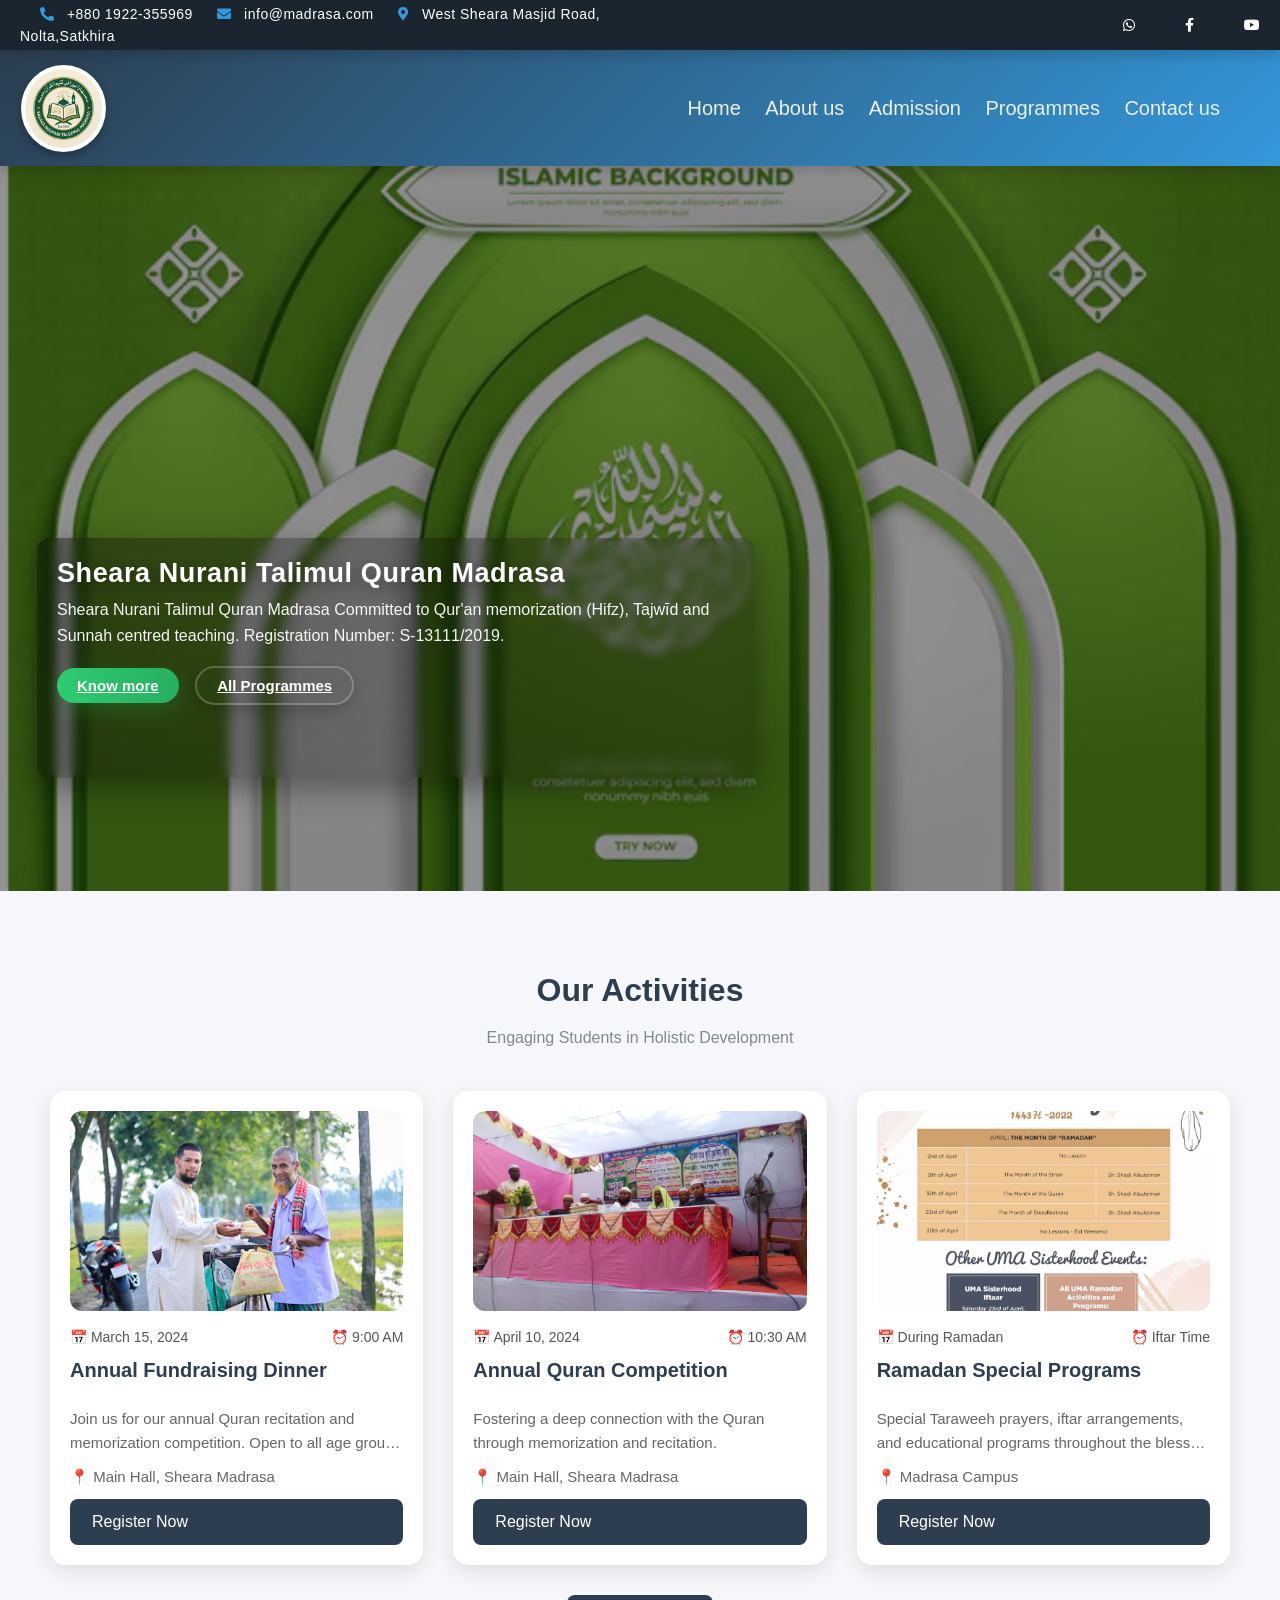
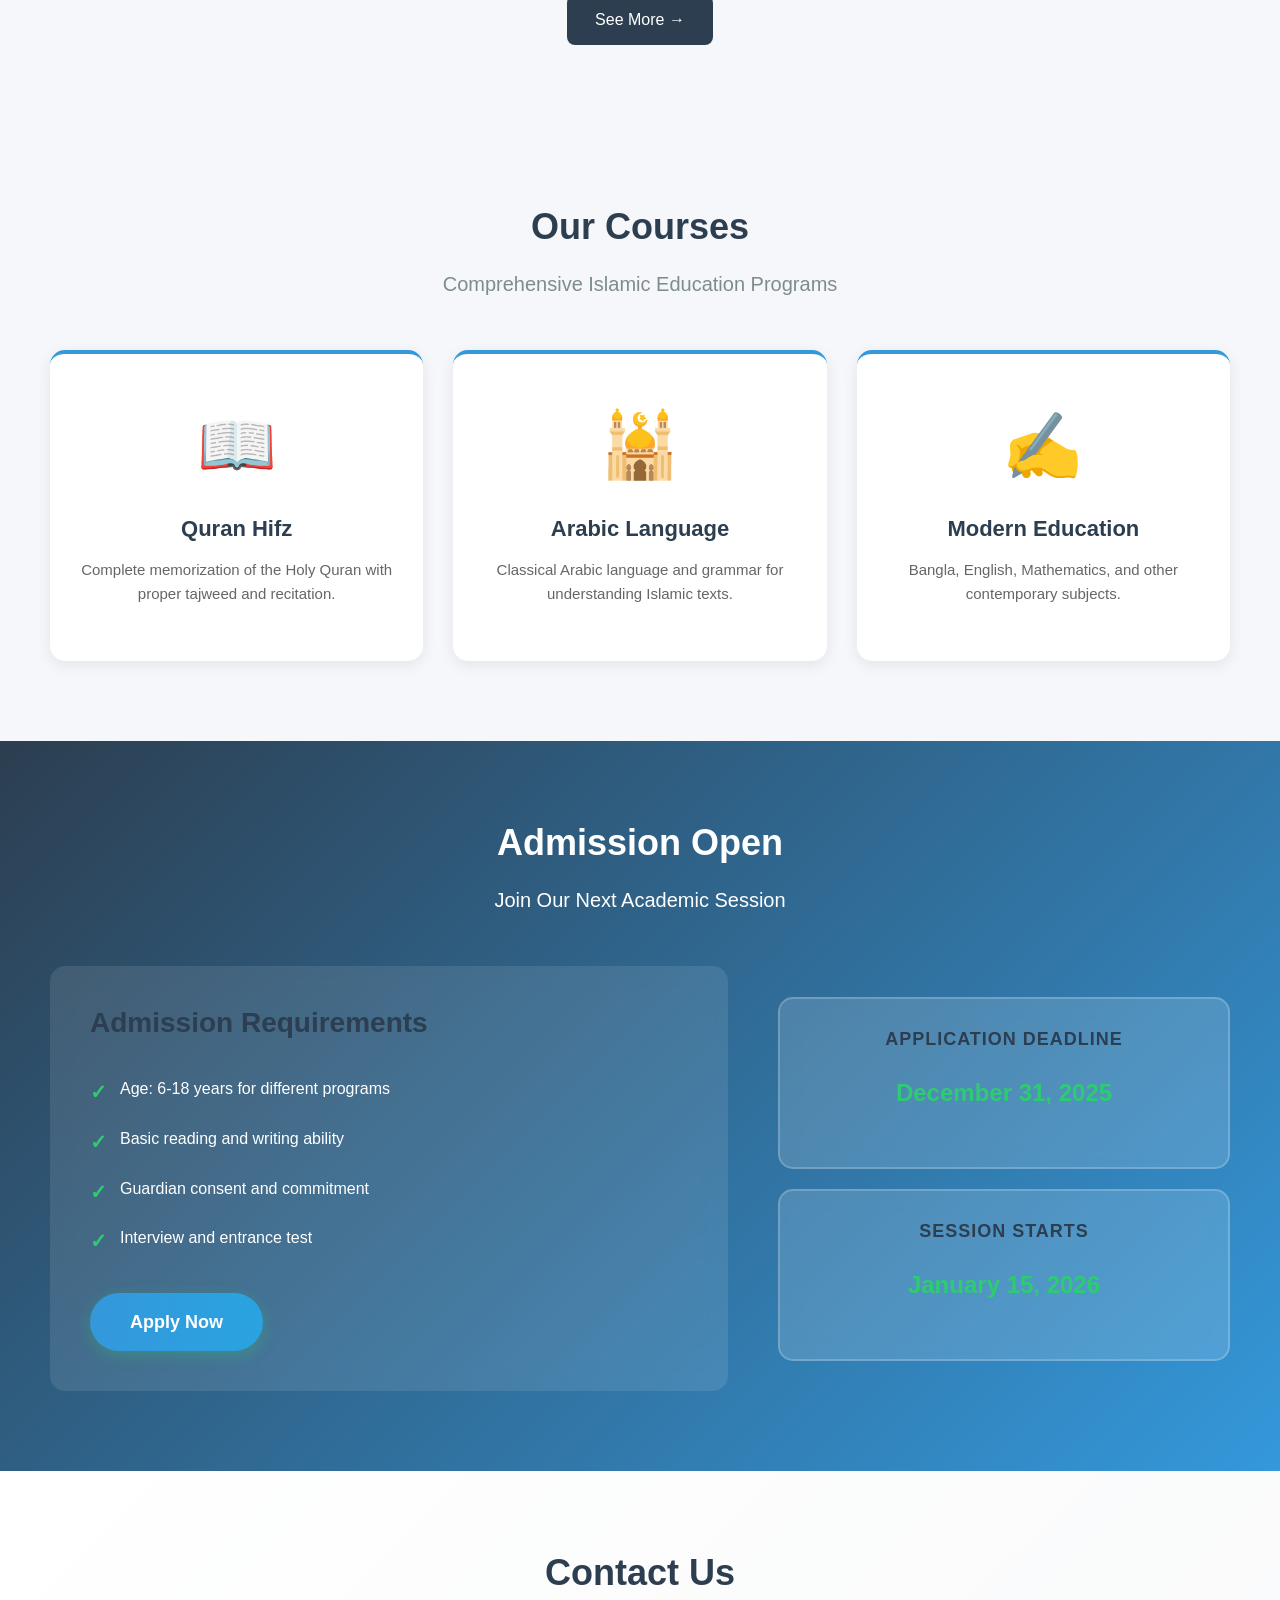
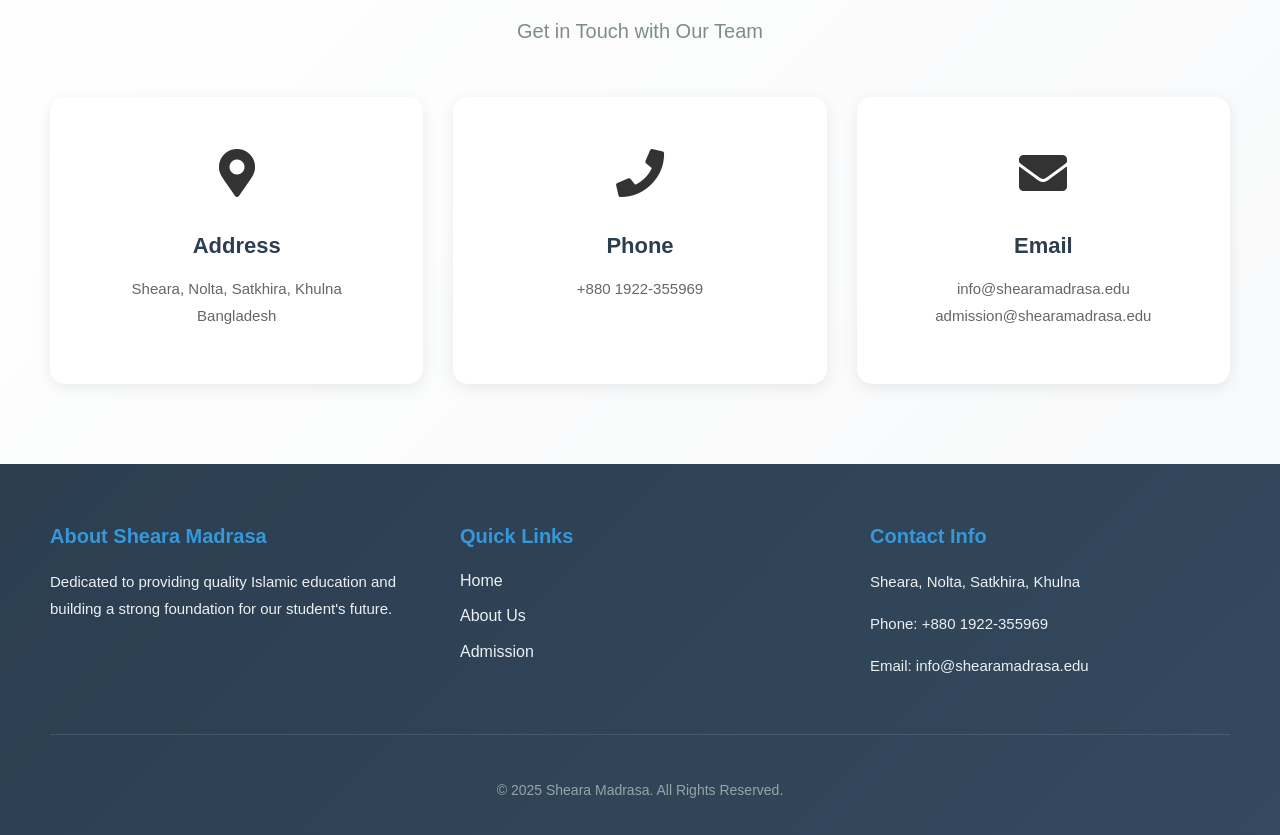
<file: index.html>
<!DOCTYPE html>
<html lang="en">
<head>
    <meta charset="UTF-8">
    <meta name="viewport" content="width=device-width, initial-scale=1.0">
    <title>sheara_madrasa_website</title>
    <meta name="viewport" content="width=device-width, initial-scale=1.0">
    <link rel="stylesheet" href="style.css">
    <!-- Font Awesome -->
    <link rel="stylesheet" href="https://cdnjs.cloudflare.com/ajax/libs/font-awesome/5.15.4/css/all.min.css">

</head>
<body>
    <!-- top header start -->
    <div class="top-header">
            <div class="top-header-left">
            <span><i class="fas fa-phone-alt"></i> +880 1922-355969</span>
            <span><i class="fas fa-envelope"></i> info@madrasa.com</span>
            <span><i class="fas fa-map-marker-alt"></i> West Sheara Masjid Road, Nolta,Satkhira</span>
        </div>
        <div class="top-header-right">
            <a href="#" class="whatsapp"><i class="fab fa-whatsapp"></i></a>
            <a href="#" class="facebook"><i class="fab fa-facebook-f"></i></a>
            <a href="#" class="youtube"><i class="fab fa-youtube"></i></a>
        </div>
    </div>
    
    <!-- header start -->
    <div class="header">
        <div class="left_part">
            <img src="images/sheara_madrasa_logo.jpg" alt="sheara_madrasa_logo">
        </div>
        <div class="right_part">
            <div class="details">
                <a href="index.html"> Home</a>
                <a href="about_us.html"> About us</a>
                <a href="admission.html"> Admission</a>
                <a href="programmes.html"> Programmes</a>
                <a href="contact_us.html"> Contact us</a>
            </div>
        </div>
    </div>
    <!-- header end -->
    <!-- banner start -->

    <div class="banner">
        <img src="images/banner.jpg" alt="banner">
        <div class="banner-text" role="region" aria-label="Affiliated organization">
            <div class="container">
                <h3 class="banner-title"> Sheara Nurani Talimul Quran Madrasa</h3>
                <p class="banner-description">Sheara Nurani Talimul Quran Madrasa Committed to Qur'an memorization (Hifz), Tajwīd and Sunnah centred teaching. Registration Number: S-13111/2019.</p>
                    
                <a href="about_us.html" class="button1" aria-label="Know more about Sheara Madrasa">Know more</a>
                
                <a href="programmes.html" class="button2" aria-label="See all Programmes">All Programmes</a>
            
            </div>
        </div>
    </div>
    <!-- banner end -->

<!--
    <div class="content">
        <section class="about-section">
                <h2 class="section-title">Welcome to Sheara Madrasa</h2>
                <p class="section-subtitle">Providing Quality Islamic Education Since 1990</p>
               
                <div class="about-content">
                    <div class="about-text">
                        <p>Sheara Madrasa is a renowned Islamic educational institution dedicated to nurturing young minds with authentic Islamic knowledge and modern education. Our mission is to create well-rounded individuals who excel in both religious and worldly affairs.</p>
                        <p>We offer comprehensive programs combining traditional Islamic studies with contemporary subjects, ensuring our students are prepared for success in this life and the hereafter.</p>
                    </div>
                    <div class="about-stats">
                        <div class="stat-card">
                            <div class="stat-number">500+</div>
                            <div class="stat-label">Students</div>
                        </div>
                        <div class="stat-card">
                            <div class="stat-number">10+</div>
                            <div class="stat-label">Teachers</div>
                        </div>
                        <div class="stat-card">
                            <div class="stat-number">5+</div>
                            <div class="stat-label">Courses</div>
                        </div>
                    </div>
                </div>
            </div>
        </section>
-->

<!--activities-section-->

<section class="activities-section">
    <div class="container">
        <h2 class="section-title">Our Activities</h2>
        <p class="section-subtitle">Engaging Students in Holistic Development</p>

        <div class="activities-grid">

            <!-- Activity 1 -->
            <div class="activity-card">
                <div class="activity-icon">
                    <img src="images/fundraiser.jpg" alt="Fundraiser Event">
                </div>

                <div class="event-info">
                    <div class="date">📅 March 15, 2024</div>
                    <div class="time">⏰ 9:00 AM</div>
                    
                </div>

                <h3>Annual Fundraising Dinner</h3>
                <p>Join us for our annual Quran recitation and memorization competition. Open to all age groups with attractive prizes.</p>
                <div class="location">📍 Main Hall, Sheara Madrasa</div>
                <a href="#" class="register-btn">Register Now</a>
            </div>

            <!-- Activity 2 -->
            <div class="activity-card">
                <div class="activity-icon">
                    <img src="images/quran-competition.jpg" alt="Quran Recitation">
                </div>

                <div class="event-info">
                    <div class="date">📅 April 10, 2024</div>
                    <div class="time">⏰ 10:30 AM</div>
                    
                </div>

                <h3>Annual Quran Competition</h3>
                <p>Fostering a deep connection with the Quran through memorization and recitation.</p>
                <div class="location">📍 Main Hall, Sheara Madrasa</div>
                <a href="#" class="register-btn">Register Now</a>
            </div>

            <!-- Activity 3 -->
            <div class="activity-card">
                <div class="activity-icon">
                    <img src="images/ramadan.jpg" alt="Ramadan Special Programs">
                </div> 

                <div class="event-info">
                    <div class="date">📅 During Ramadan</div>
                    <div class="time">⏰ Iftar Time</div>
                    
                </div>

                <h3>Ramadan Special Programs</h3>
                <p>Special Taraweeh prayers, iftar arrangements, and educational programs throughout the blessed month</p>
                <div class="location">📍 Madrasa Campus</div>
                <a href="#" class="register-btn">Register Now</a>
            </div>

        </div>

        <!-- See more button -->
        <div class="see-more">
            <a href="programmes.html" class="see-more-btn">See More →</a>
        </div>

    </div>
</section>


<!--activities-section-->

        <!-- Courses Section -->
        <section class="courses-section">
            <div class="container">
                <h2 class="section-title">Our Courses</h2>
                <p class="section-subtitle">Comprehensive Islamic Education Programs</p>
                <div class="courses-grid">
                    <div class="course-card">
                        <div class="course-icon">📖</div>
                        <h3>Quran Hifz</h3>
                        <p>Complete memorization of the Holy Quran with proper tajweed and recitation.</p>
                    </div>
                   
                    <div class="course-card">
                        <div class="course-icon">🕌</div>
                        <h3>Arabic Language</h3>
                        <p>Classical Arabic language and grammar for understanding Islamic texts.</p>
                    </div>
                    <div class="course-card">
                        <div class="course-icon">✍️</div>
                        <h3>Modern Education</h3>
                        <p>Bangla, English, Mathematics, and other contemporary subjects.</p>
                    </div>
                </div>
            </div>
        </section>

        <!-- Admission Section -->
        <section class="admission-section">
            <div class="container">
                <h2 class="section-title">Admission Open</h2>
                <p class="section-subtitle">Join Our Next Academic Session</p>
                <div class="admission-content">
                    <div class="admission-info">
                        <h3>Admission Requirements</h3>
                        <ul>
                            <li>Age: 6-18 years for different programs</li>
                            <li>Basic reading and writing ability</li>
                            <li>Guardian consent and commitment</li>
                            <li>Interview and entrance test</li>
                        </ul>
                        <a href="#" class="btn-primary">Apply Now</a>
                    </div>
                    <div class="admission-dates">
                        <div class="date-card">
                            <h4>Application Deadline</h4>
                            <p class="date">December 31, 2025</p>
                        </div>
                        <div class="date-card">
                            <h4>Session Starts</h4>
                            <p class="date">January 15, 2026</p>
                        </div>
                    </div>
                </div>
            </div>
        </section>

        <!-- Contact Section -->
        <section class="contact-section">
            <div class="container">
                <h2 class="section-title">Contact Us</h2>
                <p class="section-subtitle">Get in Touch with Our Team</p>
                <div class="contact-grid">
                    <div class="contact-card">
                        <div class="contact-icon"><i class="fas fa-map-marker-alt" aria-hidden="true"></i></div>
                        <h3>Address</h3>
                        <p>Sheara, Nolta, Satkhira, Khulna<br>Bangladesh</p>
                    </div>
                    <div class="contact-card">
                        <div class="contact-icon"><i class="fas fa-phone" aria-hidden="true"></i></div>
                        <h3>Phone</h3> 
                        <p>+880 1922-355969</p>
                    </div>
                    <div class="contact-card">
                        <div class="contact-icon"><i class="fas fa-envelope" aria-hidden="true"></i></div>
                        <h3>Email</h3>
                        <p>info@shearamadrasa.edu<br>admission@shearamadrasa.edu</p>
                    </div>
                </div>
            </div>
        </section>
    </div>
    <!-- content end -->

    <!-- footer start -->
    <footer class="footer">
        <div class="container">
            <div class="footer-content">
                <div class="footer-col">
                    <h4>About Sheara Madrasa</h4>
                    <p>Dedicated to providing quality Islamic education and building a strong foundation for our student's future.</p>
                </div>
                <div class="footer-col">
                    <h4>Quick Links</h4>
                    <ul>
                        <li><a href="index.html">Home</a></li>
                        <li><a href="about_us.html">About Us</a></li>
                        <!-- All Department link removed per request -->
                        <li><a href="admission.html">Admission</a></li>
                    </ul>
                </div>
                <div class="footer-col">
                    <h4>Contact Info</h4>
                    <p>Sheara, Nolta, Satkhira, Khulna</p>
                    <p>Phone: +880 1922-355969</p>
                    <p>Email: info@shearamadrasa.edu</p>
                </div>
            </div>
            <div class="footer-bottom">
                <p>&copy; 2025 Sheara Madrasa. All Rights Reserved.</p>
            </div>
        </div>
    </footer>
    <!-- footer end --> 
    
</body>
</html>
</file>
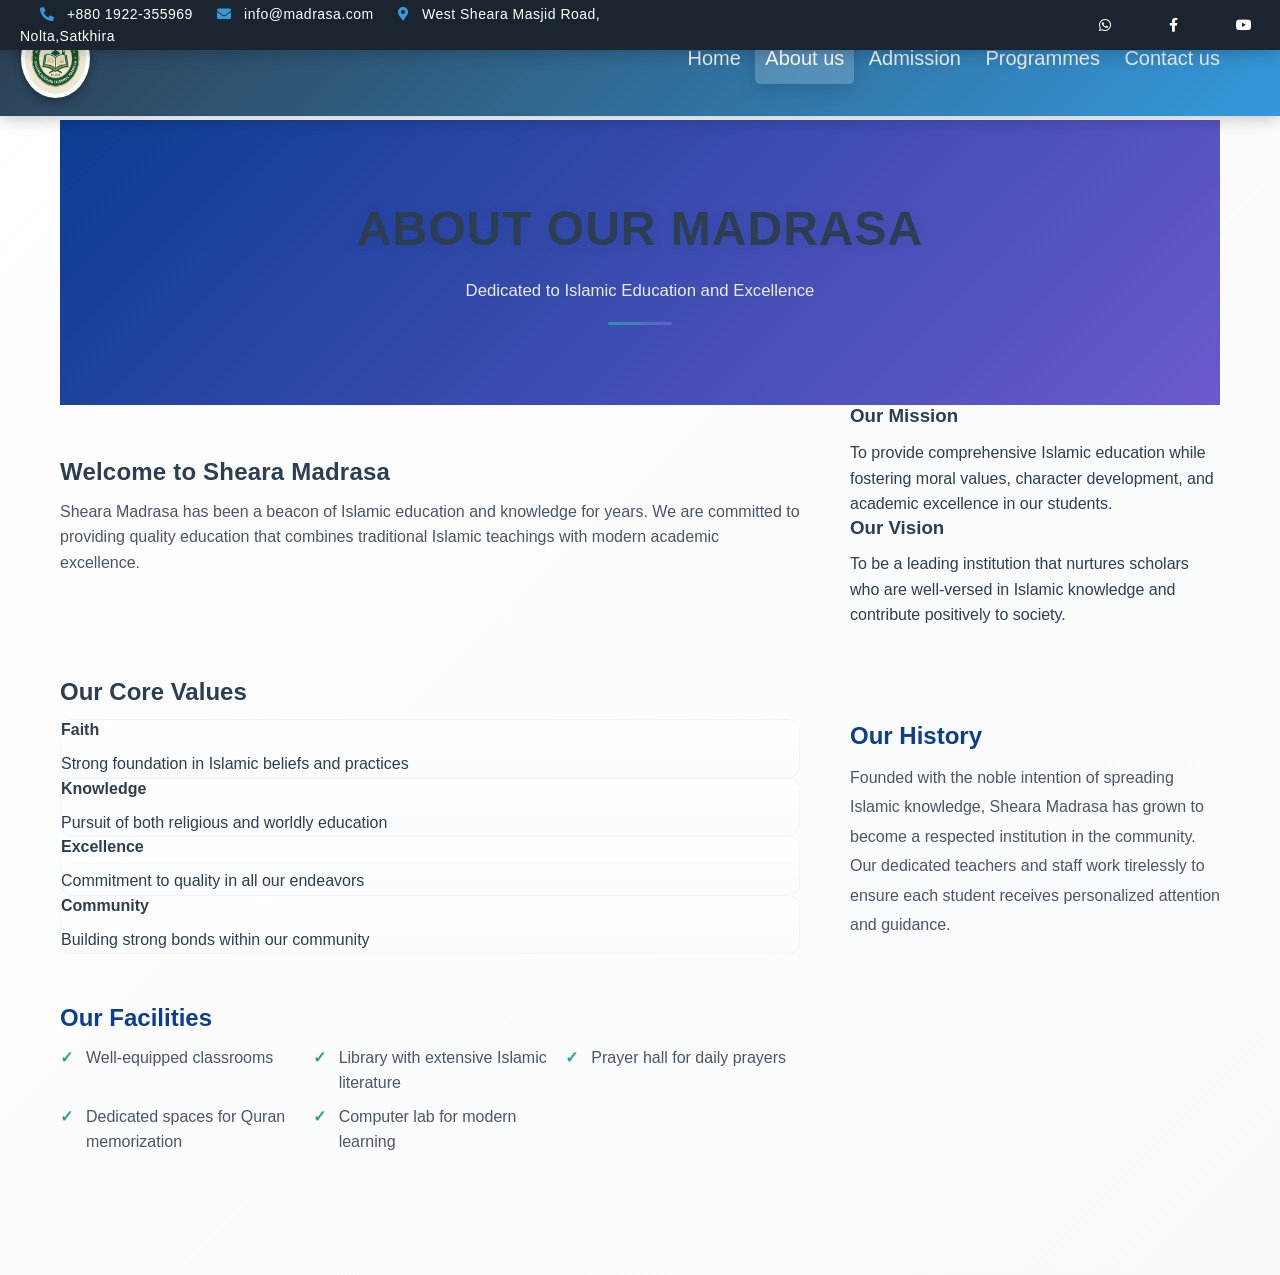
<file: about_us.html>
<!DOCTYPE html>
<html lang="en">
<head>
    <meta charset="UTF-8">
    <meta name="viewport" content="width=device-width, initial-scale=1.0">
    <title>sheara_madrasa_website</title>
    <link rel="stylesheet" href="style.css">
    <link rel="stylesheet" href="about_us.css">
    <link rel="stylesheet" href="https://cdnjs.cloudflare.com/ajax/libs/font-awesome/5.15.4/css/all.min.css">
</head>
<body>

     <!-- top header start -->
    <div class="top-header">
        <div class="top-header-left">
            <span><i class="fas fa-phone-alt"></i> +880 1922-355969</span>
            <span><i class="fas fa-envelope"></i> info@madrasa.com</span>
            <span><i class="fas fa-map-marker-alt"></i> West Sheara Masjid Road, Nolta,Satkhira</span>
        </div>

        <div class="top-header-right">
            <a href="#" class="whatsapp"><i class="fab fa-whatsapp"></i></a>
            <a href="#" class="facebook"><i class="fab fa-facebook-f"></i></a>
            <a href="#" class="youtube"><i class="fab fa-youtube"></i></a>
        </div>
    </div>
    <!-- top header end -->

    <!-- header start -->
    <div class="header">
        <div class="left_part">
            <img src="images/sheara_madrasa_logo.jpg" alt="sheara_madrasa_logo">
        </div>
        <div class="right_part">
            <div class="details">
                <a href="index.html"> Home</a>
                <a href="about_us.html" class="active"> About us</a>
                <a href="admission.html"> Admission</a>
                <!-- All Courses link removed per request -->
                    <a href="programmes.html"> Programmes</a>
                <a href="contact_us.html"> Contact us</a>
            </div>
        </div>
    </div>
    <!-- header end -->

    <!-- About Us Section -->
    <section class="about-section">
        <div class="container">
            <div class="about-header">
                <h1>About Our Madrasa</h1>
                <p class="subtitle">Dedicated to Islamic Education and Excellence</p>
            </div>

            <div class="about-content">
                <div class="about-intro">
                    <h2>Welcome to Sheara Madrasa</h2>
                    <p>Sheara Madrasa has been a beacon of Islamic education and knowledge for years. We are committed to providing quality education that combines traditional Islamic teachings with modern academic excellence.</p>
                </div>

                <div class="mission-vision">
                    <div class="mission-box">
                        <h3>Our Mission</h3>
                        <p>To provide comprehensive Islamic education while fostering moral values, character development, and academic excellence in our students.</p>
                    </div>
                    <div class="vision-box">
                        <h3>Our Vision</h3>
                        <p>To be a leading institution that nurtures scholars who are well-versed in Islamic knowledge and contribute positively to society.</p>
                    </div>
                </div>

                <div class="values-section">
                    <h2>Our Core Values</h2>
                    <div class="values-grid">
                        <div class="value-item">
                            <h4>Faith</h4>
                            <p>Strong foundation in Islamic beliefs and practices</p>
                        </div>
                        <div class="value-item">
                            <h4>Knowledge</h4>
                            <p>Pursuit of both religious and worldly education</p>
                        </div>
                        <div class="value-item">
                            <h4>Excellence</h4>
                            <p>Commitment to quality in all our endeavors</p>
                        </div>
                        <div class="value-item">
                            <h4>Community</h4>
                            <p>Building strong bonds within our community</p>
                        </div>
                    </div>
                </div>

                <div class="history-section">
                    <h2>Our History</h2>
                    <p>Founded with the noble intention of spreading Islamic knowledge, Sheara Madrasa has grown to become a respected institution in the community. Our dedicated teachers and staff work tirelessly to ensure each student receives personalized attention and guidance.</p>
                </div>

                <div class="facilities-section">
                    <h2>Our Facilities</h2>
                    <ul>
                        <li>Well-equipped classrooms</li>
                        <li>Library with extensive Islamic literature</li>
                        <li>Prayer hall for daily prayers</li>
                        <li>Dedicated spaces for Quran memorization</li>
                        <li>Computer lab for modern learning</li>
                    </ul>
                </div>
            </div>
        </div>
    </section>



</body>
</html>
</file>
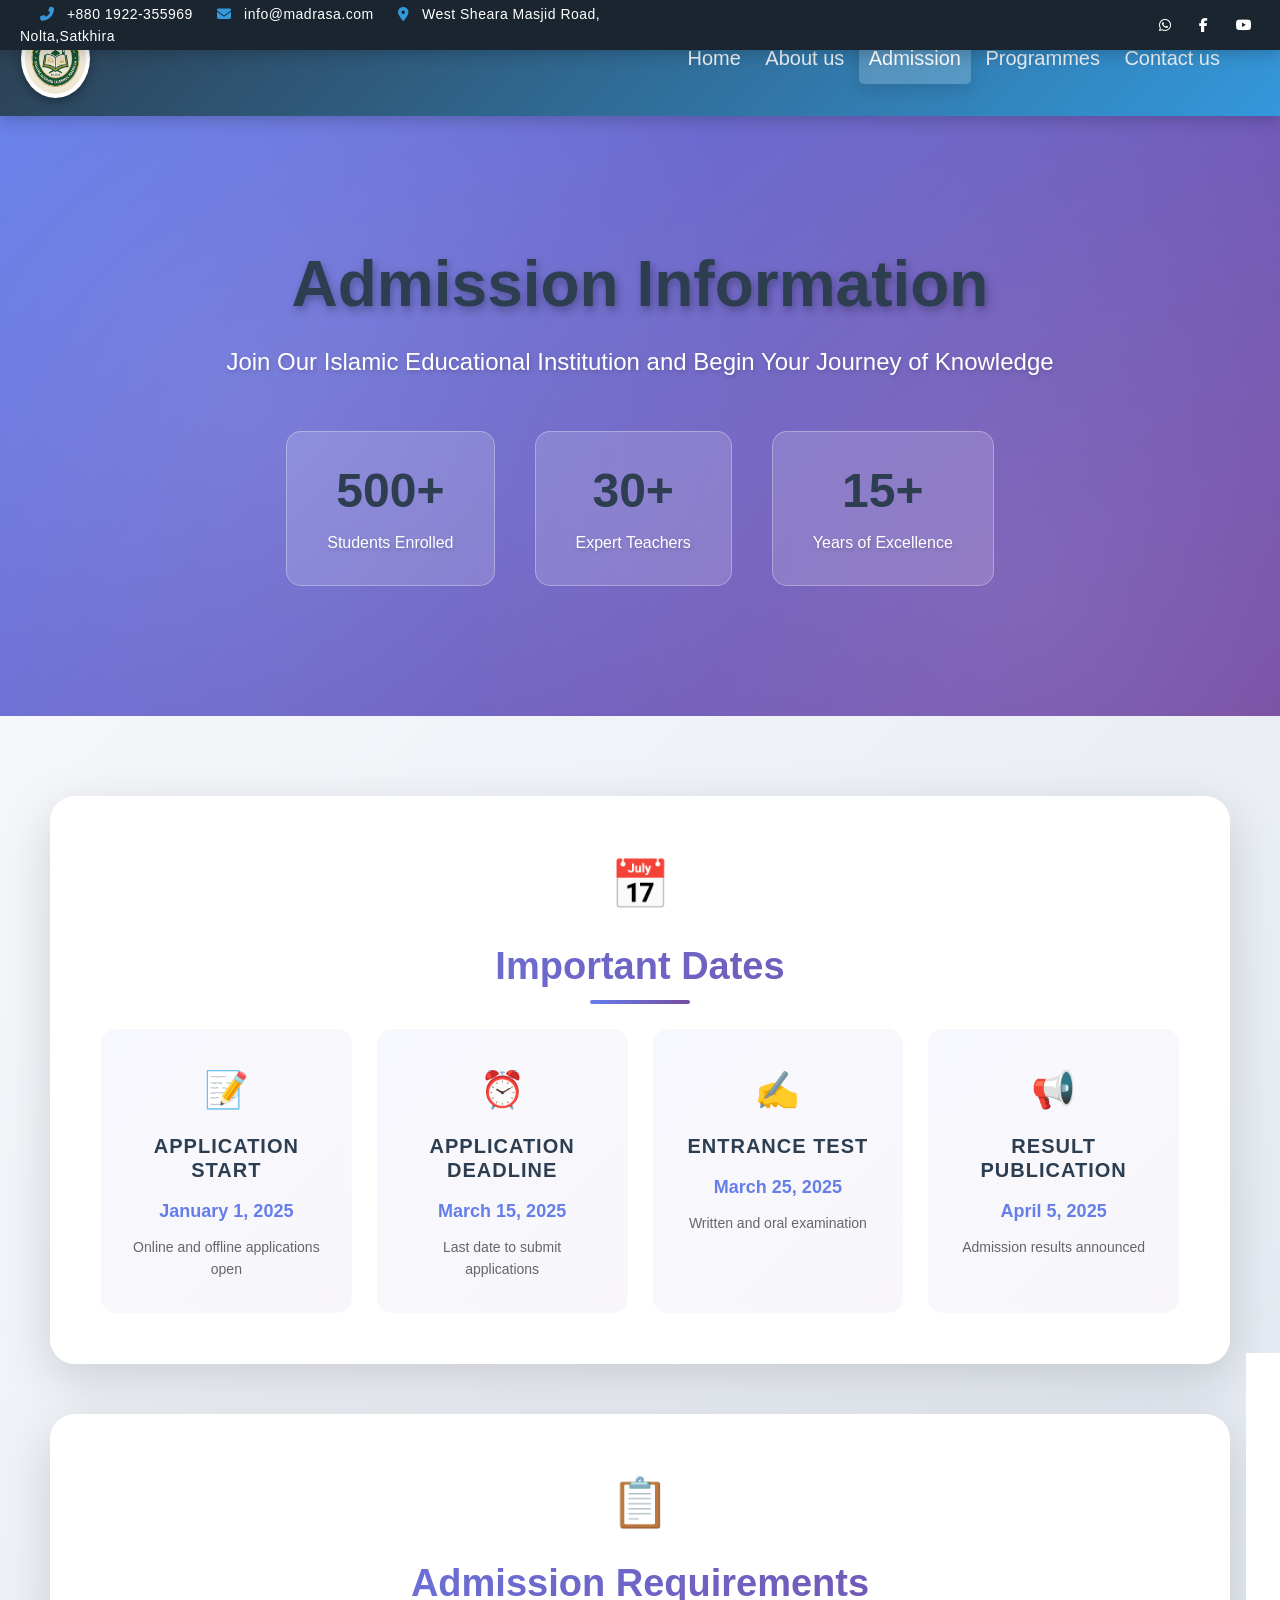
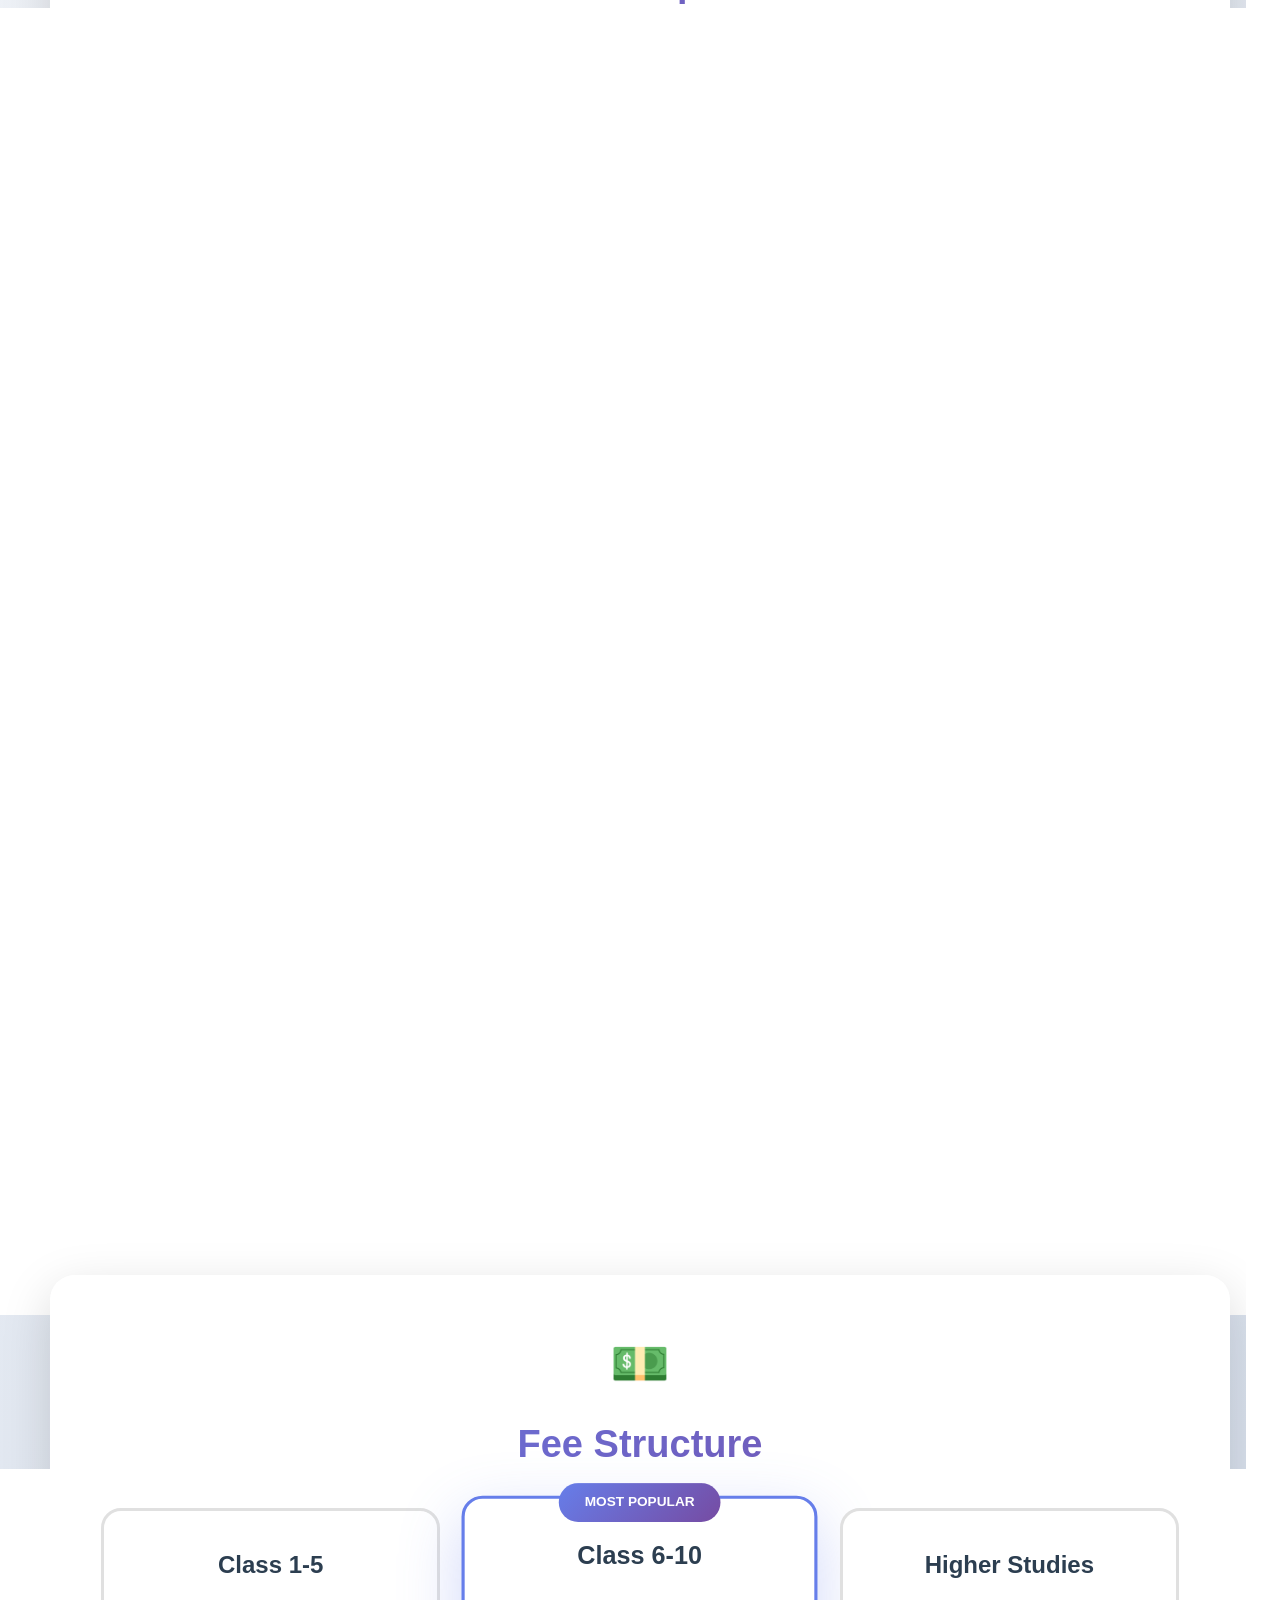
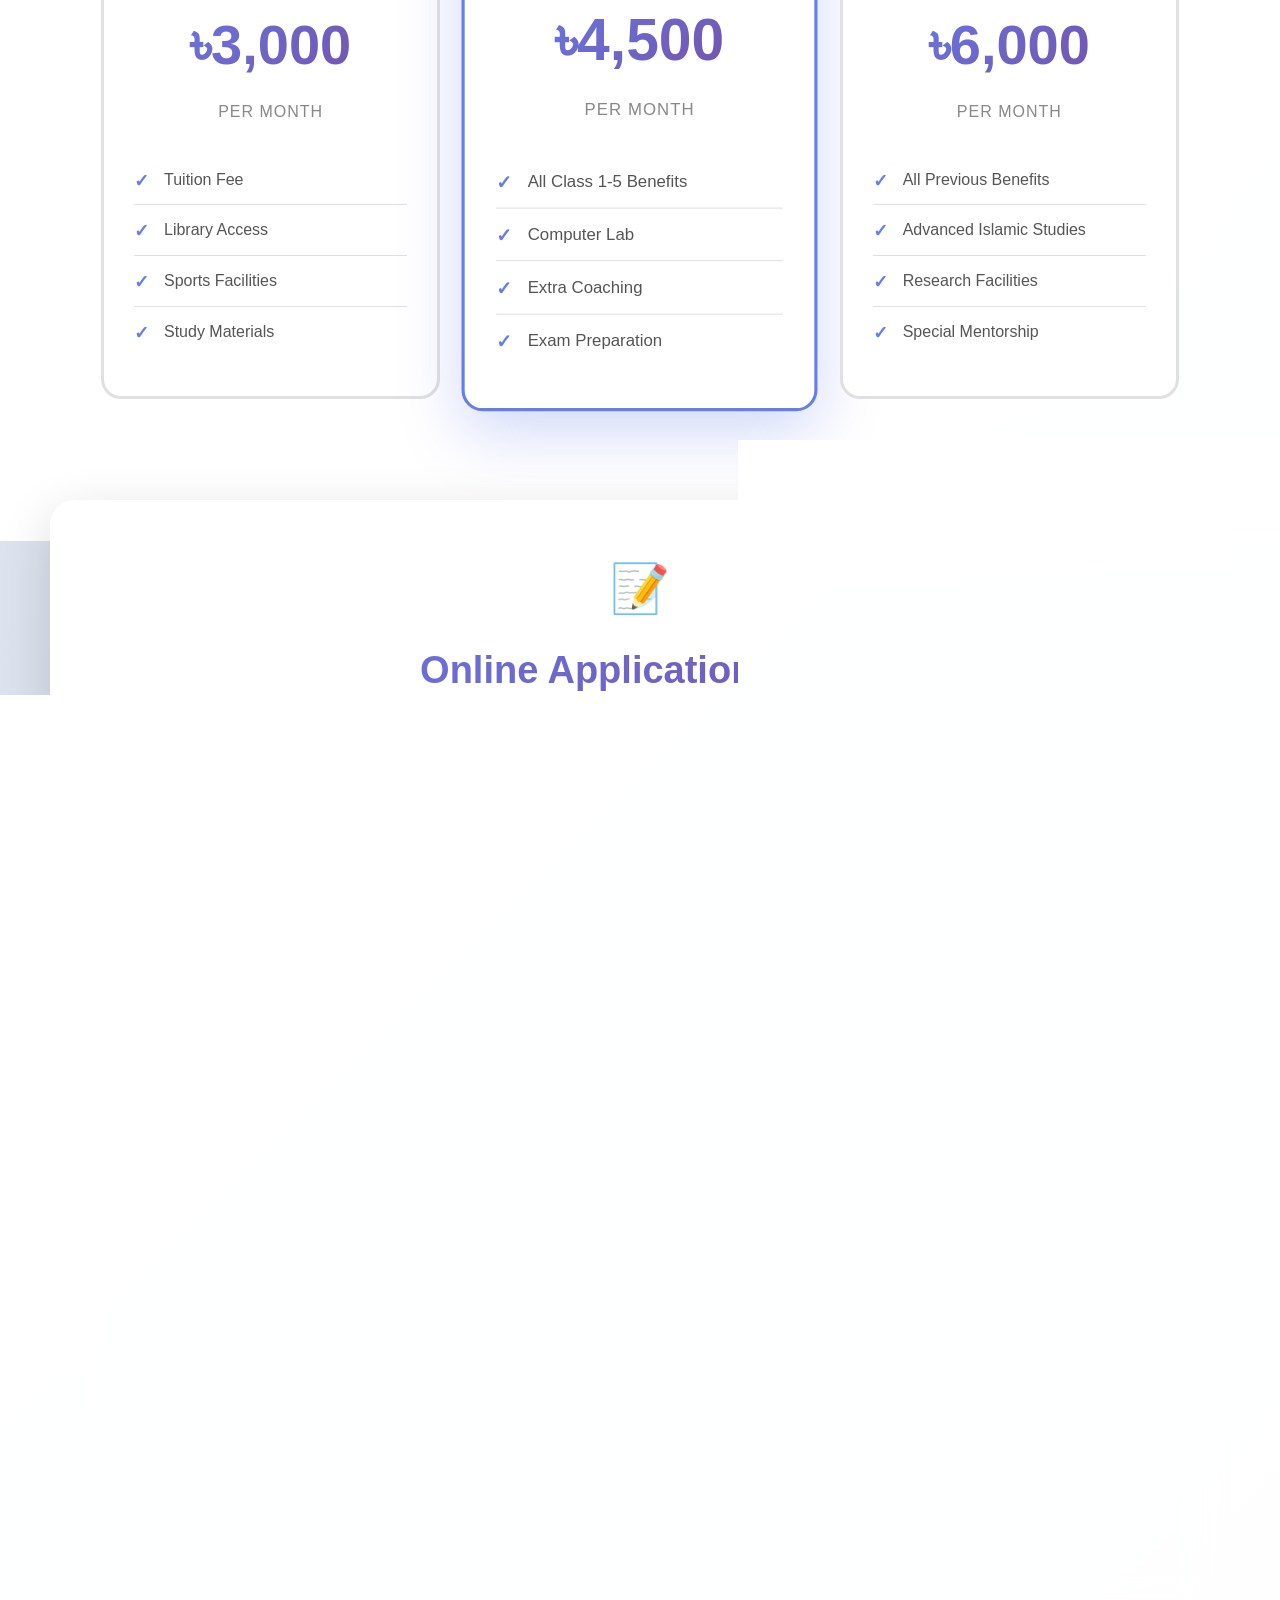
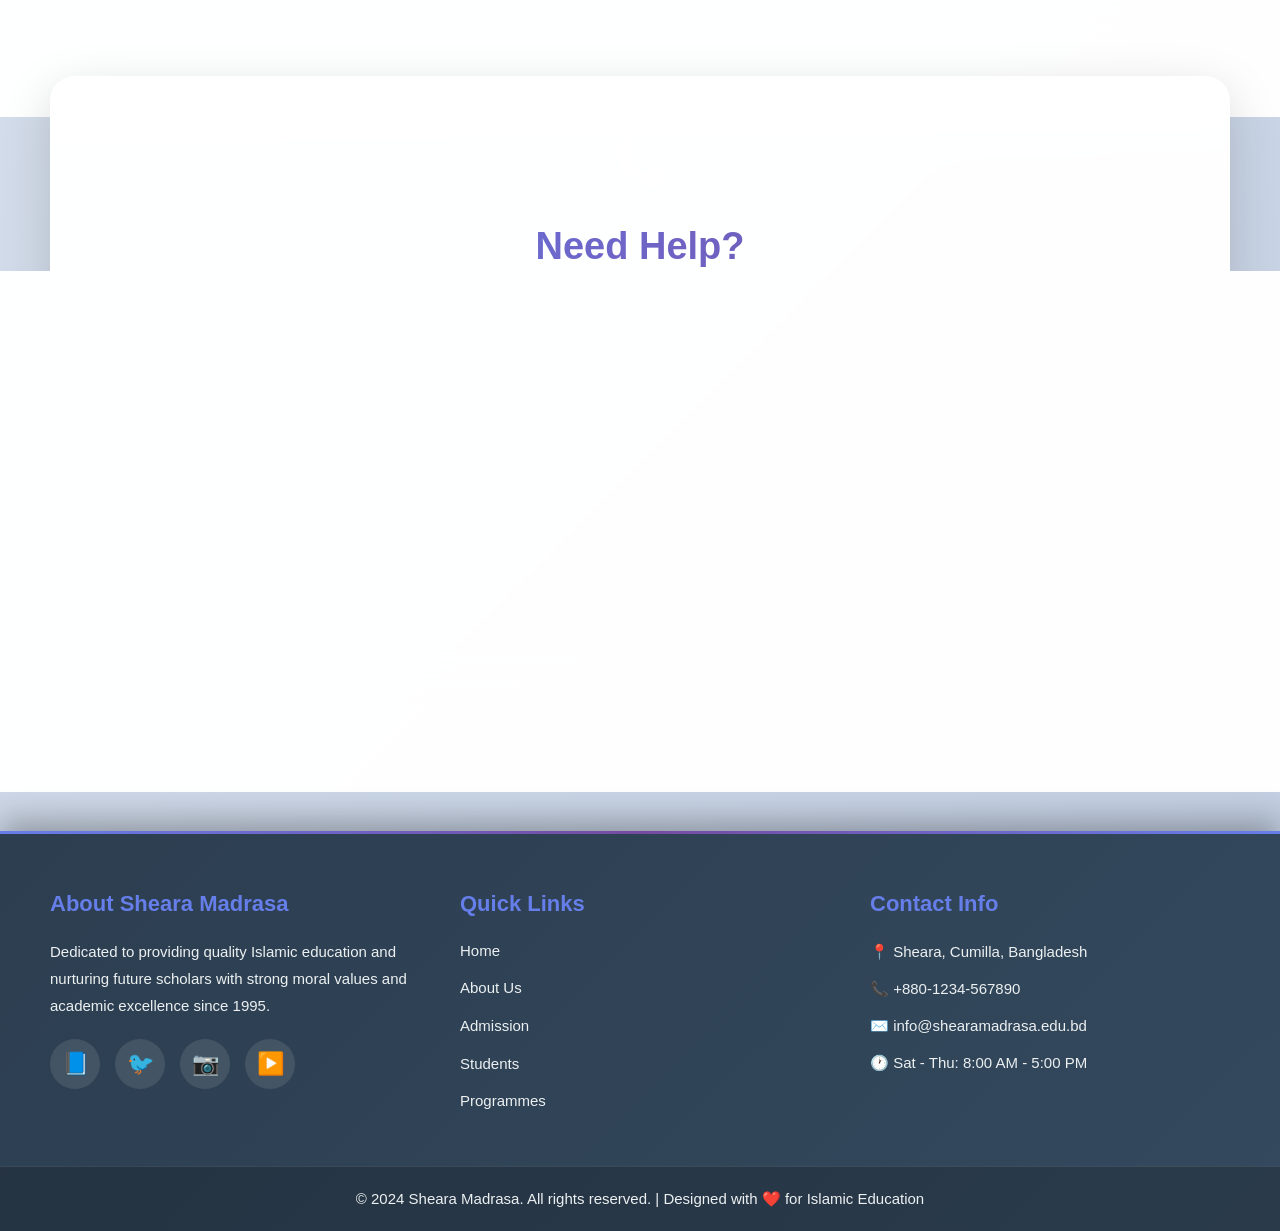
<file: admission.html>
<!DOCTYPE html>
<html lang="en">
<head>
    <meta charset="UTF-8">
    <meta name="viewport" content="width=device-width, initial-scale=1.0">
    <title>Admission - Sheara Madrasa</title>
    <link rel="stylesheet" href="style.css">
    <!-- Font Awesome -->
    <link rel="stylesheet" href="https://cdnjs.cloudflare.com/ajax/libs/font-awesome/6.4.0/css/all.min.css">
    <link rel="stylesheet" href="about_us.css">
    <link rel="stylesheet" href="admission.css">
</head>
<body>
     <!-- top header start -->
    <div class="top-header">
            <div class="top-header-left">
            <span><i class="fas fa-phone-alt"></i> +880 1922-355969</span>
            <span><i class="fas fa-envelope"></i> info@madrasa.com</span>
            <span><i class="fas fa-map-marker-alt"></i> West Sheara Masjid Road, Nolta,Satkhira</span>
        </div>
        <div class="top-header-right">
            <a href="#" class="whatsapp"><i class="fab fa-whatsapp"></i></a>
            <a href="#" class="facebook"><i class="fab fa-facebook-f"></i></a>
            <a href="#" class="youtube"><i class="fab fa-youtube"></i></a>
        </div>
    </div>
    <!-- header start -->
    <div class="header">
        <div class="left_part">
            <img src="images/sheara_madrasa_logo.jpg" alt="sheara_madrasa_logo">
        </div>
        <div class="right_part">
            <div class="details">
                <a href="index.html"> Home</a>
                <a href="about_us.html"> About us</a>
                <a href="admission.html" class="active"> Admission</a>
                <!-- All Department link removed per request -->
                <a href="programmes.html"> Programmes</a>
                <a href="contact_us.html"> Contact us</a>
            </div>
        </div>
    </div>
    <!-- header end -->

    <!-- Main Content -->
    <main>
        <!-- admission banner -->
        <div class="admission-banner">
            <div class="banner-overlay"></div>
            <div class="banner-content">
                <h1>Admission Information</h1>
                <p>Join Our Islamic Educational Institution and Begin Your Journey of Knowledge</p>
                <div class="banner-stats">
                    <div class="stat-box">
                        <h3>500+</h3>
                        <p>Students Enrolled</p>
                    </div>
                    <div class="stat-box">
                        <h3>30+</h3>
                        <p>Expert Teachers</p>
                    </div>
                    <div class="stat-box">
                        <h3>15+</h3>
                        <p>Years of Excellence</p>
                    </div>
                </div>
            </div>
        </div>

        <!-- admission content -->
        <div class="admission-container">
            <!-- Important Dates -->
            <section class="admission-section important-dates">
                <div class="section-icon">📅</div>
                <h2>Important Dates</h2>
                <div class="dates-grid">
                    <div class="date-card">
                        <div class="date-icon">📝</div>
                        <h4>Application Start</h4>
                        <p class="date">January 1, 2025</p>
                        <p class="description">Online and offline applications open</p>
                    </div>
                    <div class="date-card">
                        <div class="date-icon">⏰</div>
                        <h4>Application Deadline</h4>
                        <p class="date">March 15, 2025</p>
                        <p class="description">Last date to submit applications</p>
                    </div>
                    <div class="date-card">
                        <div class="date-icon">✍️</div>
                        <h4>Entrance Test</h4>
                        <p class="date">March 25, 2025</p>
                        <p class="description">Written and oral examination</p>
                    </div>
                    <div class="date-card">
                        <div class="date-icon">📢</div>
                        <h4>Result Publication</h4>
                        <p class="date">April 5, 2025</p>
                        <p class="description">Admission results announced</p>
                    </div>
                </div>
            </section>

            <!-- admission requirements -->
            <section class="admission-section requirements-section">
                <div class="section-icon">📋</div>
                <h2>Admission Requirements</h2>
                <div class="requirements-grid">
                    <div class="requirement-card">
                        <div class="req-icon">📄</div>
                        <h4>Birth Certificate</h4>
                        <p>Original and 2 photocopies</p>
                    </div>
                    <div class="requirement-card">
                        <div class="req-icon">📚</div>
                        <h4>Academic Records</h4>
                        <p>Previous year marksheets</p>
                    </div>
                    <div class="requirement-card">
                        <div class="req-icon">📸</div>
                        <h4>Photographs</h4>
                        <p>4 passport size photos</p>
                    </div>
                    <div class="requirement-card">
                        <div class="req-icon">🆔</div>
                        <h4>Guardian's NID</h4>
                        <p>Photocopy of National ID</p>
                    </div>
                    <div class="requirement-card">
                        <div class="req-icon">🏥</div>
                        <h4>Medical Certificate</h4>
                        <p>Health fitness certificate</p>
                    </div>
                    <div class="requirement-card">
                        <div class="req-icon">💰</div>
                        <h4>Application Fee</h4>
                        <p>500 BDT (Non-refundable)</p>
                    </div>
                </div>
            </section>

            <!-- admission process -->
            <section class="admission-section process-section">
                <div class="section-icon">🔄</div>
                <h2>Admission Process</h2>
                <p class="section-subtitle">Follow these simple steps to complete your admission</p>
                <div class="process-steps">
                    <div class="step">
                        <div class="step-number">1</div>
                        <div class="step-content">
                            <h3>Fill Application Form</h3>
                            <p>Complete the online or offline application form with accurate information</p>
                        </div>
                        <div class="step-arrow">→</div>
                    </div>
                    <div class="step">
                        <div class="step-number">2</div>
                        <div class="step-content">
                            <h3>Submit Documents</h3>
                            <p>Provide all required documents and pay the application fee</p>
                        </div>
                        <div class="step-arrow">→</div>
                    </div>
                    <div class="step">
                        <div class="step-number">3</div>
                        <div class="step-content">
                            <h3>Entrance Test</h3>
                            <p>Attend the written and oral admission test on the scheduled date</p>
                        </div>
                        <div class="step-arrow">→</div>
                    </div>
                    <div class="step">
                        <div class="step-number">4</div>
                        <div class="step-content">
                            <h3>Interview & Enrollment</h3>
                            <p>Personal interview with guardians followed by final enrollment</p>
                        </div>
                    </div>
                </div>
            </section>

            <!-- Fee Structure -->
            <section class="admission-section fee-section">
                <div class="section-icon">💵</div>
                <h2>Fee Structure</h2>
                <div class="fee-grid">
                    <div class="fee-card">
                        <h4>Class 1-5</h4>
                        <div class="fee-amount">৳3,000</div>
                        <p class="fee-period">Per Month</p>
                        <ul class="fee-details">
                            <li>Tuition Fee</li>
                            <li>Library Access</li>
                            <li>Sports Facilities</li>
                            <li>Study Materials</li>
                        </ul>
                    </div>
                    <div class="fee-card featured">
                        <div class="popular-badge">Most Popular</div>
                        <h4>Class 6-10</h4>
                        <div class="fee-amount">৳4,500</div>
                        <p class="fee-period">Per Month</p>
                        <ul class="fee-details">
                            <li>All Class 1-5 Benefits</li>
                            <li>Computer Lab</li>
                            <li>Extra Coaching</li>
                            <li>Exam Preparation</li>
                        </ul>
                    </div>
                    <div class="fee-card">
                        <h4>Higher Studies</h4>
                        <div class="fee-amount">৳6,000</div>
                        <p class="fee-period">Per Month</p>
                        <ul class="fee-details">
                            <li>All Previous Benefits</li>
                            <li>Advanced Islamic Studies</li>
                            <li>Research Facilities</li>
                            <li>Special Mentorship</li>
                        </ul>
                    </div>
                </div>
            </section>

            <!-- application form -->
            <section class="admission-section form-section">
                <div class="section-icon">📝</div>
                <h2>Online Application Form</h2>
                <p class="section-subtitle">Fill out the form below to start your admission process</p>
                <form class="admission-form">
                <div class="form-row">
                    <div class="form-group">
                        <label>Student Name (English)*</label>
                        <input type="text" required>
                    </div>
                    <div class="form-group">
                        <label>Student Name (Bangla)*</label>
                        <input type="text" required>
                    </div>
                </div>
                
                <div class="form-row">
                    <div class="form-group">
                        <label>Date of Birth*</label>
                        <input type="date" required>
                    </div>
                    <div class="form-group">
                        <label>Gender*</label>
                        <select required>
                            <option value="">Select</option>
                            <option value="male">Male</option>
                            <option value="female">Female</option>
                        </select>
                    </div>
                </div>

                <div class="form-row">
                    <div class="form-group">
                        <label>Father's Name*</label>
                        <input type="text" required>
                    </div>
                    <div class="form-group">
                        <label>Mother's Name*</label>
                        <input type="text" required>
                    </div>
                </div>

                <div class="form-row">
                    <div class="form-group">
                        <label>Contact Number*</label>
                        <input type="tel" required>
                    </div>
                    <div class="form-group">
                        <label>Email</label>
                        <input type="email">
                    </div>
                </div>

                <div class="form-group">
                    <label>Present Address*</label>
                    <textarea rows="3" required></textarea>
                </div>

                <div class="form-group">
                    <label>Class/Department*</label>
                    <select required>
                        <option value="">Select Class</option>
                        <option value="class1">Class 1</option>
                        <option value="class2">Class 2</option>
                        <option value="class3">Class 3</option>
                        <option value="class4">Class 4</option>
                        <option value="class5">Class 5</option>
                    </select>
                </div>

                    <button type="submit" class="submit-btn">
                        <span>Submit Application</span>
                        <svg width="20" height="20" viewBox="0 0 24 24" fill="none" stroke="currentColor" stroke-width="2">
                            <path d="M5 12h14M12 5l7 7-7 7"/>
                        </svg>
                    </button>
                </form>
            </section>

            <!-- Contact Info -->
            <section class="admission-section contact-info-section">
                <div class="section-icon"><i class="fas fa-phone" aria-hidden="true"></i></div>
                <h2>Need Help?</h2>
                <p class="section-subtitle">Contact our admission office for any queries</p>
                <div class="contact-cards">
                    <div class="contact-card">
                        <div class="contact-icon"><i class="fas fa-phone" aria-hidden="true"></i></div>
                        <h4>Phone</h4>
                        <p>+880-1234-567891</p>
                        <p>Sat - Thu: 9 AM - 5 PM</p>
                    </div>
                    <div class="contact-card">
                        <div class="contact-icon"><i class="fas fa-envelope" aria-hidden="true"></i></div>
                        <h4>Email</h4>
                        <p>admission@shearamadrasa.edu.bd</p>
                        <p>Response within 24 hours</p>
                    </div>
                    <div class="contact-card">
                        <div class="contact-icon"><i class="fas fa-map-marker-alt" aria-hidden="true"></i></div>
                        <h4>Visit Us</h4>
                        <p>Sheara Madrasa Complex</p>
                        <p>Sheara, Cumilla, Bangladesh</p>
                    </div>
                </div>
            </section>
        </div>
    </main>

    <!-- footer -->
    <footer>
        <div class="footer-content">
            <div class="footer-section">
                <h3>About Sheara Madrasa</h3>
                <p>Dedicated to providing quality Islamic education and nurturing future scholars with strong moral values and academic excellence since 1995.</p>
                <div class="social-links">
                    <a href="#" class="social-icon">📘</a>
                    <a href="#" class="social-icon">🐦</a>
                    <a href="#" class="social-icon">📷</a>
                    <a href="#" class="social-icon">▶️</a>
                </div>
            </div>
            <div class="footer-section">
                <h3>Quick Links</h3>
                <ul>
                    <li><a href="index.html">Home</a></li>
                    <li><a href="about_us.html">About Us</a></li>
                    <li><a href="admission.html">Admission</a></li>
                    <!-- Departments link removed per request -->
                    <li><a href="students_profile.html">Students</a></li>
                    <li><a href="programmes.html">Programmes</a></li>
                </ul>
            </div>
            <div class="footer-section">
                <h3>Contact Info</h3>
                <p>📍 Sheara, Cumilla, Bangladesh</p>
                <p>📞 +880-1234-567890</p>
                <p>✉️ info@shearamadrasa.edu.bd</p>
                <p>🕐 Sat - Thu: 8:00 AM - 5:00 PM</p>
            </div>
        </div>
        <div class="footer-bottom">
            <p>© 2024 Sheara Madrasa. All rights reserved. | Designed with ❤️ for Islamic Education</p>
        </div>
    </footer>

</body>
</html>
</file>
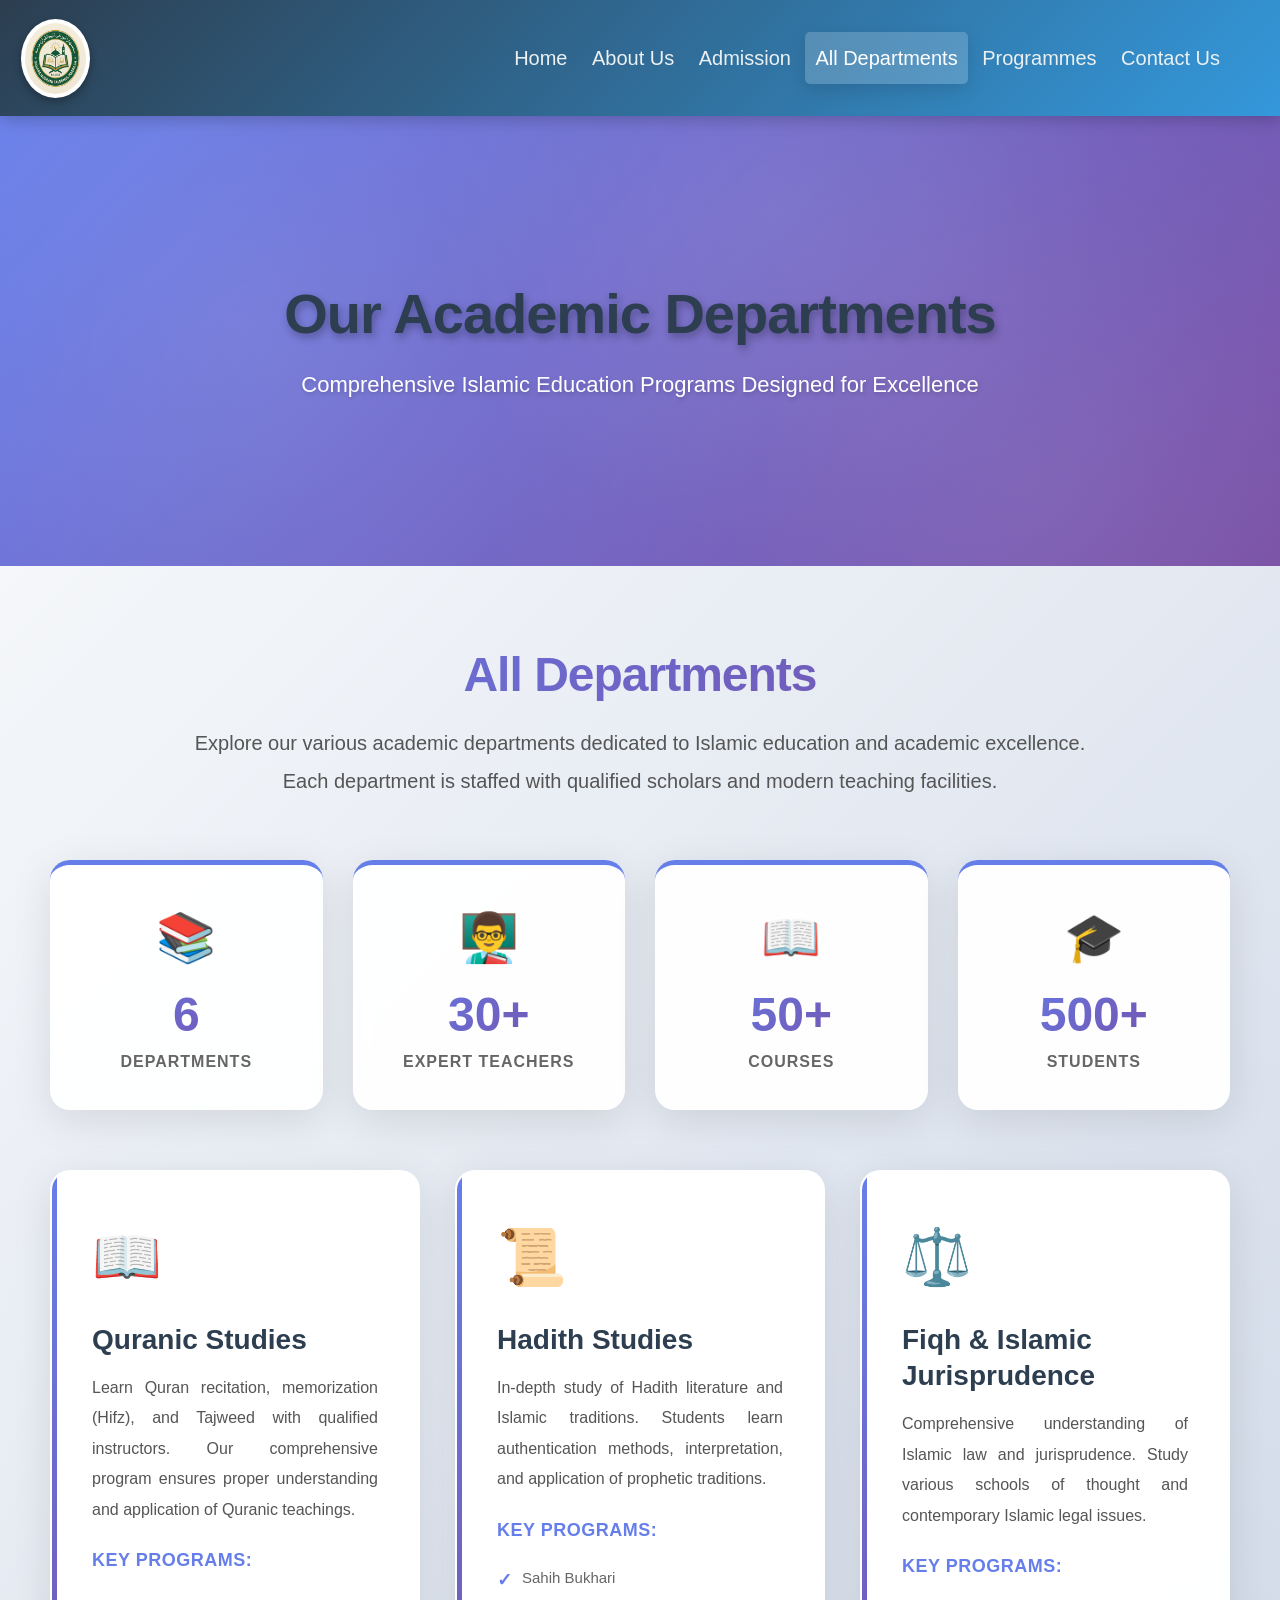
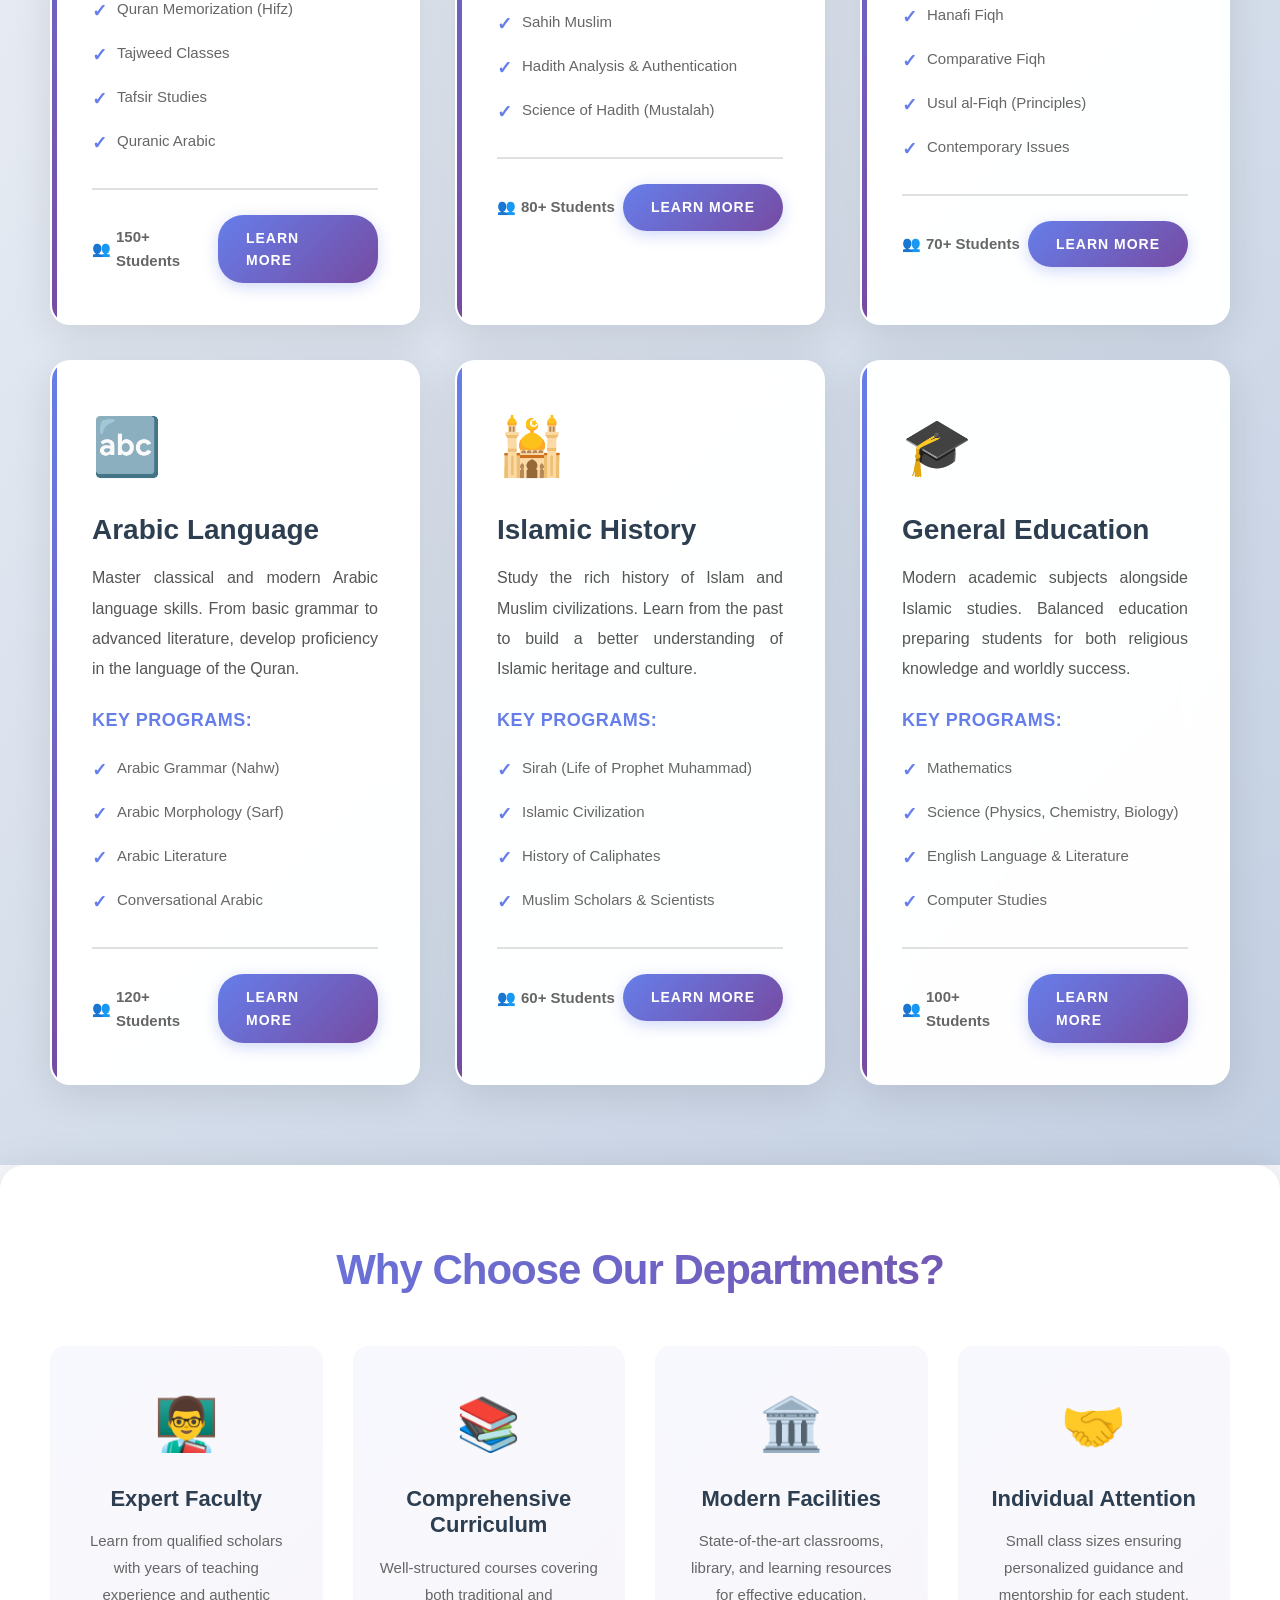
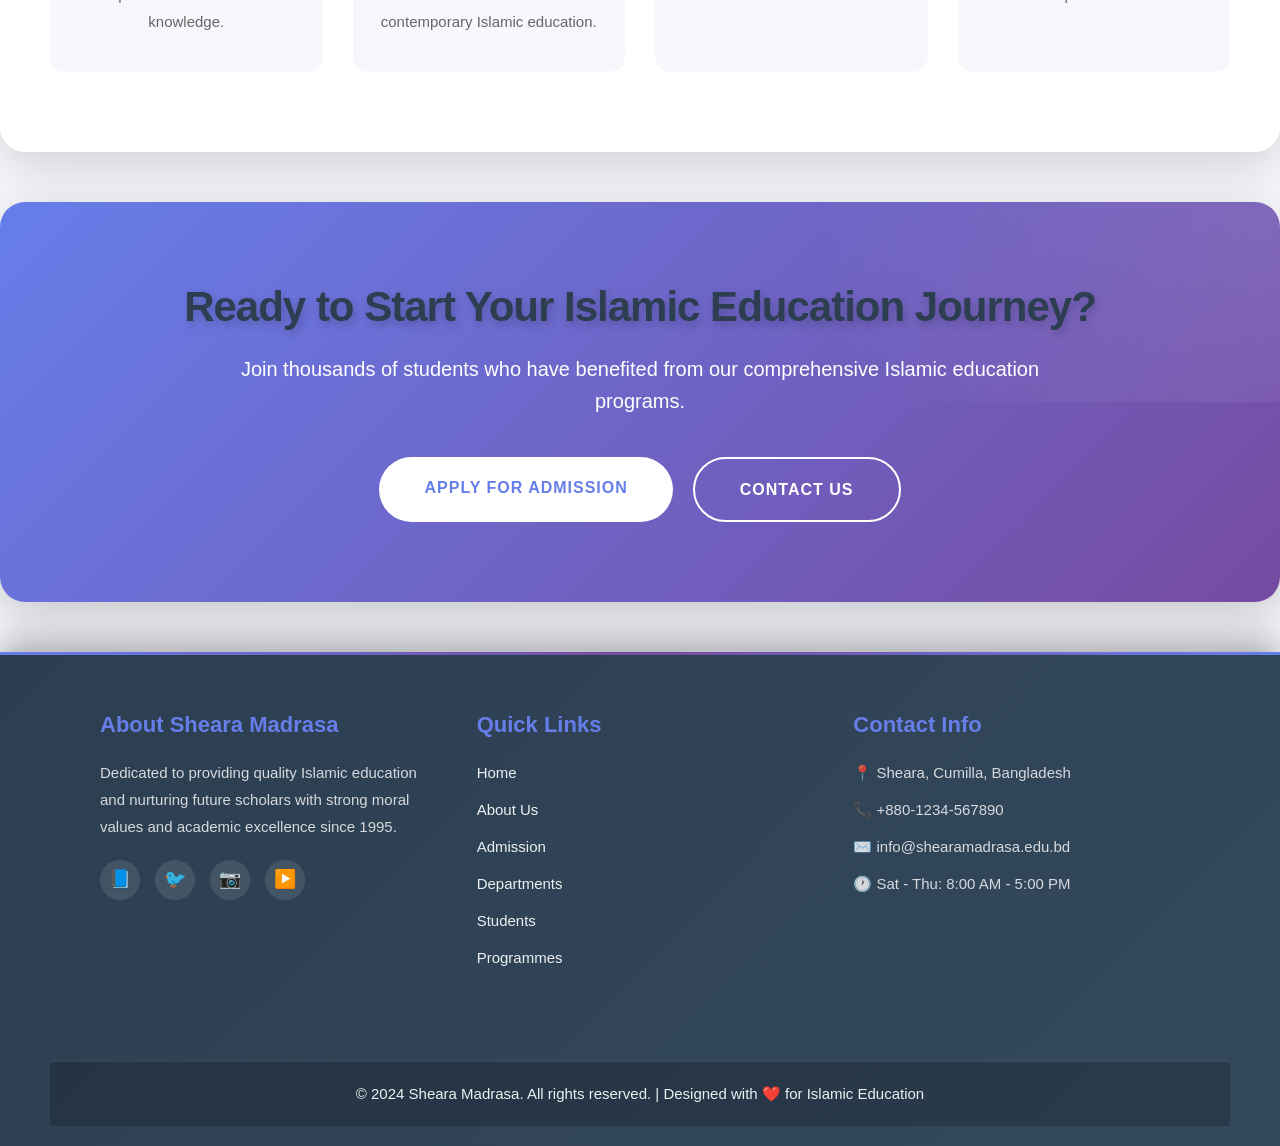
<file: all_department.html>
<!DOCTYPE html>
<html lang="en">
<head>
    <meta charset="UTF-8">
    <meta name="viewport" content="width=device-width, initial-scale=1.0">
    <meta http-equiv="X-UA-Compatible" content="IE=edge">
    
    <!-- Primary Meta Tags -->
    <title>All Departments - Sheara Madrasa | Islamic Education Excellence</title>
    <meta name="title" content="All Departments - Sheara Madrasa | Islamic Education Excellence">
    <meta name="description" content="Explore the academic departments at Sheara Madrasa - Quranic Studies, Hadith, Fiqh, Arabic Language, Islamic History and General Education. Expert faculty, comprehensive curriculum, and modern facilities.">
    <meta name="keywords" content="Islamic education, Madrasa departments, Quran studies, Hadith, Fiqh, Arabic language, Islamic jurisprudence, Quranic memorization, Hifz, Tajweed, Islamic history">
    <meta name="author" content="Sheara Madrasa">
    <meta name="robots" content="index, follow">
    
    <!-- Open Graph / Facebook -->
    <meta property="og:type" content="website">
    <meta property="og:url" content="https://www.shearamadrasa.edu.bd/all_department.html">
    <meta property="og:title" content="All Departments - Sheara Madrasa">
    <meta property="og:description" content="Discover our 6 comprehensive Islamic education departments with 30+ expert teachers and 50+ courses.">
    <meta property="og:image" content="images/sheara_madrasa_logo.jpg">
    
    <!-- Twitter -->
    <meta property="twitter:card" content="summary_large_image">
    <meta property="twitter:url" content="https://www.shearamadrasa.edu.bd/all_department.html">
    <meta property="twitter:title" content="All Departments - Sheara Madrasa">
    <meta property="twitter:description" content="Discover our 6 comprehensive Islamic education departments with 30+ expert teachers and 50+ courses.">
    <meta property="twitter:image" content="images/sheara_madrasa_logo.jpg">
    
    <!-- Stylesheets -->
    <link rel="stylesheet" href="style.css">
    <link rel="stylesheet" href="about_us.css">
    <link rel="stylesheet" href="admission.css">
    <link rel="stylesheet" href="all_department.css">
    
    <!-- Favicon -->
    <link rel="icon" type="image/x-icon" href="images/favicon.ico">
    <link rel="apple-touch-icon" href="images/apple-touch-icon.png">
    
    <!-- Preload Critical Resources -->
    <link rel="preload" href="style.css" as="style">
    <link rel="preload" href="images/sheara_madrasa_logo.jpg" as="image">
</head>
<body>
    <!-- Skip to main content for accessibility -->
    <a href="#main-content" class="skip-to-content" aria-label="Skip to main content">Skip to main content</a>
    
    <!-- Header Start -->
    <header class="header" role="banner">
        <div class="left_part">
            <a href="index.html" aria-label="Sheara Madrasa Home">
                <img src="images/sheara_madrasa_logo.jpg" alt="Sheara Madrasa Logo" width="120" height="80" loading="eager">
            </a>
        </div>
        <nav class="right_part" role="navigation" aria-label="Main Navigation">
            <div class="details">
                <a href="index.html">Home</a>
                <a href="about_us.html">About Us</a>
                <a href="admission.html">Admission</a>
                <a href="all_department.html" class="active" aria-current="page">All Departments</a>
                <a href="programmes.html">Programmes</a>
                <a href="contact_us.html">Contact Us</a>
            </div>
        </nav>
    </header>
    <!-- Header End -->

    <!-- Main Content Start -->
    <main id="main-content" role="main">
        <!-- Hero Section -->
        <section class="departments-hero" aria-labelledby="hero-title">
            <div class="hero-overlay" aria-hidden="true"></div>
            <div class="hero-content">
                <h1 id="hero-title">Our Academic Departments</h1>
                <p>Comprehensive Islamic Education Programs Designed for Excellence</p>
            </div>
        </section>

        <!-- Departments Section -->
        <section class="departments" aria-labelledby="departments-heading">
            <div class="section-header">
                <h2 id="departments-heading">All Departments</h2>
                <p class="intro">Explore our various academic departments dedicated to Islamic education and academic excellence. Each department is staffed with qualified scholars and modern teaching facilities.</p>
            </div>
            
            <!-- Department Statistics -->
            <div class="dept-stats" role="region" aria-label="Department Statistics">
                <div class="stat-item">
                    <div class="stat-icon" aria-hidden="true">📚</div>
                    <h3><span class="stat-number" data-count="6">6</span></h3>
                    <p>Departments</p>
                </div>
                <div class="stat-item">
                    <div class="stat-icon" aria-hidden="true">👨‍🏫</div>
                    <h3><span class="stat-number" data-count="30">30+</span></h3>
                    <p>Expert Teachers</p>
                </div>
                <div class="stat-item">
                    <div class="stat-icon" aria-hidden="true">📖</div>
                    <h3><span class="stat-number" data-count="50">50+</span></h3>
                    <p>Courses</p>
                </div>
                <div class="stat-item">
                    <div class="stat-icon" aria-hidden="true">🎓</div>
                    <h3><span class="stat-number" data-count="500">500+</span></h3>
                    <p>Students</p>
                </div>
            </div>

            <div class="department-grid" role="list">
                <!-- Department 1: Quranic Studies -->
                <article class="department-card" role="listitem" itemscope itemtype="https://schema.org/EducationalOrganization">
                    <div class="dept-icon" aria-hidden="true">📖</div>
                    <h3 itemprop="name">Quranic Studies</h3>
                    <p class="dept-description" itemprop="description">Learn Quran recitation, memorization (Hifz), and Tajweed with qualified instructors. Our comprehensive program ensures proper understanding and application of Quranic teachings.</p>
                    <h4>Key Programs:</h4>
                    <ul role="list" aria-label="Quranic Studies Programs">
                        <li role="listitem">Quran Memorization (Hifz)</li>
                        <li role="listitem">Tajweed Classes</li>
                        <li role="listitem">Tafsir Studies</li>
                        <li role="listitem">Quranic Arabic</li>
                    </ul>
                    <div class="dept-footer">
                        <span class="dept-students" aria-label="150 plus students enrolled"><span aria-hidden="true">👥</span> 150+ Students</span>
                        <a href="quranic-studies.html" class="dept-btn" aria-label="Learn more about Quranic Studies department">Learn More</a>
                    </div>
                </article>

                <!-- Department 2: Hadith Studies -->
                <article class="department-card" role="listitem" itemscope itemtype="https://schema.org/EducationalOrganization">
                    <div class="dept-icon" aria-hidden="true">📜</div>
                    <h3 itemprop="name">Hadith Studies</h3>
                    <p class="dept-description" itemprop="description">In-depth study of Hadith literature and Islamic traditions. Students learn authentication methods, interpretation, and application of prophetic traditions.</p>
                    <h4>Key Programs:</h4>
                    <ul role="list" aria-label="Hadith Studies Programs">
                        <li role="listitem">Sahih Bukhari</li>
                        <li role="listitem">Sahih Muslim</li>
                        <li role="listitem">Hadith Analysis & Authentication</li>
                        <li role="listitem">Science of Hadith (Mustalah)</li>
                    </ul>
                    <div class="dept-footer">
                        <span class="dept-students" aria-label="80 plus students enrolled"><span aria-hidden="true">👥</span> 80+ Students</span>
                        <a href="hadith-studies.html" class="dept-btn" aria-label="Learn more about Hadith Studies department">Learn More</a>
                    </div>
                </article>

                <!-- Department 3: Fiqh & Islamic Jurisprudence -->
                <article class="department-card" role="listitem" itemscope itemtype="https://schema.org/EducationalOrganization">
                    <div class="dept-icon" aria-hidden="true">⚖️</div>
                    <h3 itemprop="name">Fiqh & Islamic Jurisprudence</h3>
                    <p class="dept-description" itemprop="description">Comprehensive understanding of Islamic law and jurisprudence. Study various schools of thought and contemporary Islamic legal issues.</p>
                    <h4>Key Programs:</h4>
                    <ul role="list" aria-label="Fiqh Programs">
                        <li role="listitem">Hanafi Fiqh</li>
                        <li role="listitem">Comparative Fiqh</li>
                        <li role="listitem">Usul al-Fiqh (Principles)</li>
                        <li role="listitem">Contemporary Issues</li>
                    </ul>
                    <div class="dept-footer">
                        <span class="dept-students" aria-label="70 plus students enrolled"><span aria-hidden="true">👥</span> 70+ Students</span>
                        <a href="fiqh-jurisprudence.html" class="dept-btn" aria-label="Learn more about Fiqh and Islamic Jurisprudence department">Learn More</a>
                    </div>
                </article>

                <!-- Department 4: Arabic Language -->
                <article class="department-card" role="listitem" itemscope itemtype="https://schema.org/EducationalOrganization">
                    <div class="dept-icon" aria-hidden="true">🔤</div>
                    <h3 itemprop="name">Arabic Language</h3>
                    <p class="dept-description" itemprop="description">Master classical and modern Arabic language skills. From basic grammar to advanced literature, develop proficiency in the language of the Quran.</p>
                    <h4>Key Programs:</h4>
                    <ul role="list" aria-label="Arabic Language Programs">
                        <li role="listitem">Arabic Grammar (Nahw)</li>
                        <li role="listitem">Arabic Morphology (Sarf)</li>
                        <li role="listitem">Arabic Literature</li>
                        <li role="listitem">Conversational Arabic</li>
                    </ul>
                    <div class="dept-footer">
                        <span class="dept-students" aria-label="120 plus students enrolled"><span aria-hidden="true">👥</span> 120+ Students</span>
                        <a href="arabic-language.html" class="dept-btn" aria-label="Learn more about Arabic Language department">Learn More</a>
                    </div>
                </article>

                <!-- Department 5: Islamic History -->
                <article class="department-card" role="listitem" itemscope itemtype="https://schema.org/EducationalOrganization">
                    <div class="dept-icon" aria-hidden="true">🕌</div>
                    <h3 itemprop="name">Islamic History</h3>
                    <p class="dept-description" itemprop="description">Study the rich history of Islam and Muslim civilizations. Learn from the past to build a better understanding of Islamic heritage and culture.</p>
                    <h4>Key Programs:</h4>
                    <ul role="list" aria-label="Islamic History Programs">
                        <li role="listitem">Sirah (Life of Prophet Muhammad)</li>
                        <li role="listitem">Islamic Civilization</li>
                        <li role="listitem">History of Caliphates</li>
                        <li role="listitem">Muslim Scholars & Scientists</li>
                    </ul>
                    <div class="dept-footer">
                        <span class="dept-students" aria-label="60 plus students enrolled"><span aria-hidden="true">👥</span> 60+ Students</span>
                        <a href="islamic-history.html" class="dept-btn" aria-label="Learn more about Islamic History department">Learn More</a>
                    </div>
                </article>

                <!-- Department 6: General Education -->
                <article class="department-card" role="listitem" itemscope itemtype="https://schema.org/EducationalOrganization">
                    <div class="dept-icon" aria-hidden="true">🎓</div>
                    <h3 itemprop="name">General Education</h3>
                    <p class="dept-description" itemprop="description">Modern academic subjects alongside Islamic studies. Balanced education preparing students for both religious knowledge and worldly success.</p>
                    <h4>Key Programs:</h4>
                    <ul role="list" aria-label="General Education Programs">
                        <li role="listitem">Mathematics</li>
                        <li role="listitem">Science (Physics, Chemistry, Biology)</li>
                        <li role="listitem">English Language & Literature</li>
                        <li role="listitem">Computer Studies</li>
                    </ul>
                    <div class="dept-footer">
                        <span class="dept-students" aria-label="100 plus students enrolled"><span aria-hidden="true">👥</span> 100+ Students</span>
                        <a href="general-education.html" class="dept-btn" aria-label="Learn more about General Education department">Learn More</a>
                    </div>
                </article>
            </div>
        </section>

        <!-- Why Choose Our Departments Section -->
        <section class="why-choose" aria-labelledby="why-choose-heading">
            <h2 id="why-choose-heading">Why Choose Our Departments?</h2>
            <div class="features-grid" role="list">
                <div class="feature-card" role="listitem">
                    <div class="feature-icon" aria-hidden="true">👨‍🏫</div>
                    <h3>Expert Faculty</h3>
                    <p>Learn from qualified scholars with years of teaching experience and authentic knowledge.</p>
                </div>
                <div class="feature-card" role="listitem">
                    <div class="feature-icon" aria-hidden="true">📚</div>
                    <h3>Comprehensive Curriculum</h3>
                    <p>Well-structured courses covering both traditional and contemporary Islamic education.</p>
                </div>
                <div class="feature-card" role="listitem">
                    <div class="feature-icon" aria-hidden="true">🏛️</div>
                    <h3>Modern Facilities</h3>
                    <p>State-of-the-art classrooms, library, and learning resources for effective education.</p>
                </div>
                <div class="feature-card" role="listitem">
                    <div class="feature-icon" aria-hidden="true">🤝</div>
                    <h3>Individual Attention</h3>
                    <p>Small class sizes ensuring personalized guidance and mentorship for each student.</p>
                </div>
            </div>
        </section>

        <!-- Call to Action -->
        <section class="cta-section" aria-labelledby="cta-heading">
            <div class="cta-content">
                <h2 id="cta-heading">Ready to Start Your Islamic Education Journey?</h2>
                <p>Join thousands of students who have benefited from our comprehensive Islamic education programs.</p>
                <div class="cta-buttons">
                    <a href="admission.html" class="cta-btn primary" aria-label="Apply for admission to Sheara Madrasa">Apply for Admission</a>
                    <a href="contact_us.html" class="cta-btn secondary" aria-label="Contact Sheara Madrasa for more information">Contact Us</a>
                </div>
            </div>
        </section>
    </main>
    <!-- Main Content End -->

    <!-- Footer Start -->
    <footer role="contentinfo" itemscope itemtype="https://schema.org/EducationalOrganization">
        <div class="footer-content">
            <div class="footer-section">
                <h3>About Sheara Madrasa</h3>
                <p itemprop="description">Dedicated to providing quality Islamic education and nurturing future scholars with strong moral values and academic excellence since 1995.</p>
                <div class="social-links" role="list" aria-label="Social Media Links">
                    <a href="https://facebook.com/shearamadrasa" class="social-icon" aria-label="Visit our Facebook page" role="listitem" target="_blank" rel="noopener noreferrer"><span aria-hidden="true">📘</span></a>
                    <a href="https://twitter.com/shearamadrasa" class="social-icon" aria-label="Follow us on Twitter" role="listitem" target="_blank" rel="noopener noreferrer"><span aria-hidden="true">🐦</span></a>
                    <a href="https://instagram.com/shearamadrasa" class="social-icon" aria-label="Follow us on Instagram" role="listitem" target="_blank" rel="noopener noreferrer"><span aria-hidden="true">📷</span></a>
                    <a href="https://youtube.com/shearamadrasa" class="social-icon" aria-label="Subscribe to our YouTube channel" role="listitem" target="_blank" rel="noopener noreferrer"><span aria-hidden="true">▶️</span></a>
                </div>
            </div>
            <div class="footer-section">
                <h3>Quick Links</h3>
                <nav aria-label="Footer Navigation">
                    <ul role="list">
                        <li role="listitem"><a href="index.html">Home</a></li>
                        <li role="listitem"><a href="about_us.html">About Us</a></li>
                        <li role="listitem"><a href="admission.html">Admission</a></li>
                        <li role="listitem"><a href="all_department.html">Departments</a></li>
                        <li role="listitem"><a href="students_profile.html">Students</a></li>
                        <li role="listitem"><a href="programmes.html">Programmes</a></li>
                    </ul>
                </nav>
            </div>
            <div class="footer-section">
                <h3>Contact Info</h3>
                <address itemprop="address" itemscope itemtype="https://schema.org/PostalAddress">
                    <p><span aria-hidden="true">📍</span> <span itemprop="streetAddress">Sheara</span>, <span itemprop="addressLocality">Cumilla</span>, <span itemprop="addressCountry">Bangladesh</span></p>
                </address>
                <p itemprop="telephone"><span aria-hidden="true">📞</span> <a href="tel:+8801234567890">+880-1234-567890</a></p>
                <p itemprop="email"><span aria-hidden="true">✉️</span> <a href="mailto:info@shearamadrasa.edu.bd">info@shearamadrasa.edu.bd</a></p>
                <p><span aria-hidden="true">🕐</span> <time>Sat - Thu: 8:00 AM - 5:00 PM</time></p>
            </div>
        </div>
        <div class="footer-bottom">
            <p>&copy; <time datetime="2024">2024</time> <span itemprop="name">Sheara Madrasa</span>. All rights reserved. | Designed with <span aria-label="love">❤️</span> for Islamic Education</p>
        </div>
    </footer>
    <!-- Footer End -->

    <!-- Structured Data for SEO -->
    <script type="application/ld+json">
    {
        "@context": "https://schema.org",
        "@type": "EducationalOrganization",
        "name": "Sheara Madrasa",
        "description": "Islamic education institution offering comprehensive programs in Quranic Studies, Hadith, Fiqh, Arabic Language, Islamic History, and General Education",
        "url": "https://www.shearamadrasa.edu.bd",
        "logo": "https://www.shearamadrasa.edu.bd/images/sheara_madrasa_logo.jpg",
        "address": {
            "@type": "PostalAddress",
            "streetAddress": "Sheara",
            "addressLocality": "Cumilla",
            "addressCountry": "Bangladesh"
        },
        "contactPoint": {
            "@type": "ContactPoint",
            "telephone": "+880-1234-567890",
            "email": "info@shearamadrasa.edu.bd",
            "contactType": "Admissions"
        },
        "foundingDate": "1995",
        "numberOfEmployees": 30,
        "sameAs": [
            "https://facebook.com/shearamadrasa",
            "https://twitter.com/shearamadrasa",
            "https://instagram.com/shearamadrasa",
            "https://youtube.com/shearamadrasa"
        ]
    }
    </script>

</body>
</html>
</file>
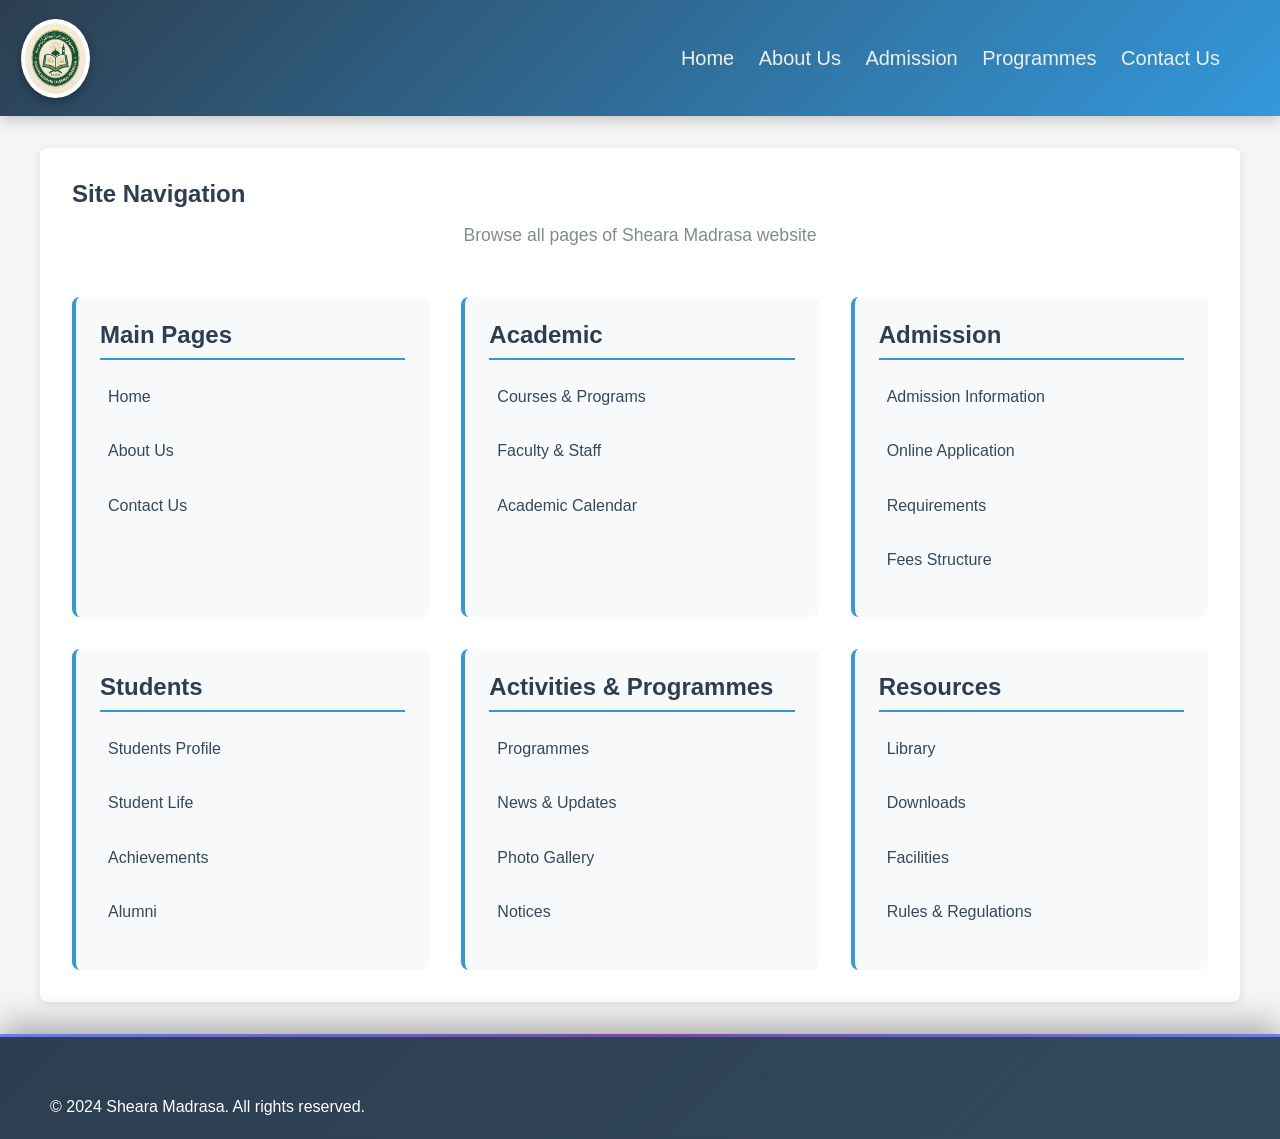
<file: all_pages.html>
<!DOCTYPE html>
<html lang="en">
<head>
    <meta charset="UTF-8">
    <meta name="viewport" content="width=device-width, initial-scale=1.0">
    <title>All Pages - Sheara Madrasa</title>
    <link rel="stylesheet" href="style.css">
    <link rel="stylesheet" href="about_us.css">
    <link rel="stylesheet" href="admission.css">
    <link rel="stylesheet" href="all_department.css">
    <link rel="stylesheet" href="all_pages.css">
</head>
<body>
    <!-- header start -->
    <header class="header">
        <div class="left_part">
            <img src="images/sheara_madrasa_logo.jpg" alt="Sheara Madrasa Logo">
        </div>
        <nav class="right_part">
            <div class="details">
                <a href="index.html">Home</a>
                <a href="about_us.html">About Us</a>
                <a href="admission.html">Admission</a>
                <!-- All Department link removed per request -->
                <a href="programmes.html">Programmes</a>
                <a href="contact_us.html">Contact Us</a>
            </div>
        </nav>
    </header>
    <!-- header end -->

    <!-- main content start -->
    <main>
        <section class="all-pages-section">
            <h1>Site Navigation</h1>
            <p class="intro-text">Browse all pages of Sheara Madrasa website</p>
            
            <div class="pages-grid">
                <!-- Main Pages -->
                <div class="page-category">
                    <h2>Main Pages</h2>
                    <ul>
                        <li><a href="index.html">Home</a></li>
                        <li><a href="about_us.html">About Us</a></li>
                        <li><a href="contact_us.html">Contact Us</a></li>
                    </ul>
                </div>

                <!-- Academic -->
                <div class="page-category">
                    <h2>Academic</h2>
                    <ul>
                        <!-- All Departments link removed per request -->
                        <li><a href="courses.html">Courses & Programs</a></li>
                        <li><a href="faculty.html">Faculty & Staff</a></li>
                        <li><a href="academic_calendar.html">Academic Calendar</a></li>
                    </ul>
                </div>

                <!-- Admission -->
                <div class="page-category">
                    <h2>Admission</h2>
                    <ul>
                        <li><a href="admission.html">Admission Information</a></li>
                        <li><a href="admission_form.html">Online Application</a></li>
                        <li><a href="admission_requirements.html">Requirements</a></li>
                        <li><a href="fees_structure.html">Fees Structure</a></li>
                    </ul>
                </div>

                <!-- Students -->
                <div class="page-category">
                    <h2>Students</h2>
                    <ul>
                        <li><a href="students_profile.html">Students Profile</a></li>
                        <li><a href="student_life.html">Student Life</a></li>
                        <li><a href="achievements.html">Achievements</a></li>
                        <li><a href="alumni.html">Alumni</a></li>
                    </ul>
                </div>

                <!-- Activities -->
                <div class="page-category">
                    <h2>Activities & Programmes</h2>
                    <ul>
                        <li><a href="programmes.html">Programmes</a></li>
                        <li><a href="news.html">News & Updates</a></li>
                        <li><a href="gallery.html">Photo Gallery</a></li>
                        <li><a href="notices.html">Notices</a></li>
                    </ul>
                </div>

                <!-- Resources -->
                <div class="page-category">
                    <h2>Resources</h2>
                    <ul>
                        <li><a href="library.html">Library</a></li>
                        <li><a href="downloads.html">Downloads</a></li>
                        <li><a href="facilities.html">Facilities</a></li>
                        <li><a href="rules_regulations.html">Rules & Regulations</a></li>
                    </ul>
                </div>
            </div>
        </section>
    </main>
    <!-- main content end -->

    <!-- footer start -->
    <footer>
        <p>&copy; 2024 Sheara Madrasa. All rights reserved.</p>
    </footer>
    <!-- footer end -->

</body>
</html>
</file>
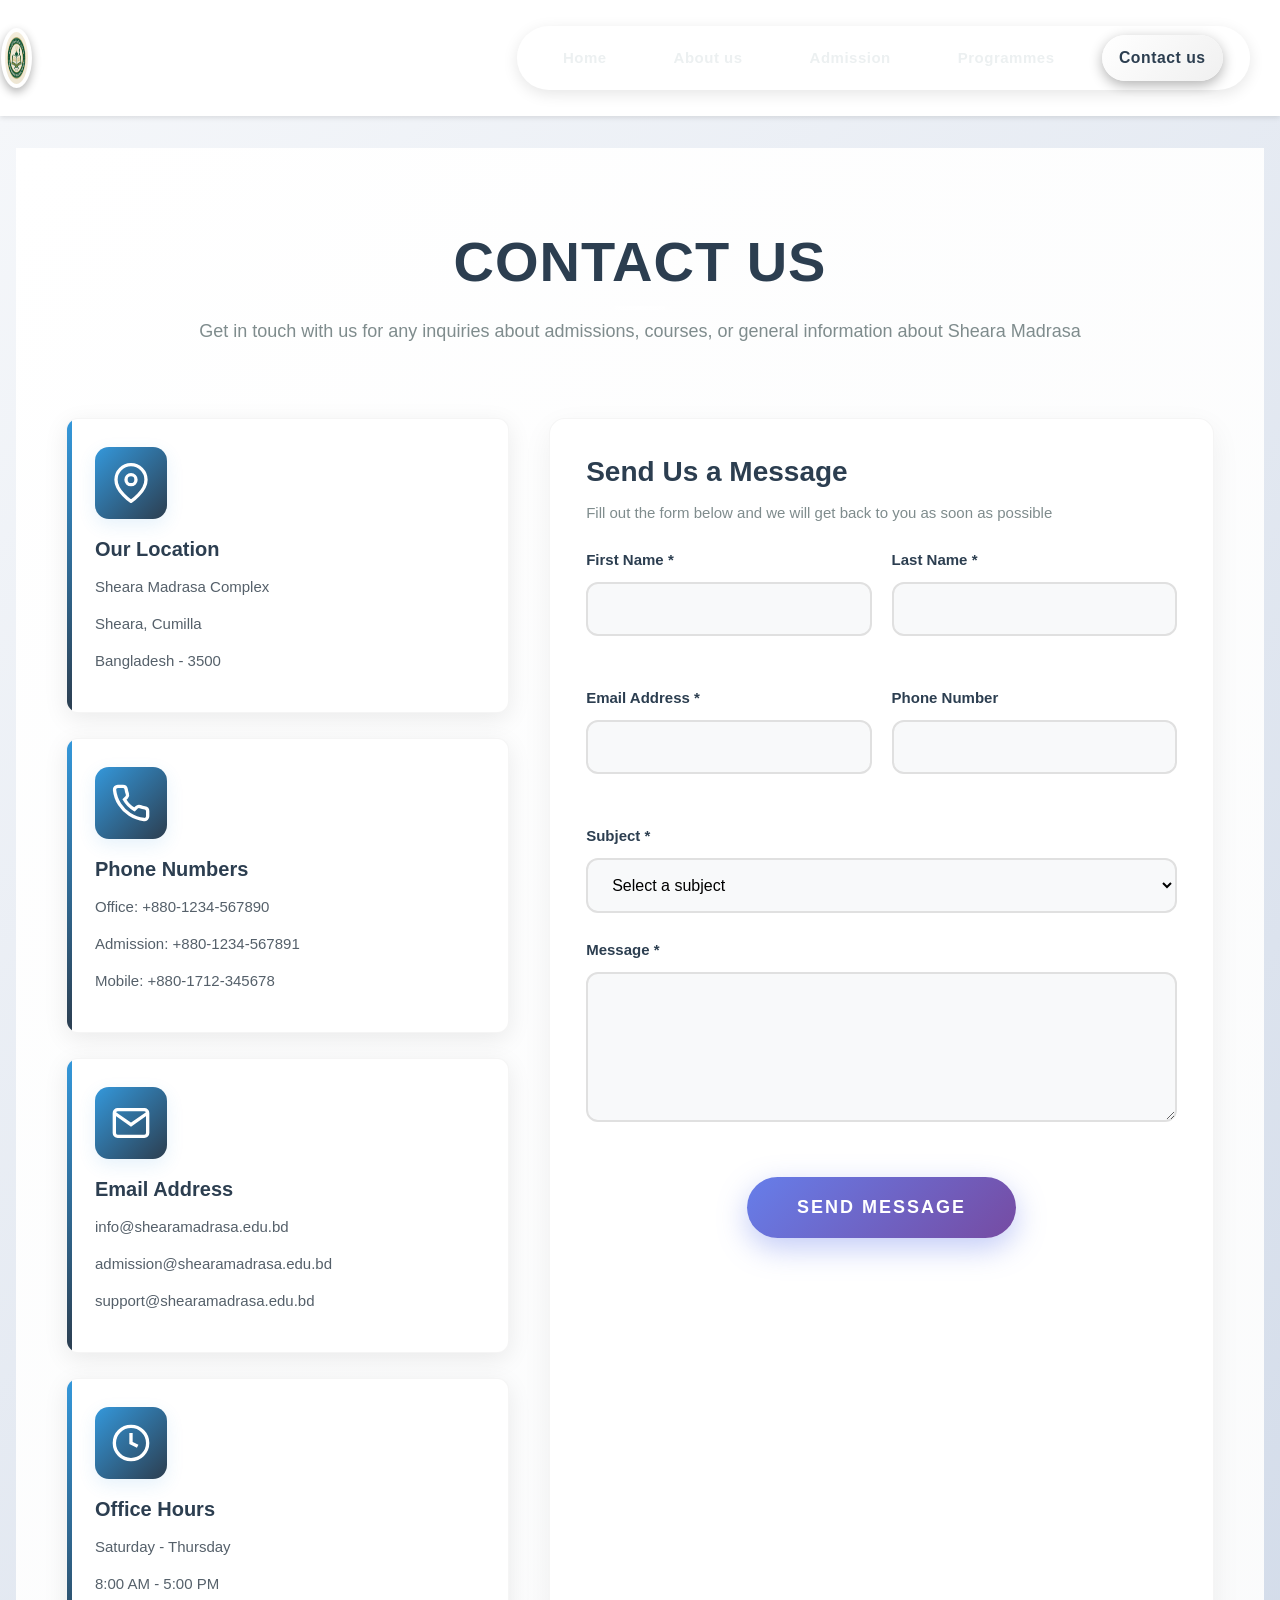
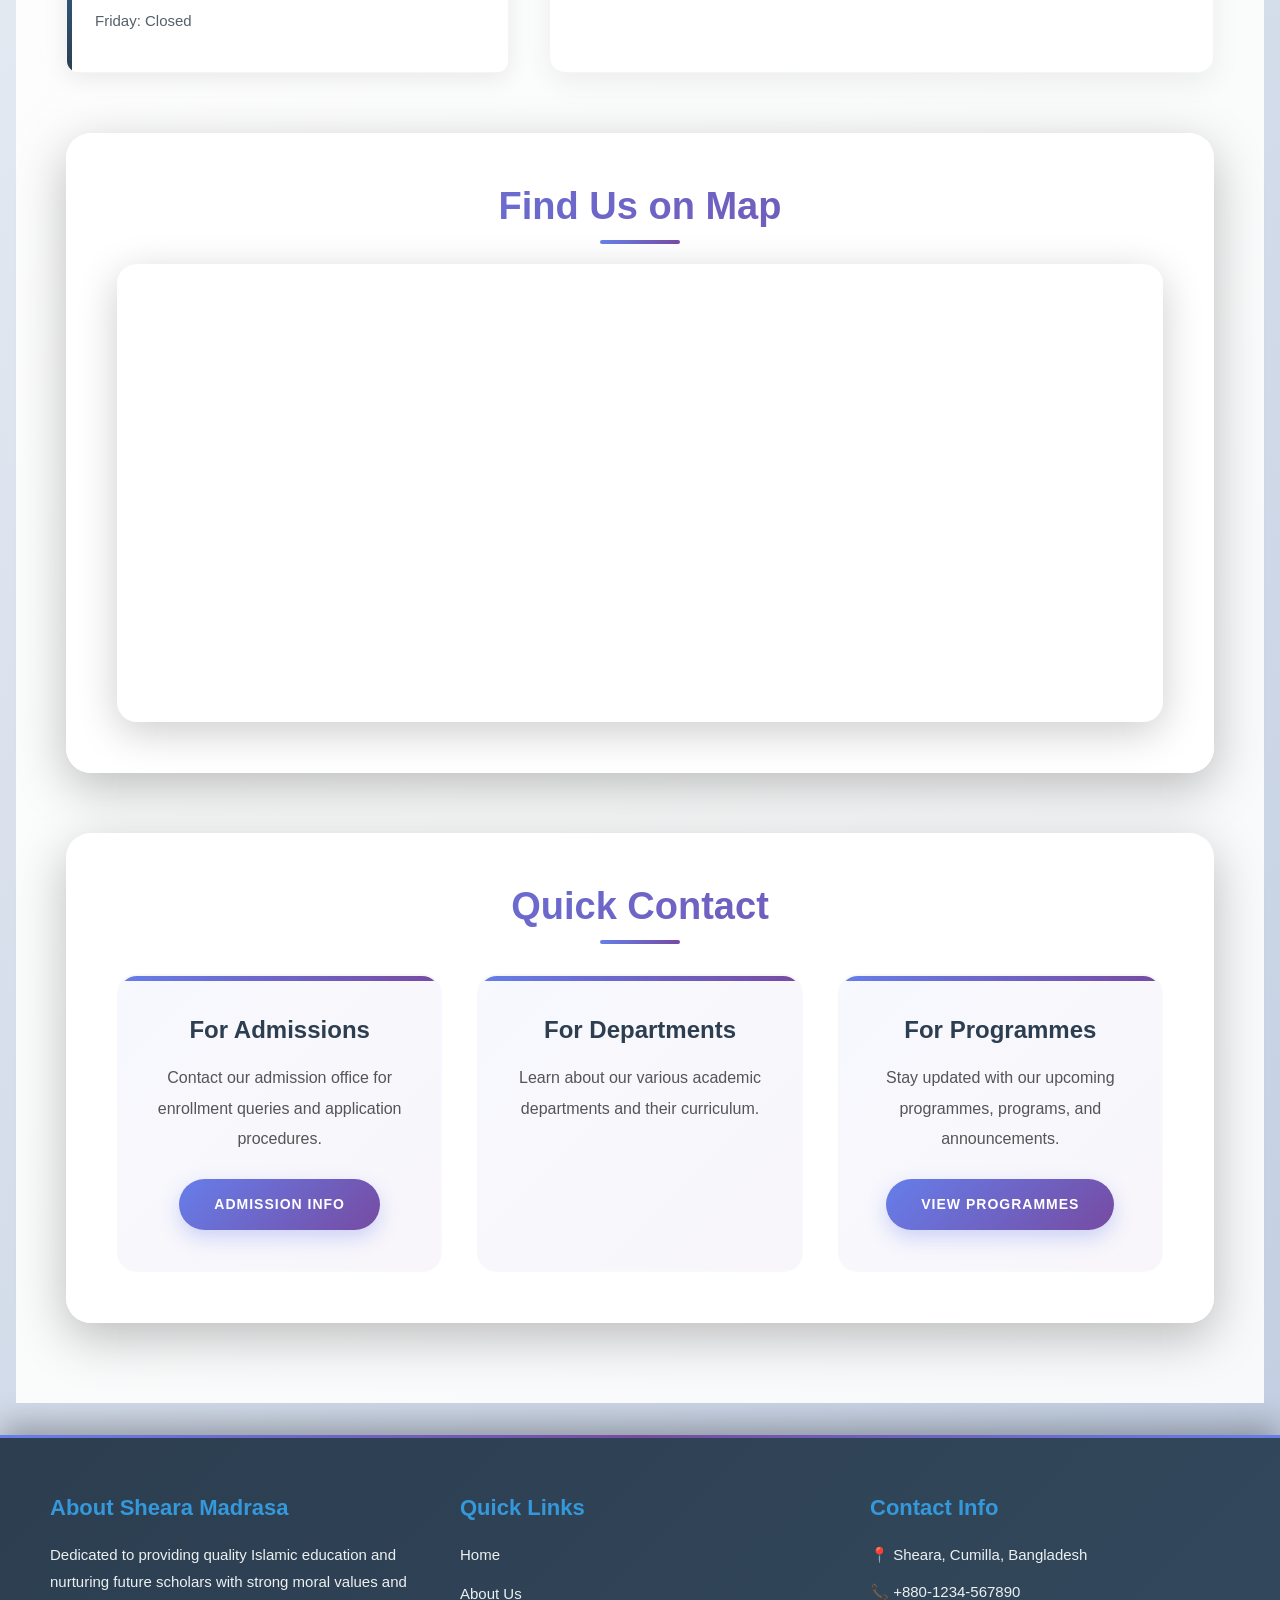
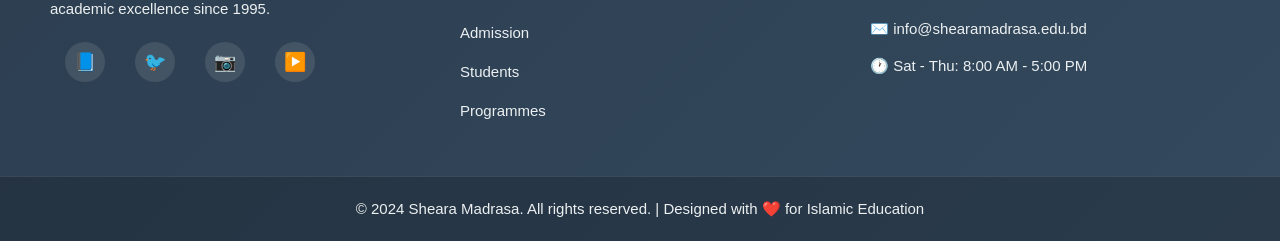
<file: contact_us.html>
<!DOCTYPE html>
<html lang="en">
<head>
    <meta charset="UTF-8">
    <meta name="viewport" content="width=device-width, initial-scale=1.0">
    <title>sheara_madrasa_website</title>
    <link rel="stylesheet" href="style.css">
    <link rel="stylesheet" href="about_us.css">
    <link rel="stylesheet" href="admission.css">
    <link rel="stylesheet" href="all_department.css">
    <link rel="stylesheet" href="all_pages.css">
    <link rel="stylesheet" href="events.css">
    <link rel="stylesheet" href="students_profile.css">
    <link rel="stylesheet" href="contact_us.css">
</head>
<body>
    <!-- header start -->
    <div class="header">
        <div class="left_part">
            <img src="images/sheara_madrasa_logo.jpg" alt="sheara_madrasa_logo">
        </div>
        <div class="right_part">
            <div class="details">
                <a href="index.html"> Home</a>
                <a href="about_us.html"> About us</a>
                <a href="admission.html"> Admission</a>
                <!-- All Department link removed per request -->
                <a href="programmes.html"> Programmes</a>
                <a href="contact_us.html" class="active"> Contact us</a>
            </div>
        </div>
    </div>
    <!-- header end -->

    <!-- Main Content -->
    <main>
        <section class="contact-section">
            <div class="section-header">
                <h1>Contact Us</h1>
                <p class="intro">Get in touch with us for any inquiries about admissions, courses, or general information about Sheara Madrasa</p>
            </div>

            <div class="contact-container">
                <!-- Contact Information Cards -->
                <div class="contact-info">
                    <div class="info-card">
                        <div class="icon">
                            <svg xmlns="http://www.w3.org/2000/svg" width="40" height="40" viewBox="0 0 24 24" fill="none" stroke="currentColor" stroke-width="2">
                                <path d="M21 10c0 7-9 13-9 13s-9-6-9-13a9 9 0 0 1 18 0z"></path>
                                <circle cx="12" cy="10" r="3"></circle>
                            </svg>
                        </div>
                        <h3>Our Location</h3>
                        <p>Sheara Madrasa Complex</p>
                        <p>Sheara, Cumilla</p>
                        <p>Bangladesh - 3500</p>
                    </div>

                    <div class="info-card">
                        <div class="icon">
                            <svg xmlns="http://www.w3.org/2000/svg" width="40" height="40" viewBox="0 0 24 24" fill="none" stroke="currentColor" stroke-width="2">
                                <path d="M22 16.92v3a2 2 0 0 1-2.18 2 19.79 19.79 0 0 1-8.63-3.07 19.5 19.5 0 0 1-6-6 19.79 19.79 0 0 1-3.07-8.67A2 2 0 0 1 4.11 2h3a2 2 0 0 1 2 1.72 12.84 12.84 0 0 0 .7 2.81 2 2 0 0 1-.45 2.11L8.09 9.91a16 16 0 0 0 6 6l1.27-1.27a2 2 0 0 1 2.11-.45 12.84 12.84 0 0 0 2.81.7A2 2 0 0 1 22 16.92z"></path>
                            </svg>
                        </div>
                        <h3>Phone Numbers</h3>
                        <p>Office: +880-1234-567890</p>
                        <p>Admission: +880-1234-567891</p>
                        <p>Mobile: +880-1712-345678</p>
                    </div>

                    <div class="info-card">
                        <div class="icon">
                            <svg xmlns="http://www.w3.org/2000/svg" width="40" height="40" viewBox="0 0 24 24" fill="none" stroke="currentColor" stroke-width="2">
                                <path d="M4 4h16c1.1 0 2 .9 2 2v12c0 1.1-.9 2-2 2H4c-1.1 0-2-.9-2-2V6c0-1.1.9-2 2-2z"></path>
                                <polyline points="22,6 12,13 2,6"></polyline>
                            </svg>
                        </div>
                        <h3>Email Address</h3>
                        <p>info@shearamadrasa.edu.bd</p>
                        <p>admission@shearamadrasa.edu.bd</p>
                        <p>support@shearamadrasa.edu.bd</p>
                    </div>

                    <div class="info-card">
                        <div class="icon">
                            <svg xmlns="http://www.w3.org/2000/svg" width="40" height="40" viewBox="0 0 24 24" fill="none" stroke="currentColor" stroke-width="2">
                                <circle cx="12" cy="12" r="10"></circle>
                                <polyline points="12 6 12 12 16 14"></polyline>
                            </svg>
                        </div>
                        <h3>Office Hours</h3>
                        <p>Saturday - Thursday</p>
                        <p>8:00 AM - 5:00 PM</p>
                        <p>Friday: Closed</p>
                    </div>
                </div>

                <!-- Contact Form -->
                <div class="contact-form-wrapper">
                    <h2>Send Us a Message</h2>
                    <p class="form-subtitle">Fill out the form below and we will get back to you as soon as possible</p>
                    
                    <form class="contact-form">
                        <div class="form-row">
                            <div class="form-group">
                                <label for="firstName">First Name *</label>
                                <input type="text" id="firstName" name="firstName" required>
                            </div>
                            <div class="form-group">
                                <label for="lastName">Last Name *</label>
                                <input type="text" id="lastName" name="lastName" required>
                            </div>
                        </div>

                        <div class="form-row">
                            <div class="form-group">
                                <label for="email">Email Address *</label>
                                <input type="email" id="email" name="email" required>
                            </div>
                            <div class="form-group">
                                <label for="phone">Phone Number</label>
                                <input type="tel" id="phone" name="phone">
                            </div>
                        </div>

                        <div class="form-group">
                            <label for="subject">Subject *</label>
                            <select id="subject" name="subject" required>
                                <option value="">Select a subject</option>
                                <option value="admission">Admission Inquiry</option>
                                <option value="courses">Course Information</option>
                                <option value="general">General Question</option>
                                <option value="feedback">Feedback</option>
                                <option value="other">Other</option>
                            </select>
                        </div>

                        <div class="form-group">
                            <label for="message">Message *</label>
                            <textarea id="message" name="message" rows="6" required></textarea>
                        </div>

                        <button type="submit" class="submit-btn">Send Message</button>
                    </form>
                </div>
            </div>

            <!-- Map Section -->
            <div class="map-section">
                <h2>Find Us on Map</h2>
                <div class="map-container">
                    <iframe src="https://www.google.com/maps/embed?pb=!1m18!1m12!1m3!1d3652.3699999999995!2d90.4125!3d23.8103!2m3!1f0!2f0!3f0!3m2!1i1024!2i768!4f13.1!3m3!1m2!1s0x0%3A0x0!2zMjPCsDQ4JzM3LjEiTiA5MMKwMjQnNDUuMCJF!5e0!3m2!1sen!2sbd!4v1234567890" 
                            width="100%" 
                            height="450" 
                            style="border:0;" 
                            allowfullscreen="" 
                            loading="lazy">
                    </iframe>
                </div>
            </div>

            <!-- Quick Contact Section -->
            <div class="quick-contact">
                <h2>Quick Contact</h2>
                <div class="quick-contact-grid">
                    <div class="quick-card">
                        <h4>For Admissions</h4>
                        <p>Contact our admission office for enrollment queries and application procedures.</p>
                        <a href="admission.html" class="quick-btn">Admission Info</a>
                    </div>
                    <div class="quick-card">
                        <h4>For Departments</h4>
                        <p>Learn about our various academic departments and their curriculum.</p>
                        <!-- View Departments button removed per request -->
                    </div>
                    <div class="quick-card">
                        <h4>For Programmes</h4>
                        <p>Stay updated with our upcoming programmes, programs, and announcements.</p>
                        <a href="programmes.html" class="quick-btn">View Programmes</a>
                    </div>
                </div>
            </div>
        </section>
    </main>

    <!-- Footer -->
    <footer>
        <div class="footer-content">
            <div class="footer-section">
                <h3>About Sheara Madrasa</h3>
                <p>Dedicated to providing quality Islamic education and nurturing future scholars with strong moral values and academic excellence since 1995.</p>
                <div class="social-links">
                    <a href="#" class="social-icon">📘</a>
                    <a href="#" class="social-icon">🐦</a>
                    <a href="#" class="social-icon">📷</a>
                    <a href="#" class="social-icon">▶️</a>
                </div>
            </div>
            <div class="footer-section">
                <h3>Quick Links</h3>
                <ul>
                    <li><a href="index.html">Home</a></li>
                    <li><a href="about_us.html">About Us</a></li>
                    <li><a href="admission.html">Admission</a></li>
                    <!-- Departments link removed per request -->
                    <li><a href="students_profile.html">Students</a></li>
                    <li><a href="programmes.html">Programmes</a></li>
                </ul>
            </div>
            <div class="footer-section">
                <h3>Contact Info</h3>
                <p>📍 Sheara, Cumilla, Bangladesh</p>
                <p>📞 +880-1234-567890</p>
                <p>✉️ info@shearamadrasa.edu.bd</p>
                <p>🕐 Sat - Thu: 8:00 AM - 5:00 PM</p>
            </div>
        </div>
        <div class="footer-bottom">
            <p>© 2024 Sheara Madrasa. All rights reserved. | Designed with ❤️ for Islamic Education</p>
        </div>
    </footer>

</body>
</html>
</file>
<file: style.css>
/* ----------------------------------------------------
   TOP HEADER BAR
---------------------------------------------------- */
.top-header {
    width: 100%;
    height: 50px;
    background-color: #1a252f;
    display: flex;
    align-items: center;
    justify-content: center;
    position: fixed;
    top: 0;
    left: 0;
    z-index: 10000;
    box-shadow: 0 2px 10px rgba(0, 0, 0, 0.2);
    color: #ffffff;
    font-size: 14px;
    padding: 0 20px;
    box-sizing: border-box;
    font-family: 'Segoe UI', Tahoma, Geneva, Verdana, sans-serif;
    text-align: center;
    letter-spacing: 0.5px;
    box-shadow: 0 4px 15px rgba(0, 0, 0, 0.2);
    user-select: none;
    /* Smooth fade-in animation */
    animation: fadeIn 0.8s ease-in-out;

.top-header-left {
    flex: 1;
    text-align: left;
}

.top-header-left .fa-phone-alt,
.top-header-left .fa-envelope,
.top-header-left .fa-map-marker-alt {
    margin-right: 8px;
    color: #3498db;
    margin-left: 20px; /* spacing between icons */
}

    .top-header-right {
        flex: 1;
        text-align: right;

        
        a {         
            color: #ffffff;
            text-decoration: none;
            margin-left: 45px;
            transition: color 0.3s;
            &:hover {
                color: #3498db;
            }
            .whatsapp{
                color: #25D366;
                .fab fa-whatsapp {
                    margin-right: 35px;
                }   
            }
        }
        a{
            color: #ffffff;
            text-decoration: none;
            margin-left: 45px;
            transition: color 0.3s;
            &:hover {
                color: #3498db;
            }   
            .facebook{
                color: #3b5998;
                .fab fa-facebook-f {
                    margin-right: 8px;
                }
            }
        }
        a{
            color: #ffffff;
            text-decoration: none;
            margin-left: 45px;
            transition: color 0.3s;
            &:hover {
                color: #3498db;
            }   
            .youtube{
                color: #1DA1F2;
                .fab fa-youtube {
                    margin-right: 8px;
                }
            }   
        }
    }
}

/* ----------------------------------------------------
   MAIN HEADER (LOGO + NAME + MENU)
---------------------------------------------------- */
.header {
    width: 100%;
    height: 116px;
    background: linear-gradient(135deg, #2c3e50 0%, #3498db 100%);
    display: flex;
    align-items: center;
    justify-content: space-between;
    padding: 0 50px;
    box-sizing: border-box;
    position: fixed;
    top: 50px; /* Ensures it stays below top-header */
    left: 0;
    z-index: 9999;
    box-shadow: 0 4px 15px rgba(0, 0, 0, 0.2);
}

/* Left side of main header */
.header .left_part {
    display: flex;
    align-items: center;
    gap: 20px;
}

/* Logo styling */
.header .left_part img {
    height: 79px;
    width: 98px;
    border-radius: 50%;
    border: 4px solid #fff;
    background-color: #fff;
    margin-left: -29px;
    cursor: pointer;
    box-shadow: 0 4px 10px rgba(0, 0, 0, 0.3);
    transition: 0.3s;
}

.header .left_part img:hover {
    transform: scale(1.1) rotate(5deg);
    box-shadow: 0 6px 15px rgba(0, 0, 0, 0.4);
}

/* Brand name */
.header .left_part .brand-name {
    color: #fff;
    font-size: 28px;
    font-weight: 700;
    letter-spacing: 2px;
    text-transform: uppercase;
    text-shadow: 2px 2px 4px rgba(0, 0, 0, 0.3);
}

/* Right part (menu + details) */
.header .right_part {
    display: flex;
    align-items: center;
}

/* Menu links */
.header .right_part .details {
    font-size: 16px;
    color: #fff;
    text-align: right;
    line-height: 1.6;
    font-weight: 500;
}

/* Individual menu link */
.header .right_part .details a {
    color: #ecf0f1;
    text-decoration: none;
    padding: 15px 10px;
    font-size: 20px;
    border-radius: 5px;
    transition: 0.3s;
}

.header .right_part .details a:hover {
    background-color: rgba(255, 255, 255, 0.2);
    color: #fff;
    transform: translateY(-2px);
}

/* Active page link */
.header .right_part .details a.active {
    background-color: rgba(255, 255, 255, 0.18);
    color: #fff;
    box-shadow: 0 6px 18px rgba(0, 0, 0, 0.12);
    transform: translateY(-2px);
}

/* Remove default paragraph margin */
.header .right_part .details p {
    margin: 5px 0;
}


/* Design tokens and global utilities (site-wide professional palette) */
:root {
    --bg: #f5f7fa;
    --card: #ffffff;
    --text: #2c3e50;
    --muted: #7f8c8d;
    --primary: #3498db;
    --primary-dark: #2c3e50;
    --accent: #27ae60;
    --shadow-color: 0 10px 30px rgba(44, 62, 80, 0.06);
}

/* Global buttons */
.btn,
.button {
    display: inline-block;
    padding: 10px 18px;
    border-radius: 10px;
    font-weight: 700;
    text-decoration: none;
    cursor: pointer;
    transition: transform 0.18s ease, box-shadow 0.18s ease, opacity 0.18s ease;
}

.btn-primary,
.button1 {
    background: linear-gradient(90deg, var(--primary) 0%, #2aa3e0 100%);
    color: #fff;
    box-shadow: var(--shadow-color);
}

.btn-secondary,
.button2 {
    background: transparent;
    color: #fff;
    border: 2px solid rgba(255,255,255,0.16);
}

.btn-primary:hover,
.btn-secondary:hover,
.button1:hover,
.button2:hover {
    transform: translateY(-3px);
    opacity: 0.98;
}

/* Global typography tweaks */
h1, h2, h3, h4, h5 {
    color: var(--text);
    margin: 0 0 12px 0;
    line-height: 1.2;
}

body {
    background-color: var(--bg);
    color: var(--text);
    -webkit-font-smoothing: antialiased;
    -moz-osx-font-smoothing: grayscale;
}

/* Utility helpers */
.muted { color: var(--muted); }
.container { padding-left: 40px; padding-right: 40px; }



    /* Banner / Hero styles */
    .banner {
        position: relative;
        margin-top: 116px; /* leave space for fixed header */
        overflow: hidden;
    }

    /* Full-bleed image */
    .banner img {
        width: 100%;
        height: 775px;
        object-fit: cover;
        display: block;
        -webkit-user-drag: none;
        user-select: none;
        filter: brightness(0.6); /* darken so overlay text is readable */
        transition: transform 0.6s ease;
    }

    /* gentle parallax-ish zoom on hover (optional) */
    .banner:hover img {
        transform: scale(1.03);
    }

    /* overlay container that holds text and buttons */
    .banner-text {
        width: 718px;
        height: 500px;
        position: absolute;
        left: 37px;
        right: 50px;
        bottom: 113px;
        pointer-events: none; /* allow clicking through to image except on buttons */
        display: flex;
        justify-content: flex-start;
        align-items: flex-end;
    }

    /* inner box - reuse .container width but style the content card */
    .banner-text .container {
        margin: 0;
        pointer-events: auto;
        max-width: 920px;
        height: 200px;
        background: linear-gradient(135deg, rgba(0,0,0,0.35) 0%, rgba(0,0,0,0.18) 100%);
        padding: 20px 20px;
        border-radius: 12px;
        color: #ffffff;
        box-shadow: 0 10px 30px rgba(0,0,0,0.35);
        backdrop-filter: blur(6px);
    }

    /* Headline and description */
    .banner-title {
        margin: 0 0 8px 0;
        font-size: 27px;
        line-height: 1.15;
        font-weight: 800;
        letter-spacing: 0.6px;
        color: #ffffff;
        text-shadow: 0 4px 18px rgba(0,0,0,0.45);
    }

    .banner-description {
        margin: 0 0 18px 0;
        font-size: 16px;
        color: rgba(255,255,255,0.95);
        line-height: 1.6;
        max-width: 100%;
    }

    /* Buttons (HTML uses div.button1 / div.button2 with <p> inside) */
    .button1,
    .button2 {
        display: inline-block;
        padding: 10px 20px;
        border-radius: 28px;
        cursor: pointer;
        font-weight: 700;
        font-size: 15px;
        line-height: 1;
        transition: transform 0.22s ease, box-shadow 0.22s ease, background-color 0.22s ease;
        user-select: none;
        margin-right: 12px;
        text-align: center;
    }

    /* Primary CTA */
    .button1 {
        background: linear-gradient(90deg, #2ecc71 0%, #27ae60 100%);
        color: #fff;
        box-shadow: 0 8px 20px rgba(46,204,113,0.18);
    }

    /* Secondary CTA */
    .button2 {
        background: transparent;
        color: #ffffff;
        border: 2px solid rgba(255,255,255,0.22);
        box-shadow: 0 6px 18px rgba(0,0,0,0.18);
    }

    /* Hover & active states */
    .button1:hover,
    .button2:hover {
        transform: translateY(-4px);
        box-shadow: 0 12px 30px rgba(0,0,0,0.25);
    }

    .button1:active,
    .button2:active {
        transform: translateY(-1px);
    }

    /* If <p> is used inside buttons, ensure no extra margins */
    .button1 p,
    .button2 p {
        margin: 0;
        padding: 0;
        color: inherit;
    }

    /* Accessibility focus styles */
    .button1:focus,
    .button2:focus {
        outline: 3px solid rgba(255,255,255,0.18);
        outline-offset: 3px;
    }

    /* Responsive adjustments */
    @media (max-width: 992px) {
        .banner img { height: 800px; }
        .banner-text { left: 30px; right: 30px; bottom: 30px; }
        .banner-text .container { padding: 20px; }
        .banner-title { font-size: 26px; }
        .banner-description { font-size: 14px; }
    }

    @media (max-width: 768px) {
        .banner img { height: 320px; filter: brightness(0.55); }
        .banner-text { left: 20px; right: 20px; bottom: 20px; }
        .banner-text .container {
            padding: 16px;
            border-radius: 10px;
        }
        .banner-title { font-size: 20px; }
        .banner-description { font-size: 13px; margin-bottom: 12px; }

        /* Stack buttons full width on small screens */
        .button1,
        .button2 {
            display: block;
            width: 100%;
            margin-right: 0;
            margin-bottom: 10px;
        }
    }

/* General Styles */
body {
    margin: 0;
    padding: 0;
    font-family: 'Segoe UI', Tahoma, Geneva, Verdana, sans-serif;
    background-color: #f5f7fa;
    color: #333;
    line-height: 1.6;
}

.container {
    max-width: 1200px;
    margin: 0 auto;
    padding: 0 50px;
}

/* Image defaults: make images responsive and avoid layout shifts */
img {
    max-width: 100%;
    height: auto;
    display: block;
}

.section-title {
    font-size: 36px;
    color: #2c3e50;
    text-align: center;
    margin-bottom: 15px;
    font-weight: 700;
}

.section-subtitle {
    font-size: 20px;
    color: #7f8c8d;
    text-align: center;
    margin-bottom: 50px;
}

/* Content */
.content {
    margin-top: 0;
}

/* About Section */
.about-section {
    padding: 80px 0;
    background: linear-gradient(135deg, #ffffff 0%, #f8f9fa 100%);        
}

.about-content {
    display: grid;
    grid-template-columns: 2fr 1fr;
    gap: 50px;
    align-items: center;
}

.about-text p {
    font-size: 24px;
    color: transparent;
    background: linear-gradient(135deg, #3498db 0%, #2c3e50 100%);
    -webkit-background-clip: text;
    background-clip: text;
    line-height: 1.8;
    margin-bottom: 20px;
    text-align: justify;
}

.about-stats {
    display: flex;
    flex-direction: column;
    gap: 20px;
}

.stat-card {
    background: linear-gradient(135deg, #3498db 0%, #2c3e50 100%);
    padding: 30px;
    border-radius: 15px;
    text-align: center;
    color: white;
    box-shadow: 0 4px 15px rgba(52, 152, 219, 0.3);
    transition: all 0.3s ease;
}

.stat-card:hover {
    transform: translateY(-5px);
    box-shadow: 0 8px 25px rgba(52, 152, 219, 0.4);
}

.stat-number {
    font-size: 48px;
    font-weight: 700;
    margin-bottom: 10px;
}

.stat-label {
    font-size: 18px;
    text-transform: uppercase;
    letter-spacing: 1px;
}

/* Courses Section */
.courses-section {
    padding: 80px 0;
    background-color: #f5f7fa;
}

.courses-grid {
    display: grid;
    grid-template-columns: repeat(3, 1fr);
    gap: 30px;
}

.course-card {
    background: white;
    padding: 40px 25px;
    border-radius: 15px;
    box-shadow: 0 4px 15px rgba(0, 0, 0, 0.08);
    text-align: center;
    transition: all 0.3s ease;
    border-top: 4px solid #3498db;
}

.course-card:hover {
    transform: translateY(-10px);
    box-shadow: 0 8px 25px rgba(52, 152, 219, 0.3);
}

.course-icon {
    font-size: 64px;
    margin-bottom: 20px;
}

.course-card h3 {
    font-size: 22px;
    color: #2c3e50;
    margin-bottom: 15px;
}

.course-card p {
    font-size: 15px;
    color: #666;
    line-height: 1.6;
}

/* Admission Section */
.admission-section {
    padding: 80px 0;
    background: linear-gradient(135deg, #2c3e50 0%, #3498db 100%);
    color: white;
}

.admission-section .section-title,
.admission-section .section-subtitle {
    color: white;
}

.admission-content {
    display: grid;
    grid-template-columns: 1.5fr 1fr;
    gap: 50px;
    align-items: center;
}

.admission-info {
    background: rgba(255, 255, 255, 0.1);
    padding: 40px;
    border-radius: 15px;
    backdrop-filter: blur(10px);
}

.admission-info h3 {
    font-size: 28px;
    margin-bottom: 25px;
}

.admission-info ul {
    list-style: none;
    padding: 0;
    margin-bottom: 30px;
}

.admission-info ul li {
    padding: 12px 0 12px 30px;
    position: relative;
    font-size: 16px;
}

.admission-info ul li::before {
    content: '✓';
    position: absolute;
    left: 0;
    color: #2ecc71;
    font-weight: bold;
    font-size: 20px;
}

.btn-primary {
    display: inline-block;
    padding: 15px 40px;
    background-color: #2ecc71;
    color: white;
    text-decoration: none;
    font-size: 18px;
    font-weight: 600;
    border-radius: 30px;
    transition: all 0.3s ease;
    box-shadow: 0 4px 15px rgba(46, 204, 113, 0.3);
}

.btn-primary:hover {
    background-color: #27ae60;
    transform: translateY(-3px);
    box-shadow: 0 6px 20px rgba(46, 204, 113, 0.4);
}

.admission-dates {
    display: flex;
    flex-direction: column;
    gap: 20px;
}

.date-card {
    background: rgba(255, 255, 255, 0.15);
    padding: 30px;
    border-radius: 15px;
    backdrop-filter: blur(10px);
    text-align: center;
    border: 2px solid rgba(255, 255, 255, 0.2);
}

.date-card h4 {
    font-size: 18px;
    margin-bottom: 15px;
    text-transform: uppercase;
    letter-spacing: 1px;
}

.date-card .date {
    font-size: 24px;
    font-weight: 700;
    color: #2ecc71;
}

/* Contact Section */
.contact-section {
    padding: 80px 0;
    background: linear-gradient(135deg, #ffffff 0%, #f8f9fa 100%);
}

.contact-grid {
    display: grid;
    grid-template-columns: repeat(3, 1fr);
    gap: 30px;
}

.contact-card {
    background: white;
    padding: 40px 30px;
    border-radius: 15px;
    box-shadow: 0 4px 15px rgba(0, 0, 0, 0.08);
    text-align: center;
    transition: all 0.3s ease;
}

.contact-card:hover {
    transform: translateY(-5px);
    box-shadow: 0 8px 25px rgba(0, 0, 0, 0.12);
}

.contact-icon {
    font-size: 48px;
    margin-bottom: 20px;
}

.contact-card h3 {
    font-size: 22px;
    color: #2c3e50;
    margin-bottom: 15px;
}

.contact-card p {
    font-size: 15px;
    color: #666;
    line-height: 1.8;
}

/* Footer */
.footer {
    background: linear-gradient(135deg, #2c3e50 0%, #34495e 100%);
    color: white;
    padding: 60px 0 20px;
}

.footer-content {
    display: grid;
    grid-template-columns: repeat(3, 1fr);
    gap: 50px;
    margin-bottom: 40px;
}

.footer-col h4 {
    font-size: 20px;
    margin-bottom: 20px;
    color: #3498db;
}

.footer-col p {
    font-size: 15px;
    line-height: 1.8;
    color: #ecf0f1;
}

.footer-col ul {
    list-style: none;
    padding: 0;
}

.footer-col ul li {
    margin-bottom: 10px;
}

.footer-col ul li a {
    color: #ecf0f1;
    text-decoration: none;
    transition: color 0.3s ease;
}

.footer-col ul li a:hover {
    color: #3498db;
}

.footer-bottom {
    text-align: center;
    padding-top: 30px;
    border-top: 1px solid rgba(255, 255, 255, 0.1);
}

.footer-bottom p {
    color: #95a5a6;
    font-size: 14px;
}

/* Responsive Design */
@media (max-width: 768px) {
    .about-content,
    .admission-content {
        grid-template-columns: 1fr;
    }

    .courses-grid,
    .contact-grid,
    .footer-content {
        grid-template-columns: 1fr;
    }

    .container {
        padding: 0 20px;
    }

    .header {
        padding: 0 20px;
    }

    .header .right_part .details a {
        font-size: 14px;
        padding: 10px 8px;
    }

    /* Banner text responsive tweaks */
    .banner-text {
        left: 20px;
        right: 20px;
        transform: none;
        bottom: 20px;
        padding: 15px;
        justify-content: flex-start; /* align content to start from left */
        text-align: left; /* ensure text starts from left */
    }

    .banner-title { font-size: 20px; }
    .banner-description { font-size: 14px; }
}

/* --- Activities Section --- */
/* --- Activities Section --- */
.activities-section {
    padding: 80px 0;
    background-color: #f5f7fa;
    font-family: 'Segoe UI', Tahoma, Geneva, Verdana, sans-serif;
}

.activities-section .section-title {
    text-align: center;
    font-size: 32px;
    font-weight: 700;
    color: #2c3e50;
    margin-bottom: 10px;
}

.activities-section .section-subtitle {
    text-align: center;
    font-size: 16px;
    color: #7f8c8d;
    margin-bottom: 40px;
}

.activities-grid {
    display: grid;
    grid-template-columns: repeat(auto-fit, minmax(300px, 1fr));
    gap: 30px;
}

/* --- Activity Card --- */
.activity-card {
    background: #fff;
    border-radius: 15px;
    box-shadow: 0 6px 20px rgba(0, 0, 0, 0.1);
    padding: 20px;
    display: flex;
    flex-direction: column;
    transition: transform 0.3s ease, box-shadow 0.3s ease;
}

.activity-card:hover {
    transform: translateY(-5px);
    box-shadow: 0 10px 25px rgba(0, 0, 0, 0.15);
}

/* --- Activity Image --- */
.activity-card .activity-icon img {
    width: 100%;
    height: 200px;
    object-fit: cover;
    border-radius: 12px;
    margin-bottom: 15px;
}

/* --- Event Info: Date left, Time right --- */
.activity-card .event-info {
    display: flex;
    justify-content: space-between;
    font-size: 14px;
    color: #555;
    margin-bottom: 10px;
}

.activity-card .event-info .date {
    text-align: left;
}

.activity-card .event-info .time {
    text-align: right;
}

/* --- Title & Description & Location --- */
.activity-card h3 {
    font-size: 20px;
    color: #2c3e50;
    margin-bottom: 10px;
    text-align: left;
}

.activity-card p {
    font-size: 15px;
    color: #666;
    line-height: 1.6;
    text-align: left;
    margin-bottom: 10px;

    display: -webkit-box;        /* Needed for line-clamp */
    -webkit-line-clamp: 2;       /* Show only 2 lines */
    -webkit-box-orient: vertical;
    overflow: hidden;             /* Hide the rest */
    text-overflow: ellipsis;      /* Add ... at the end */
}
.activity-card p,
.activity-card .location {
    font-size: 15px;
    color: #666;
    line-height: 1.6;
    text-align: left;
    margin-bottom: 10px;
}

/* --- Register Button --- */
.activity-card .register-btn {
    display: inline-block;
    padding: 10px 22px;
    background-color: #2c3e50;
    color: #fff;
    border-radius: 8px;
    text-decoration: none;
    font-weight: 500;
    transition: 0.3s ease;
}

.activity-card .register-btn:hover {
    background-color: #1a252f;
    transform: translateY(-2px);
}

/* --- See More Button --- */
.see-more {
    text-align: center;
    margin-top: 30px;
}

.see-more-btn {
    display: inline-block;
    padding: 12px 28px;
    background-color: #2c3e50;
    color: #fff;
    font-size: 16px;
    border-radius: 8px;
    text-decoration: none;
    transition: 0.3s ease;
}

.see-more-btn:hover {
    background-color: #1a252f;
    transform: translateY(-2px);
}

/* --- Responsive --- */
@media (max-width: 768px) {
    .activity-card .event-info {
        flex-direction: column;
        text-align: left;
        gap: 5px;
    }

    .activity-card .event-info .time {
        text-align: left;
    }
}
</file>
<file: about_us.css>
/* About Us Page Styles */

* {
    margin: 0;
    padding: 0;
    box-sizing: border-box;
}

/* Design tokens: centralized color palette for easy adjustments */
:root {
    --bg: #f5f7fb;             /* page background */
    --text: #2c3e50;           /* primary body text */
    --muted: #4a5568;          /* secondary body text */
    --muted-2: #6b7280;        /* labels / small text */
    --primary: #0b3d91;        /* primary brand color (navy) */
    --primary-2: #6a5acd;      /* secondary brand (indigo) */
    --accent: #2aa198;         /* accent / teal */
    --card-bg: #ffffff;        /* card background */
    --shadow-color: rgba(2, 6, 23, 0.06);
}

body {
    font-family: 'Arial', sans-serif;
    line-height: 1.6;
    /* Dark slate text for better contrast */
    color: var(--text);
    /* Soft neutral background for modern, professional look */
    background-color: var(--bg);
}

/* ----------------------------------------------------
  
/* Header Section */
.about-header {
    /* Primary gradient: deep navy -> indigo */
    background: linear-gradient(135deg, var(--primary) 0%, var(--primary-2) 100%);
    color: var(--card-bg);
    text-align: center;
    padding: 80px 20px;
}

.about-header h1 {
    font-size: 3em;
    margin-bottom: 20px;
    text-transform: uppercase;
}

.about-header p {
    font-size: 1.2em;
    max-width: 800px;
    margin: 0 auto;
}

/* Container */
.container {
    max-width: 1200px;
    margin: 0 auto;
    padding: 40px 20px;
}

/* Layout helpers for About page */
.about-row {
    display: grid;
    grid-template-columns: repeat(12, 1fr);
    gap: 20px;
    align-items: start;
}

.col-6 {
    grid-column: span 6;
}

.col-12 {
    grid-column: span 12;
}

/* --- Visual polish & interactive states for About page --- */
.about-header h1 {
    letter-spacing: 1px;
    text-shadow: 0 2px 12px rgba(11,61,145,0.12);
}

.about-header .subtitle,
.about-header p {
    font-size: 1.05rem;
    max-width: 880px;
    margin: 0 auto;
    color: rgba(255,255,255,0.95);
    opacity: 0.95;
}

.about-header .subtitle::after {
    content: '';
    display: block;
    width: 64px;
    height: 3px;
    margin: 18px auto 0;
    border-radius: 3px;
    background: linear-gradient(90deg, var(--accent), var(--primary-2));
}

.about-intro h2 {
    font-weight: 700;
    letter-spacing: 0.2px;
}

.about-intro p {
    margin-top: 12px;
    color: var(--muted);
}

.mission-box, .vision-box {
    transition: transform 220ms ease, box-shadow 220ms ease;
}

.mission-box:hover, .vision-box:hover {
    transform: translateY(-6px);
    box-shadow: 0 14px 40px rgba(11,61,145,0.08);
}

.value-item {
    background: linear-gradient(180deg, rgba(255,255,255,0.9), rgba(250,251,255,1));
    border: 1px solid rgba(11,61,145,0.04);
    border-radius: 12px;
    transition: transform 200ms ease, box-shadow 200ms ease;
}

.value-item:hover {
    transform: translateY(-8px);
    box-shadow: 0 18px 40px rgba(11,61,145,0.06);
}

.history-section {
    margin-top: 30px;
}

.history-section h2, .facilities-section h2 {
    color: var(--primary);
}

.history-section p {
    color: var(--muted);
    line-height: 1.85;
}

.facilities-section ul {
    list-style: none;
    padding-left: 0;
    margin-top: 12px;
    display: grid;
    grid-template-columns: repeat(auto-fit, minmax(220px, 1fr));
    gap: 8px 18px;
}

.facilities-section li {
    position: relative;
    padding-left: 26px;
    color: var(--muted);
}

.facilities-section li::before {
    content: '\2713'; /* check mark */
    position: absolute;
    left: 0;
    top: 0;
    color: var(--accent);
    font-weight: 700;
}

/* Small polish for links in the about page */
.about-section a {
    color: var(--primary);
    text-decoration: none;
    border-bottom: 1px dashed rgba(11,61,145,0.12);
}

.about-section a:hover {
    color: var(--primary-2);
    border-bottom-style: solid;
}
/* ---------------------------------------------------- */

.header {
    width: 100%;
    height: 116px;
    background: linear-gradient(135deg, #2c3e50 0%, #3498db 100%);
    display: flex;
    align-items: center;
    justify-content: space-between;
    padding: 0 50px;
    box-sizing: border-box;
    position: fixed;
    top: 0px;
    left: 0;
    z-index: 9999;
    box-shadow: 0 4px 15px rgba(0, 0, 0, 0.2);
}

/* --------------------------------------------------------------- */
/* TOP HEADER */
/* --------------------------------------------------------------- */

.top-header {
    width: 100%;
    height: 50px;
    background-color: #1a252f;
    display: flex;
    align-items: center;
    justify-content: center;
    position: fixed;
    top: 0;
    left: 0;
    z-index: 10000;
    box-sizing: border-box;
    padding: 0 20px;
    font-size: 14px;
    color: #ffffff;
    text-align: center;
    letter-spacing: 0.5px;
    font-family: 'Segoe UI', Tahoma, Geneva, Verdana, sans-serif;
    user-select: none;

    /* Smooth fade-in */
    animation: fadeIn 0.8s ease-in-out;
}

.top-header-left {
    flex: 1;
    text-align: left;
}

.top-header-left .fa-phone-alt,
.top-header-left .fa-envelope,
.top-header-left .fa-map-marker-alt {
    margin-right: 8px;
    margin-left: 20px;
    color: #3498db;
}

.top-header-right {
    flex: 1;
    text-align: right;
}

/* Social links */
.top-header-right a {
    color: #ffffff;
    text-decoration: none;
    margin-left: 45px;
    transition: color 0.3s;
}

.top-header-right a:hover {
    color: #3498db;
}

/* Individual social colors */
.top-header-right .whatsapp {
    color: #25D366;
}

.top-header-right .facebook {
    color: #3b5998;
}

.top-header-right .youtube {
    color: #FF0000;
}

/* Icons spacing */
.top-header-right .fab {
    margin-right: 8px;
}
</file>
<file: admission.css>
/* Admission Page Specific Styles */

/* ----------------------------------------------------
   TOP HEADER BAR
---------------------------------------------------- */
.top-header {
    width: 100%;
    height: 50px;
    background-color: #1a252f;
    display: flex;
    align-items: center;
    justify-content: center;
    position: fixed;
    top: 0;
    left: 0;
    z-index: 10000;
    box-shadow: 0 2px 10px rgba(0, 0, 0, 0.2);
    color: #ffffff;
    font-size: 14px;
    padding: 0 20px;
    box-sizing: border-box;
    font-family: 'Segoe UI', Tahoma, Geneva, Verdana, sans-serif;
    text-align: center;
    letter-spacing: 0.5px;
    box-shadow: 0 4px 15px rgba(0, 0, 0, 0.2);
    user-select: none;
    /* Smooth fade-in animation */
    animation: fadeIn 0.8s ease-in-out;

    .top-header-left {
        flex: 1;
        text-align: left;

        .fas fa-phone-alt,
        .fas fa-envelope,
        .fas fa-map-marker-alt {
            margin-right: 8px;
            color: #3498db;
        }
    }

    .top-header-right {
        flex: 1;
        text-align: right;
        
        a {         
            color: #ffffff;
            text-decoration: none;
            margin-left: 15px;
            transition: color 0.3s;
            &:hover {
                color: #3498db;
            }
            .whatsapp{
                color: #25D366;
                .fab fa-whatsapp {
                    margin-right: 8px;
                }   
            }
        }
        a{
            color: #ffffff;
            text-decoration: none;
            margin-left: 15px;
            transition: color 0.3s;
            &:hover {
                color: #3498db;
            }   
            .facebook{
                color: #3b5998;
                .fab fa-facebook-f {
                    margin-right: 8px;
                }
            }
        }
        a{
            color: #ffffff;
            text-decoration: none;
            margin-left: 15px;
            transition: color 0.3s;
            &:hover {
                color: #3498db;
            }   
            .youtube{
                color: #1DA1F2;
                .fab fa-youtube {
                    margin-right: 8px;
                }
            }   
        }
    }
}


/* Main Content */
main {
    margin-top: 116px;
    min-height: calc(100vh - 116px);
}

/* Admission Banner */
.admission-banner {
    width: 100%;
    height: 600px;
    background: linear-gradient(135deg, #667eea 0%, #764ba2 100%);
    position: relative;
    display: flex;
    align-items: center;
    justify-content: center;
    overflow: hidden;
}

.banner-overlay {
    position: absolute;
    top: 0;
    left: 0;
    right: 0;
    bottom: 0;
    background: 
        radial-gradient(circle at 20% 50%, rgba(255, 255, 255, 0.1) 0%, transparent 50%),
        radial-gradient(circle at 80% 80%, rgba(255, 255, 255, 0.1) 0%, transparent 50%);
    animation: pulse 3s ease-in-out infinite;
}

@keyframes pulse {
    0%, 100% { opacity: 0.5; }
    50% { opacity: 1; }
}

.banner-content {
    position: relative;
    z-index: 1;
    text-align: center;
    color: white;
    max-width: 1200px;
    padding: 0 50px;
}

.banner-content h1 {
    font-size: 64px;
    font-weight: 800;
    margin-bottom: 20px;
    text-shadow: 2px 4px 8px rgba(0, 0, 0, 0.3);
    animation: fadeInDown 0.8s ease-out;
}

@keyframes fadeInDown {
    from {
        opacity: 0;
        transform: translateY(-30px);
    }
    to {
        opacity: 1;
        transform: translateY(0);
    }
}

.banner-content p {
    font-size: 24px;
    margin-bottom: 50px;
    font-weight: 300;
    text-shadow: 1px 2px 4px rgba(0, 0, 0, 0.2);
    animation: fadeInUp 0.8s ease-out 0.2s both;
}

@keyframes fadeInUp {
    from {
        opacity: 0;
        transform: translateY(30px);
    }
    to {
        opacity: 1;
        transform: translateY(0);
    }
}

.banner-stats {
    display: flex;
    gap: 40px;
    justify-content: center;
    animation: fadeInUp 0.8s ease-out 0.4s both;
}

.stat-box {
    background: rgba(255, 255, 255, 0.15);
    backdrop-filter: blur(10px);
    padding: 30px 40px;
    border-radius: 15px;
    border: 1px solid rgba(255, 255, 255, 0.3);
    transition: all 0.3s ease;
}

.stat-box:hover {
    background: rgba(255, 255, 255, 0.25);
    transform: translateY(-10px);
}

.stat-box h3 {
    font-size: 48px;
    font-weight: 800;
    margin-bottom: 10px;
}

.stat-box p {
    font-size: 16px;
    margin: 0;
}

/* Admission Container */
.admission-container {
    max-width: 1400px;
    margin: 0 auto;
    padding: 80px 50px;
    background: linear-gradient(135deg, #f5f7fa 0%, #c3cfe2 100%);
}

/* Section Styles */
.admission-section {
    background: rgba(255, 255, 255, 0.98);
    backdrop-filter: blur(20px);
    padding: 50px;
    border-radius: 25px;
    margin-bottom: 50px;
    box-shadow: 0 15px 50px rgba(0, 0, 0, 0.15);
    border: 1px solid rgba(255, 255, 255, 0.3);
    animation: fadeInUp 0.8s ease-out;
}

.section-icon {
    font-size: 48px;
    text-align: center;
    margin-bottom: 20px;
}

.admission-section h2 {
    font-size: 38px;
    background: linear-gradient(135deg, #667eea 0%, #764ba2 100%);
    -webkit-background-clip: text;
    -webkit-text-fill-color: transparent;
    background-clip: text;
    text-align: center;
    margin-bottom: 15px;
    font-weight: 800;
    position: relative;
}

.admission-section h2::after {
    content: '';
    position: absolute;
    bottom: -15px;
    left: 50%;
    transform: translateX(-50%);
    width: 100px;
    height: 4px;
    background: linear-gradient(90deg, #667eea, #764ba2);
    border-radius: 2px;
}

.section-subtitle {
    text-align: center;
    font-size: 18px;
    color: #666;
    margin-bottom: 40px;
    margin-top: 25px;
}

/* Important Dates Section */
.important-dates {
    background: rgba(255, 255, 255, 0.98);
}

.dates-grid {
    display: grid;
    grid-template-columns: repeat(4, 1fr);
    gap: 25px;
    margin-top: 40px;
}

.date-card {
    background: linear-gradient(135deg, rgba(102, 126, 234, 0.05) 0%, rgba(118, 75, 162, 0.05) 100%);
    padding: 30px;
    border-radius: 15px;
    text-align: center;
    border: 2px solid transparent;
    transition: all 0.3s ease;
}

.date-card:hover {
    border-color: #667eea;
    transform: translateY(-10px);
    box-shadow: 0 15px 40px rgba(102, 126, 234, 0.3);
}

.date-icon {
    font-size: 36px;
    margin-bottom: 15px;
}

.date-card h4 {
    font-size: 20px;
    color: #2c3e50;
    margin-bottom: 15px;
    font-weight: 700;
}

.date-card .date {
    font-size: 18px;
    color: #667eea;
    font-weight: 700;
    margin-bottom: 10px;
}

.date-card .description {
    font-size: 14px;
    color: #666;
    line-height: 1.6;
}

/* Requirements Section */
.requirements-section {
    background: rgba(255, 255, 255, 0.98);
}

.requirements-grid {
    display: grid;
    grid-template-columns: repeat(3, 1fr);
    gap: 25px;
    margin-top: 40px;
}

.requirement-card {
    background: linear-gradient(135deg, rgba(102, 126, 234, 0.05) 0%, rgba(118, 75, 162, 0.05) 100%);
    padding: 30px;
    border-radius: 15px;
    text-align: center;
    border-left: 5px solid #667eea;
    transition: all 0.3s ease;
}

.requirement-card:hover {
    transform: translateX(10px) translateY(-5px);
    box-shadow: 0 15px 40px rgba(102, 126, 234, 0.3);
    border-left-width: 10px;
}

.req-icon {
    font-size: 48px;
    margin-bottom: 20px;
}

.requirement-card h4 {
    font-size: 20px;
    color: #2c3e50;
    margin-bottom: 10px;
    font-weight: 700;
}

.requirement-card p {
    font-size: 15px;
    color: #666;
    line-height: 1.6;
}

/* Process Steps */
.process-section {
    background: rgba(255, 255, 255, 0.98);
}

.process-steps {
    display: grid;
    grid-template-columns: repeat(4, 1fr);
    gap: 0;
    margin-top: 40px;
    position: relative;
}

.step {
    text-align: center;
    position: relative;
    padding: 30px 20px;
}

.step-number {
    width: 80px;
    height: 80px;
    background: linear-gradient(135deg, #667eea 0%, #764ba2 100%);
    color: white;
    border-radius: 50%;
    display: flex;
    align-items: center;
    justify-content: center;
    font-size: 36px;
    font-weight: 800;
    margin: 0 auto 25px;
    box-shadow: 0 10px 30px rgba(102, 126, 234, 0.4);
    transition: all 0.3s ease;
}

.step:hover .step-number {
    transform: scale(1.15) rotate(360deg);
}

.step-content h3 {
    font-size: 22px;
    color: #2c3e50;
    margin-bottom: 15px;
    font-weight: 700;
}

.step-content p {
    font-size: 15px;
    color: #666;
    line-height: 1.7;
}

.step-arrow {
    position: absolute;
    right: -20px;
    top: 50%;
    transform: translateY(-50%);
    font-size: 36px;
    color: #667eea;
    font-weight: bold;
}

.step:last-child .step-arrow {
    display: none;
}

/* Fee Section */
.fee-section {
    background: rgba(255, 255, 255, 0.98);
}

.fee-grid {
    display: grid;
    grid-template-columns: repeat(3, 1fr);
    gap: 30px;
    margin-top: 40px;
}

.fee-card {
    background: white;
    padding: 40px 30px;
    border-radius: 20px;
    text-align: center;
    border: 3px solid #e0e0e0;
    transition: all 0.4s cubic-bezier(0.175, 0.885, 0.32, 1.275);
    position: relative;
}

.fee-card.featured {
    border-color: #667eea;
    transform: scale(1.05);
    box-shadow: 0 20px 60px rgba(102, 126, 234, 0.3);
}

.popular-badge {
    position: absolute;
    top: -15px;
    left: 50%;
    transform: translateX(-50%);
    background: linear-gradient(135deg, #667eea 0%, #764ba2 100%);
    color: white;
    padding: 8px 25px;
    border-radius: 20px;
    font-size: 13px;
    font-weight: 700;
    text-transform: uppercase;
}

.fee-card:hover {
    transform: translateY(-10px) scale(1.05);
    box-shadow: 0 20px 60px rgba(102, 126, 234, 0.4);
    border-color: #667eea;
}

.fee-card h4 {
    font-size: 24px;
    color: #2c3e50;
    margin-bottom: 20px;
    font-weight: 700;
}

.fee-amount {
    font-size: 56px;
    background: linear-gradient(135deg, #667eea 0%, #764ba2 100%);
    -webkit-background-clip: text;
    -webkit-text-fill-color: transparent;
    background-clip: text;
    font-weight: 800;
    margin-bottom: 10px;
}

.fee-period {
    font-size: 16px;
    color: #888;
    margin-bottom: 30px;
    text-transform: uppercase;
    letter-spacing: 1px;
}

.fee-details {
    list-style: none;
    padding: 0;
    text-align: left;
}

.fee-details li {
    padding: 12px 0;
    border-bottom: 1px solid #e0e0e0;
    color: #555;
    position: relative;
    padding-left: 30px;
}

.fee-details li:last-child {
    border-bottom: none;
}

.fee-details li::before {
    content: '✓';
    position: absolute;
    left: 0;
    color: #667eea;
    font-weight: bold;
    font-size: 18px;
}

/* Form Section */
.form-section {
    background: rgba(255, 255, 255, 0.98);
}

.admission-form {
    margin-top: 40px;
}

.form-row {
    display: grid;
    grid-template-columns: 1fr 1fr;
    gap: 25px;
    margin-bottom: 25px;
}

.form-group {
    display: flex;
    flex-direction: column;
}

.form-group label {
    font-size: 15px;
    font-weight: 600;
    color: #2c3e50;
    margin-bottom: 10px;
}

.form-group input,
.form-group select,
.form-group textarea {
    padding: 16px 20px;
    border: 2px solid #e0e0e0;
    border-radius: 12px;
    font-size: 16px;
    font-family: 'Segoe UI', Tahoma, Geneva, Verdana, sans-serif;
    transition: all 0.4s cubic-bezier(0.175, 0.885, 0.32, 1.275);
    outline: none;
    background: #f8f9fa;
}

.form-group input:hover,
.form-group select:hover,
.form-group textarea:hover {
    background: #ffffff;
    border-color: #667eea;
}

.form-group input:focus,
.form-group select:focus,
.form-group textarea:focus {
    border-color: #667eea;
    box-shadow: 0 0 0 4px rgba(102, 126, 234, 0.15);
    background: #ffffff;
    transform: translateY(-2px);
}

.form-group textarea {
    resize: vertical;
    min-height: 120px;
}

.submit-btn {
    display: flex;
    align-items: center;
    justify-content: center;
    gap: 15px;
    padding: 20px 60px;
    background: linear-gradient(135deg, #667eea 0%, #764ba2 100%);
    color: white;
    border: none;
    border-radius: 50px;
    font-size: 18px;
    font-weight: 700;
    cursor: pointer;
    transition: all 0.4s cubic-bezier(0.175, 0.885, 0.32, 1.275);
    text-transform: uppercase;
    letter-spacing: 2px;
    box-shadow: 0 10px 30px rgba(102, 126, 234, 0.4);
    margin: 30px auto 0;
}

.submit-btn:hover {
    transform: translateY(-5px) scale(1.05);
    box-shadow: 0 15px 40px rgba(102, 126, 234, 0.6);
}

.submit-btn:active {
    transform: translateY(-2px) scale(1.02);
}

/* Contact Info Section */
.contact-info-section {
    background: rgba(255, 255, 255, 0.98);
}

.contact-cards {
    display: grid;
    grid-template-columns: repeat(3, 1fr);
    gap: 30px;
    margin-top: 40px;
}

.contact-card {
    background: linear-gradient(135deg, rgba(102, 126, 234, 0.05) 0%, rgba(118, 75, 162, 0.05) 100%);
    padding: 35px;
    border-radius: 15px;
    text-align: center;
    border-top: 5px solid #667eea;
    transition: all 0.3s ease;
}

.contact-card:hover {
    transform: translateY(-10px);
    box-shadow: 0 15px 40px rgba(102, 126, 234, 0.3);
}

.contact-icon {
    font-size: 48px;
    margin-bottom: 20px;
}

.contact-card h4 {
    font-size: 22px;
    color: #2c3e50;
    margin-bottom: 15px;
    font-weight: 700;
}

.contact-card p {
    font-size: 16px;
    color: #666;
    line-height: 1.8;
    margin-bottom: 8px;
}

/* Footer */
footer {
    background: linear-gradient(135deg, #2c3e50 0%, #34495e 100%);
    color: white;
    padding: 60px 0 0;
    box-shadow: 0 -10px 30px rgba(0, 0, 0, 0.3);
    position: relative;
}

footer::before {
    content: '';
    position: absolute;
    top: 0;
    left: 0;
    right: 0;
    height: 3px;
    background: linear-gradient(90deg, #667eea, #764ba2, #667eea);
}

.footer-content {
    max-width: 1400px;
    margin: 0 auto;
    padding: 0 50px 40px;
    display: grid;
    grid-template-columns: repeat(3, 1fr);
    gap: 50px;
}

.footer-section h3 {
    font-size: 22px;
    margin-bottom: 20px;
    color: #667eea;
    font-weight: 700;
}

.footer-section p {
    line-height: 1.8;
    color: #ecf0f1;
    margin-bottom: 10px;
    font-size: 15px;
}

.footer-section ul {
    list-style: none;
    padding: 0;
}

.footer-section ul li {
    margin-bottom: 12px;
}

.footer-section ul li a {
    color: #ecf0f1;
    text-decoration: none;
    transition: all 0.3s ease;
    font-size: 15px;
}

.footer-section ul li a:hover {
    color: #667eea;
    padding-left: 5px;
}

.social-links {
    display: flex;
    gap: 15px;
    margin-top: 20px;
}

.social-icon {
    width: 50px;
    height: 50px;
    background: rgba(255, 255, 255, 0.1);
    border-radius: 50%;
    display: flex;
    align-items: center;
    justify-content: center;
    text-decoration: none;
    font-size: 22px;
    transition: all 0.4s cubic-bezier(0.175, 0.885, 0.32, 1.275);
    border: 2px solid transparent;
}

.social-icon:hover {
    background: linear-gradient(135deg, #667eea, #764ba2);
    transform: translateY(-8px) rotate(360deg);
    border-color: rgba(255, 255, 255, 0.3);
    box-shadow: 0 10px 25px rgba(102, 126, 234, 0.5);
}

.footer-bottom {
    background: rgba(0, 0, 0, 0.2);
    padding: 20px;
    text-align: center;
    border-top: 1px solid rgba(255, 255, 255, 0.1);
}

.footer-bottom p {
    margin: 0;
    font-size: 15px;
    color: #ecf0f1;
}

/* Responsive Design */
@media (max-width: 1200px) {
    .banner-content h1 {
        font-size: 52px;
    }

    .dates-grid,
    .process-steps {
        grid-template-columns: repeat(2, 1fr);
        gap: 25px;
    }

    .step-arrow {
        display: none;
    }

    .requirements-grid {
        grid-template-columns: repeat(2, 1fr);
    }
}

@media (max-width: 1024px) {
    .admission-container {
        padding: 60px 30px;
    }

    .admission-section {
        padding: 40px 30px;
    }

    .banner-stats {
        flex-wrap: wrap;
    }

    .fee-grid,
    .contact-cards {
        grid-template-columns: 1fr;
        gap: 20px;
    }

    .fee-card.featured {
        transform: scale(1);
    }
}

@media (max-width: 768px) {
    .banner-content h1 {
        font-size: 38px;
    }

    .banner-content p {
        font-size: 18px;
    }

    .admission-container {
        padding: 40px 20px;
    }

    .admission-section {
        padding: 30px 20px;
    }

    .admission-section h2 {
        font-size: 28px;
    }

    .dates-grid,
    .requirements-grid,
    .process-steps,
    .contact-cards {
        grid-template-columns: 1fr;
    }

    .form-row {
        grid-template-columns: 1fr;
    }

    .footer-content {
        grid-template-columns: 1fr;
        gap: 30px;
        padding: 0 20px 30px;
    }
}

@media (max-width: 480px) {
    .banner-content h1 {
        font-size: 32px;
    }

    .stat-box {
        padding: 20px 30px;
    }

    .stat-box h3 {
        font-size: 36px;
    }

    .submit-btn {
        padding: 16px 40px;
        font-size: 16px;
    }
}
</file>
<file: all_department.css>
/* All Department Page Professional Styles */

/* Skip to Content Link (Accessibility) */
.skip-to-content {
    position: absolute;
    top: -40px;
    left: 0;
    background: #667eea;
    color: white;
    padding: 8px 16px;
    text-decoration: none;
    border-radius: 0 0 4px 0;
    z-index: 100;
    font-weight: 600;
}

.skip-to-content:focus {
    top: 0;
}

/* Main Content */
main {
    margin-top: 116px;
    min-height: calc(100vh - 116px);
}

/* ===========================
   Hero Section 
   =========================== */
.departments-hero {
    width: 100%;
    height: 450px;
    background: linear-gradient(135deg, #667eea 0%, #764ba2 100%);
    position: relative;
    display: flex;
    align-items: center;
    justify-content: center;
    overflow: hidden;
}

.hero-overlay {
    position: absolute;
    top: 0;
    left: 0;
    right: 0;
    bottom: 0;
    background: 
        radial-gradient(circle at 20% 50%, rgba(255, 255, 255, 0.1) 0%, transparent 50%),
        radial-gradient(circle at 80% 80%, rgba(255, 255, 255, 0.1) 0%, transparent 50%),
        radial-gradient(circle at 60% 20%, rgba(255, 255, 255, 0.08) 0%, transparent 40%);
    animation: pulse 3s ease-in-out infinite;
}

@keyframes pulse {
    0%, 100% { 
        opacity: 0.5;
        transform: scale(1);
    }
    50% { 
        opacity: 1;
        transform: scale(1.02);
    }
}

.hero-content {
    position: relative;
    z-index: 2;
    text-align: center;
    color: white;
    padding: 0 50px;
    max-width: 1200px;
}

.hero-content h1 {
    font-size: 56px;
    font-weight: 800;
    margin-bottom: 20px;
    text-shadow: 2px 4px 8px rgba(0, 0, 0, 0.3);
    letter-spacing: -1px;
    animation: fadeInDown 0.8s ease-out;
}

@keyframes fadeInDown {
    from {
        opacity: 0;
        transform: translateY(-30px);
    }
    to {
        opacity: 1;
        transform: translateY(0);
    }
}

.hero-content p {
    font-size: 22px;
    font-weight: 300;
    text-shadow: 1px 2px 4px rgba(0, 0, 0, 0.2);
    max-width: 700px;
    margin: 0 auto;
    line-height: 1.6;
    animation: fadeInUp 0.8s ease-out 0.2s both;
}

@keyframes fadeInUp {
    from {
        opacity: 0;
        transform: translateY(30px);
    }
    to {
        opacity: 1;
        transform: translateY(0);
    }
}

/* ===========================
   Departments Section 
   =========================== */
.departments {
    padding: 80px 50px;
    max-width: 1400px;
    margin: 0 auto;
    background: linear-gradient(135deg, #f5f7fa 0%, #c3cfe2 100%);
}

.section-header {
    text-align: center;
    margin-bottom: 60px;
    animation: fadeInUp 0.8s ease-out;
}

.section-header h2 {
    font-size: 48px;
    background: linear-gradient(135deg, #667eea 0%, #764ba2 100%);
    -webkit-background-clip: text;
    -webkit-text-fill-color: transparent;
    background-clip: text;
    margin-bottom: 20px;
    font-weight: 800;
    letter-spacing: -1px;
}

.section-header .intro {
    font-size: 20px;
    color: #555;
    max-width: 900px;
    margin: 0 auto;
    line-height: 1.9;
    font-weight: 400;
}

/* ===========================
   Department Statistics 
   =========================== */
.dept-stats {
    display: grid;
    grid-template-columns: repeat(4, 1fr);
    gap: 30px;
    margin-bottom: 60px;
}

.stat-item {
    background: rgba(255, 255, 255, 0.95);
    backdrop-filter: blur(10px);
    -webkit-backdrop-filter: blur(10px);
    padding: 35px 25px;
    border-radius: 20px;
    text-align: center;
    box-shadow: 0 10px 40px rgba(0, 0, 0, 0.1);
    transition: all 0.4s cubic-bezier(0.175, 0.885, 0.32, 1.275);
    border-top: 5px solid #667eea;
    position: relative;
    overflow: hidden;
}

.stat-item::before {
    content: '';
    position: absolute;
    top: 0;
    left: -100%;
    width: 100%;
    height: 100%;
    background: linear-gradient(90deg, transparent, rgba(102, 126, 234, 0.1), transparent);
    transition: left 0.5s ease;
}

.stat-item:hover::before {
    left: 100%;
}

.stat-item:hover {
    transform: translateY(-10px) scale(1.03);
    box-shadow: 0 15px 50px rgba(102, 126, 234, 0.3);
    border-top-color: #764ba2;
}

.stat-icon {
    font-size: 48px;
    margin-bottom: 15px;
    display: block;
}

.stat-item h3 {
    font-size: 42px;
    background: linear-gradient(135deg, #667eea 0%, #764ba2 100%);
    -webkit-background-clip: text;
    -webkit-text-fill-color: transparent;
    background-clip: text;
    font-weight: 800;
    margin-bottom: 10px;
    line-height: 1;
}

.stat-item p {
    font-size: 16px;
    color: #666;
    font-weight: 600;
    text-transform: uppercase;
    letter-spacing: 1px;
}

/* ===========================
   Department Grid 
   =========================== */
.department-grid {
    display: grid;
    grid-template-columns: repeat(3, 1fr);
    gap: 35px;
}

/* ===========================
   Department Cards 
   =========================== */
.department-card {
    background: rgba(255, 255, 255, 0.98);
    backdrop-filter: blur(20px);
    -webkit-backdrop-filter: blur(20px);
    border-radius: 20px;
    padding: 40px;
    box-shadow: 0 10px 40px rgba(0, 0, 0, 0.1);
    transition: all 0.4s cubic-bezier(0.175, 0.885, 0.32, 1.275);
    border: 2px solid transparent;
    position: relative;
    overflow: hidden;
}

.department-card::before {
    content: '';
    position: absolute;
    top: 0;
    left: 0;
    width: 5px;
    height: 100%;
    background: linear-gradient(180deg, #667eea 0%, #764ba2 100%);
    transition: width 0.4s ease;
}

.department-card:hover::before {
    width: 100%;
    opacity: 0.05;
}

.department-card:hover {
    transform: translateY(-15px) scale(1.02);
    box-shadow: 0 20px 60px rgba(102, 126, 234, 0.4);
    border-color: #667eea;
}

.dept-icon {
    font-size: 56px;
    margin-bottom: 20px;
    display: block;
    animation: float 3s ease-in-out infinite;
}

@keyframes float {
    0%, 100% {
        transform: translateY(0);
    }
    50% {
        transform: translateY(-10px);
    }
}

.department-card h3 {
    font-size: 28px;
    color: #2c3e50;
    margin-bottom: 15px;
    font-weight: 700;
    position: relative;
    z-index: 1;
    line-height: 1.3;
}

.dept-description {
    color: #555;
    font-size: 16px;
    line-height: 1.9;
    margin-bottom: 25px;
    text-align: justify;
}

.department-card h4 {
    font-size: 18px;
    color: #667eea;
    margin-bottom: 15px;
    font-weight: 700;
    text-transform: uppercase;
    letter-spacing: 0.5px;
}

.department-card ul {
    list-style: none;
    margin-bottom: 25px;
    padding: 0;
}

.department-card ul li {
    padding: 10px 0;
    padding-left: 25px;
    position: relative;
    color: #666;
    font-size: 15px;
    transition: all 0.3s ease;
    line-height: 1.6;
}

.department-card ul li::before {
    content: '✓';
    position: absolute;
    left: 0;
    color: #667eea;
    font-weight: bold;
    font-size: 18px;
    transition: all 0.3s ease;
}

.department-card ul li:hover {
    padding-left: 35px;
    color: #667eea;
}

.department-card ul li:hover::before {
    transform: scale(1.3) rotate(360deg);
}

.dept-footer {
    display: flex;
    justify-content: space-between;
    align-items: center;
    margin-top: 25px;
    padding-top: 25px;
    border-top: 2px solid #e0e0e0;
}

.dept-students {
    font-size: 15px;
    color: #666;
    font-weight: 600;
    display: flex;
    align-items: center;
    gap: 5px;
}

.dept-btn {
    padding: 12px 28px;
    background: linear-gradient(135deg, #667eea 0%, #764ba2 100%);
    color: white;
    text-decoration: none;
    border-radius: 25px;
    font-weight: 600;
    font-size: 14px;
    transition: all 0.3s ease;
    text-transform: uppercase;
    letter-spacing: 1px;
    box-shadow: 0 4px 15px rgba(102, 126, 234, 0.3);
}

.dept-btn:hover {
    transform: scale(1.05) translateY(-2px);
    box-shadow: 0 6px 20px rgba(102, 126, 234, 0.5);
    background: linear-gradient(135deg, #764ba2 0%, #667eea 100%);
}

/* ===========================
   Why Choose Section 
   =========================== */
.why-choose {
    padding: 80px 50px;
    max-width: 1400px;
    margin: 0 auto 50px;
    background: rgba(255, 255, 255, 0.98);
    backdrop-filter: blur(20px);
    -webkit-backdrop-filter: blur(20px);
    border-radius: 25px;
    box-shadow: 0 15px 50px rgba(0, 0, 0, 0.15);
}

.why-choose h2 {
    text-align: center;
    font-size: 42px;
    background: linear-gradient(135deg, #667eea 0%, #764ba2 100%);
    -webkit-background-clip: text;
    -webkit-text-fill-color: transparent;
    background-clip: text;
    margin-bottom: 50px;
    font-weight: 800;
    letter-spacing: -1px;
}

.features-grid {
    display: grid;
    grid-template-columns: repeat(4, 1fr);
    gap: 30px;
}

.feature-card {
    text-align: center;
    padding: 35px 25px;
    background: linear-gradient(135deg, rgba(102, 126, 234, 0.05) 0%, rgba(118, 75, 162, 0.05) 100%);
    border-radius: 15px;
    transition: all 0.3s ease;
    border: 2px solid transparent;
}

.feature-card:hover {
    transform: translateY(-10px);
    box-shadow: 0 15px 40px rgba(102, 126, 234, 0.3);
    border-color: #667eea;
    background: white;
}

.feature-icon {
    font-size: 52px;
    margin-bottom: 20px;
    display: block;
    transition: transform 0.3s ease;
}

.feature-card:hover .feature-icon {
    transform: scale(1.2) rotate(5deg);
}

.feature-card h3 {
    font-size: 22px;
    color: #2c3e50;
    margin-bottom: 15px;
    font-weight: 700;
}

.feature-card p {
    font-size: 15px;
    color: #666;
    line-height: 1.8;
}

/* ===========================
   Call to Action Section 
   =========================== */
.cta-section {
    padding: 80px 50px;
    max-width: 1400px;
    margin: 0 auto 50px;
    background: linear-gradient(135deg, #667eea 0%, #764ba2 100%);
    border-radius: 25px;
    box-shadow: 0 15px 50px rgba(0, 0, 0, 0.2);
    position: relative;
    overflow: hidden;
}

.cta-section::before {
    content: '';
    position: absolute;
    top: -50%;
    right: -50%;
    width: 100%;
    height: 100%;
    background: radial-gradient(circle, rgba(255, 255, 255, 0.1) 0%, transparent 70%);
    animation: rotate 20s linear infinite;
}

@keyframes rotate {
    from {
        transform: rotate(0deg);
    }
    to {
        transform: rotate(360deg);
    }
}

.cta-content {
    text-align: center;
    color: white;
    position: relative;
    z-index: 1;
}

.cta-content h2 {
    font-size: 42px;
    font-weight: 800;
    margin-bottom: 20px;
    text-shadow: 2px 4px 8px rgba(0, 0, 0, 0.2);
    letter-spacing: -1px;
}

.cta-content p {
    font-size: 20px;
    margin-bottom: 40px;
    font-weight: 300;
    max-width: 800px;
    margin-left: auto;
    margin-right: auto;
    line-height: 1.6;
}

.cta-buttons {
    display: flex;
    gap: 20px;
    justify-content: center;
    flex-wrap: wrap;
}

.cta-btn {
    padding: 18px 45px;
    border-radius: 50px;
    font-size: 16px;
    font-weight: 700;
    text-decoration: none;
    text-transform: uppercase;
    letter-spacing: 1px;
    transition: all 0.3s ease;
    display: inline-block;
}

.cta-btn.primary {
    background: white;
    color: #667eea;
}

.cta-btn.primary:hover {
    transform: translateY(-5px);
    box-shadow: 0 10px 30px rgba(255, 255, 255, 0.4);
    background: #f8f9fa;
}

.cta-btn.secondary {
    background: transparent;
    color: white;
    border: 2px solid white;
}

.cta-btn.secondary:hover {
    background: white;
    color: #667eea;
    transform: translateY(-5px);
    box-shadow: 0 10px 30px rgba(255, 255, 255, 0.3);
}

/* ===========================
   Footer Styles 
   =========================== */
footer {
    background: linear-gradient(135deg, #2c3e50 0%, #34495e 100%);
    color: white;
    padding: 60px 50px 20px;
}

.footer-content {
    max-width: 1400px;
    margin: 0 auto;
    display: grid;
    grid-template-columns: repeat(3, 1fr);
    gap: 50px;
    margin-bottom: 40px;
}

.footer-section h3 {
    font-size: 22px;
    margin-bottom: 20px;
    color: #667eea;
    font-weight: 700;
}

.footer-section p,
.footer-section ul li,
.footer-section address p {
    font-size: 15px;
    line-height: 1.8;
    color: rgba(255, 255, 255, 0.8);
}

.footer-section address {
    font-style: normal;
}

.footer-section a {
    color: rgba(255, 255, 255, 0.8);
    text-decoration: none;
    transition: color 0.3s ease;
}

.footer-section a:hover {
    color: #667eea;
}

.footer-section ul {
    list-style: none;
    padding: 0;
}

.footer-section ul li {
    margin-bottom: 10px;
    transition: all 0.3s ease;
}

.footer-section ul li:hover {
    padding-left: 10px;
    color: #667eea;
}

.social-links {
    display: flex;
    gap: 15px;
    margin-top: 20px;
}

.social-links a {
    display: inline-flex;
    align-items: center;
    justify-content: center;
    width: 40px;
    height: 40px;
    background: rgba(255, 255, 255, 0.1);
    border-radius: 50%;
    color: white;
    text-decoration: none;
    transition: all 0.3s ease;
    font-size: 18px;
}

.social-links a:hover {
    background: #667eea;
    transform: translateY(-5px) rotate(360deg);
}

.footer-bottom {
    text-align: center;
    padding-top: 20px;
    border-top: 1px solid rgba(255, 255, 255, 0.1);
    color: rgba(255, 255, 255, 0.6);
    font-size: 14px;
}

/* ===========================
   Responsive Design 
   =========================== */
@media (max-width: 1200px) {
    .dept-stats,
    .features-grid {
        grid-template-columns: repeat(2, 1fr);
    }

    .department-grid {
        grid-template-columns: repeat(2, 1fr);
    }
}

@media (max-width: 1024px) {
    .departments,
    .why-choose,
    .cta-section {
        padding: 60px 30px;
    }

    .hero-content h1 {
        font-size: 42px;
    }

    .hero-content p {
        font-size: 18px;
    }

    .section-header h2,
    .why-choose h2 {
        font-size: 36px;
    }

    .footer-content {
        gap: 30px;
    }
}

@media (max-width: 768px) {
    main {
        margin-top: 116px;
    }

    .departments,
    .why-choose,
    .cta-section,
    footer {
        padding: 40px 20px;
    }

    .departments-hero {
        height: 300px;
    }

    .hero-content {
        padding: 0 20px;
    }

    .hero-content h1 {
        font-size: 32px;
    }

    .hero-content p {
        font-size: 16px;
    }

    .section-header h2,
    .why-choose h2,
    .cta-content h2 {
        font-size: 28px;
    }

    .section-header .intro {
        font-size: 16px;
    }

    .dept-stats,
    .department-grid,
    .features-grid,
    .footer-content {
        grid-template-columns: 1fr;
        gap: 20px;
    }

    .department-card {
        padding: 30px 20px;
    }

    .department-card h3 {
        font-size: 24px;
    }

    .cta-buttons {
        flex-direction: column;
        align-items: center;
    }

    .cta-btn {
        width: 100%;
        max-width: 300px;
    }
}

@media (max-width: 480px) {
    .hero-content h1 {
        font-size: 26px;
    }

    .hero-content p {
        font-size: 14px;
    }

    .section-header h2 {
        font-size: 24px;
    }

    .dept-icon,
    .feature-icon {
        font-size: 42px;
    }

    .stat-item {
        padding: 25px 15px;
    }

    .stat-item h3 {
        font-size: 32px;
    }

    .stat-item p {
        font-size: 14px;
    }

    .department-card ul li {
        font-size: 14px;
    }

    .dept-footer {
        flex-direction: column;
        gap: 15px;
        text-align: center;
    }

    .dept-btn {
        width: 100%;
    }

    .cta-content h2 {
        font-size: 24px;
    }

    .cta-content p {
        font-size: 16px;
    }

    .footer-section h3 {
        font-size: 18px;
    }
}

/* ===========================
   Print Styles 
   =========================== */
@media print {
    .skip-to-content,
    header,
    .cta-section,
    footer {
        display: none;
    }

    main {
        margin-top: 0;
    }

    .department-card {
        page-break-inside: avoid;
    }
}
</file>
<file: all_pages.css>
/* All Pages Specific Styles */

/* Main Content */
main {
    min-height: calc(100vh - 200px);
    padding: 2rem 1rem;
    background-color: #f5f5f5;
}

.all-pages-section {
    max-width: 1200px;
    margin: 0 auto;
    padding: 2rem;
    background-color: white;
    border-radius: 8px;
    box-shadow: 0 2px 10px rgba(0, 0, 0, 0.1);
}

#site-navigation-heading {
    text-align: center;
    color: #2c3e50;
    font-size: 2.5rem;
    margin-bottom: 1rem;
}

.intro-text {
    text-align: center;
    color: #7f8c8d;
    font-size: 1.1rem;
    margin-bottom: 3rem;
}

/* Pages Grid */
.pages-grid {
    display: grid;
    grid-template-columns: repeat(auto-fit, minmax(280px, 1fr));
    gap: 2rem;
    margin-top: 2rem;
}

.page-category {
    background-color: #f8f9fa;
    padding: 1.5rem;
    border-radius: 8px;
    border-left: 4px solid #3498db;
    transition: transform 0.3s ease, box-shadow 0.3s ease;
}

.page-category:hover {
    transform: translateY(-5px);
    box-shadow: 0 5px 15px rgba(0, 0, 0, 0.15);
}

.page-category h2 {
    color: #2c3e50;
    font-size: 1.5rem;
    margin-bottom: 1rem;
    padding-bottom: 0.5rem;
    border-bottom: 2px solid #3498db;
}

.page-category ul {
    list-style: none;
    padding: 0;
}

.page-category ul li {
    margin-bottom: 0.8rem;
}

.page-category ul li a {
    color: #34495e;
    text-decoration: none;
    font-size: 1rem;
    display: block;
    padding: 0.5rem;
    border-radius: 4px;
    transition: background-color 0.3s ease, padding-left 0.3s ease;
}

.page-category ul li a:hover {
    background-color: #e8f4f8;
    padding-left: 1rem;
    color: #3498db;
}

/* Responsive Design */
@media (max-width: 768px) {
    #site-navigation-heading {
        font-size: 2rem;
    }
    
    .pages-grid {
        grid-template-columns: 1fr;
        gap: 1.5rem;
    }
    
    .all-pages-section {
        padding: 1rem;
    }
}

@media (max-width: 480px) {
    main {
        padding: 1rem 0.5rem;
    }
    
    #site-navigation-heading {
        font-size: 1.5rem;
    }
    
    .intro-text {
        font-size: 1rem;
    }
}
</file>
<file: events.css>
/* Events Page Styles */

* {
    margin: 0;
    padding: 0;
    box-sizing: border-box;
}

body {
    font-family: 'Segoe UI', Tahoma, Geneva, Verdana, sans-serif;
    line-height: 1.6;
    color: #333;
}

.container {
    max-width: 1200px;
    margin: 0 auto;
    padding: 0 20px;
}

/* Header Styles */
.header {
    display: flex;
    justify-content: space-between;
    align-items: center;
    padding: 15px 30px;
    background: #fff;
    box-shadow: 0 2px 5px rgba(0,0,0,0.1);
}

.header .left_part img {
    height: 60px;
    width: auto;
}

.header .right_part .details a {
    margin: 0 15px;
    text-decoration: none;
    color: #333;
    font-weight: 500;
    transition: color 0.3s;
}

.header .right_part .details a:hover,
.header .right_part .details a.active {
    color: #2e7d32;
}

/* Header Top */
.header-top {
    background: #1b5e20;
    color: white;
    padding: 10px 30px;
    display: flex;
    justify-content: space-between;
    align-items: center;
}

.contact-info span {
    margin-right: 20px;
}

.social-links a {
    color: white;
    text-decoration: none;
    margin-left: 15px;
    transition: opacity 0.3s;
}

.social-links a:hover {
    opacity: 0.8;
}

/* Header Main */
.header-main {
    background: #2e7d32;
    color: white;
    padding: 20px 30px;
    display: flex;
    justify-content: space-between;
    align-items: center;
}

.logo h1 {
    font-size: 28px;
    margin-bottom: 5px;
}

.tagline {
    font-size: 14px;
    opacity: 0.9;
}

nav ul {
    display: flex;
    list-style: none;
}

nav ul li {
    margin-left: 25px;
}

nav ul li a {
    color: white;
    text-decoration: none;
    font-weight: 500;
    transition: opacity 0.3s;
}

nav ul li a:hover,
nav ul li a.active {
    opacity: 0.8;
    text-decoration: underline;
}

/* Page Banner */
.page-banner {
    background: linear-gradient(rgba(30, 94, 32, 0.8), rgba(30, 94, 32, 0.8)), url('images/banner.jpg');
    background-size: cover;
    background-position: center;
    color: white;
    text-align: center;
    padding: 80px 20px;
}

.banner-content h1 {
    font-size: 42px;
    margin-bottom: 15px;
}

.banner-content p {
    font-size: 18px;
}

/* Events Section */
.events-section {
    padding: 60px 20px;
    background: #f5f5f5;
}

.event-filters {
    text-align: center;
    margin-bottom: 40px;
}

.filter-btn {
    background: white;
    border: 2px solid #2e7d32;
    color: #2e7d32;
    padding: 10px 25px;
    margin: 5px;
    cursor: pointer;
    border-radius: 5px;
    font-weight: 500;
    transition: all 0.3s;
}

.filter-btn:hover,
.filter-btn.active {
    background: #2e7d32;
    color: white;
}

/* Events Grid */
.events-grid {
    display: grid;
    grid-template-columns: repeat(auto-fit, minmax(350px, 1fr));
    gap: 30px;
}

.event-card {
    background: white;
    border-radius: 10px;
    overflow: hidden;
    box-shadow: 0 4px 6px rgba(0,0,0,0.1);
    transition: transform 0.3s, box-shadow 0.3s;
}

.event-card:hover {
    transform: translateY(-5px);
    box-shadow: 0 6px 12px rgba(0,0,0,0.15);
}

.event-card.featured {
    border: 3px solid #ffc107;
}

.event-image {
    position: relative;
    height: 200px;
    overflow: hidden;
}

.event-image img {
    width: 100%;
    height: 100%;
    object-fit: cover;
}

.event-badge {
    position: absolute;
    top: 15px;
    right: 15px;
    background: #ffc107;
    color: #333;
    padding: 5px 15px;
    border-radius: 20px;
    font-weight: bold;
    font-size: 12px;
}

.event-content {
    padding: 20px;
}

.event-meta {
    display: flex;
    justify-content: space-between;
    margin-bottom: 15px;
    color: #666;
    font-size: 14px;
}

.event-content h2 {
    color: #2e7d32;
    margin-bottom: 12px;
    font-size: 22px;
}

.event-description {
    color: #555;
    margin-bottom: 15px;
    line-height: 1.6;
}

.event-location {
    color: #666;
    margin-bottom: 15px;
    font-size: 14px;
}

.btn-register {
    display: inline-block;
    background: #2e7d32;
    color: white;
    padding: 10px 25px;
    text-decoration: none;
    border-radius: 5px;
    transition: background 0.3s;
}

.btn-register:hover {
    background: #1b5e20;
}

/* Past Events */
.past-events {
    padding: 60px 20px;
    background: white;
}

.past-events h2 {
    text-align: center;
    color: #2e7d32;
    margin-bottom: 40px;
    font-size: 32px;
}

.past-events-grid {
    display: grid;
    grid-template-columns: repeat(auto-fit, minmax(250px, 1fr));
    gap: 25px;
}

.past-event {
    text-align: center;
    border-radius: 10px;
    overflow: hidden;
    box-shadow: 0 3px 6px rgba(0,0,0,0.1);
    transition: transform 0.3s;
}

.past-event:hover {
    transform: scale(1.05);
}

.past-event img {
    width: 100%;
    height: 200px;
    object-fit: cover;
}

.past-event p {
    padding: 15px;
    background: #f5f5f5;
    font-weight: 500;
}

/* Footer */
footer {
    background: #1b5e20;
    color: white;
}

.footer-main {
    display: grid;
    grid-template-columns: repeat(auto-fit, minmax(250px, 1fr));
    gap: 30px;
    padding: 40px 30px;
}

.footer-section h3 {
    margin-bottom: 15px;
    font-size: 20px;
}

.footer-section p,
.footer-section ul {
    line-height: 2;
}

.footer-section ul {
    list-style: none;
}

.footer-section ul li a {
    color: white;
    text-decoration: none;
    transition: opacity 0.3s;
}

.footer-section ul li a:hover {
    opacity: 0.8;
}

.footer-bottom {
    background: #0d3818;
    text-align: center;
    padding: 15px;
}

/* Responsive */
@media (max-width: 768px) {
    .header {
        flex-direction: column;
    }
    
    .header .right_part .details a {
        margin: 5px;
        font-size: 14px;
    }
    
    .header-main {
        flex-direction: column;
        text-align: center;
    }
    
    nav ul {
        flex-wrap: wrap;
        justify-content: center;
    }
    
    nav ul li {
        margin: 5px 10px;
    }
    
    .events-grid {
        grid-template-columns: 1fr;
    }
    
    .banner-content h1 {
        font-size: 28px;
    }
}
</file>
<file: students_profile.css>
/* Students Profile Page Specific Styles */

/* Enhanced Header Right Part Navigation */
.header .right_part {
    display: flex;
    align-items: center;
}

.header .right_part .details {
    display: flex;
    gap: 5px;
    align-items: center;
    background: rgba(255, 255, 255, 0.1);
    padding: 10px 15px;
    border-radius: 50px;
    backdrop-filter: blur(10px);
    box-shadow: 0 4px 15px rgba(0, 0, 0, 0.1);
}

.header .right_part .details a {
    color: #ecf0f1;
    text-decoration: none;
    font-size: 16px;
    font-weight: 600;
    padding: 12px 20px;
    border-radius: 25px;
    transition: all 0.3s ease;
    position: relative;
    overflow: hidden;
    white-space: nowrap;
    letter-spacing: 0.5px;
}

/* Hover Effect */
.header .right_part .details a::before {
    content: '';
    position: absolute;
    top: 0;
    left: -100%;
    width: 100%;
    height: 100%;
    background: linear-gradient(90deg, transparent, rgba(255, 255, 255, 0.3), transparent);
    transition: left 0.5s ease;
}

.header .right_part .details a:hover::before {
    left: 100%;
}

.header .right_part .details a:hover {
    background: rgba(255, 255, 255, 0.25);
    color: #ffffff;
    transform: translateY(-3px);
    box-shadow: 0 5px 15px rgba(0, 0, 0, 0.2);
}

/* Active Link Style */
.header .right_part .details a.active {
    background: linear-gradient(135deg, #ffffff 0%, #f0f0f0 100%);
    color: #2c3e50;
    font-weight: 700;
    box-shadow: 0 4px 12px rgba(0, 0, 0, 0.3);
    transform: scale(1.05);
}

.header .right_part .details a.active:hover {
    transform: scale(1.05) translateY(-3px);
    box-shadow: 0 6px 18px rgba(0, 0, 0, 0.4);
}

/* Separator between links */
.header .right_part .details a:not(:last-child)::after {
    content: '';
    position: absolute;
    right: -3px;
    top: 50%;
    transform: translateY(-50%);
    width: 1px;
    height: 20px;
    background: rgba(255, 255, 255, 0.3);
}

/* Main Content Adjustment */
main {
    margin-top: 116px;
    min-height: calc(100vh - 116px);
    background: linear-gradient(135deg, #f5f7fa 0%, #c3cfe2 100%);
}

/* Students Section */
.students-section {
    padding: 60px 50px;
    max-width: 1600px;
    margin: 0 auto;
}

.section-header {
    text-align: center;
    margin-bottom: 50px;
}

.section-header h1 {
    font-size: 48px;
    color: #2c3e50;
    margin-bottom: 15px;
    font-weight: 700;
    text-transform: uppercase;
    letter-spacing: 2px;
}

.section-header .intro {
    font-size: 20px;
    color: #555;
    max-width: 800px;
    margin: 0 auto;
    line-height: 1.8;
}

/* Filter Section */
.filter-section {
    background: white;
    padding: 30px;
    border-radius: 15px;
    box-shadow: 0 4px 20px rgba(0, 0, 0, 0.1);
    margin-bottom: 40px;
}

.search-box {
    display: flex;
    gap: 15px;
    margin-bottom: 25px;
}

.search-box input {
    flex: 1;
    padding: 15px 25px;
    border: 2px solid #e0e0e0;
    border-radius: 50px;
    font-size: 16px;
    outline: none;
    transition: all 0.3s ease;
}

.search-box input:focus {
    border-color: #3498db;
    box-shadow: 0 0 0 3px rgba(52, 152, 219, 0.1);
}

.search-box button {
    padding: 15px 40px;
    background: linear-gradient(135deg, #3498db 0%, #2c3e50 100%);
    color: white;
    border: none;
    border-radius: 50px;
    font-size: 16px;
    font-weight: 600;
    cursor: pointer;
    transition: all 0.3s ease;
}

.search-box button:hover {
    transform: translateY(-2px);
    box-shadow: 0 5px 15px rgba(52, 152, 219, 0.4);
}

.filter-buttons {
    display: flex;
    gap: 15px;
    flex-wrap: wrap;
    justify-content: center;
}

.filter-btn {
    padding: 12px 30px;
    background: white;
    border: 2px solid #e0e0e0;
    border-radius: 50px;
    font-size: 15px;
    font-weight: 600;
    color: #555;
    cursor: pointer;
    transition: all 0.3s ease;
}

.filter-btn:hover {
    border-color: #3498db;
    color: #3498db;
    transform: translateY(-2px);
}

.filter-btn.active {
    background: linear-gradient(135deg, #3498db 0%, #2c3e50 100%);
    color: white;
    border-color: transparent;
}

/* Students Grid */
.students-grid {
    display: grid;
    grid-template-columns: repeat(4, 1fr);
    gap: 30px;
    margin-bottom: 40px;
}

/* Student Card */
.student-card {
    background: white;
    border-radius: 20px;
    overflow: hidden;
    box-shadow: 0 5px 20px rgba(0, 0, 0, 0.1);
    transition: all 0.3s ease;
}

.student-card:hover {
    transform: translateY(-10px);
    box-shadow: 0 10px 35px rgba(52, 152, 219, 0.3);
}

.student-image {
    position: relative;
    width: 100%;
    height: 250px;
    overflow: hidden;
}

.student-image img {
    width: 100%;
    height: 100%;
    object-fit: cover;
    transition: transform 0.3s ease;
}

.student-card:hover .student-image img {
    transform: scale(1.1);
}

.student-image .overlay {
    position: absolute;
    top: 0;
    left: 0;
    right: 0;
    bottom: 0;
    background: linear-gradient(to bottom, transparent 50%, rgba(0, 0, 0, 0.7));
    display: flex;
    align-items: flex-end;
    padding: 15px;
}

.student-image .badge {
    background: #27ae60;
    color: white;
    padding: 6px 15px;
    border-radius: 20px;
    font-size: 12px;
    font-weight: 600;
    text-transform: uppercase;
}

.student-info {
    padding: 25px;
}

.student-info h3 {
    font-size: 22px;
    color: #2c3e50;
    margin-bottom: 10px;
    font-weight: 700;
}

.student-id {
    font-size: 13px;
    color: #888;
    margin-bottom: 8px;
    font-family: monospace;
}

.department {
    font-size: 15px;
    color: #3498db;
    font-weight: 600;
    margin-bottom: 5px;
}

.year {
    font-size: 14px;
    color: #666;
    margin-bottom: 15px;
}

.stats {
    display: flex;
    gap: 15px;
    margin: 20px 0;
    padding: 15px;
    background: #f8f9fa;
    border-radius: 10px;
}

.stat-item {
    flex: 1;
    text-align: center;
}

.stat-item .label {
    display: block;
    font-size: 12px;
    color: #888;
    margin-bottom: 5px;
    text-transform: uppercase;
}

.stat-item .value {
    display: block;
    font-size: 20px;
    font-weight: 700;
    color: #2c3e50;
}

.view-profile-btn {
    width: 100%;
    padding: 12px;
    background: linear-gradient(135deg, #3498db 0%, #2c3e50 100%);
    color: white;
    border: none;
    border-radius: 10px;
    font-size: 15px;
    font-weight: 600;
    cursor: pointer;
    transition: all 0.3s ease;
}

.view-profile-btn:hover {
    transform: translateY(-2px);
    box-shadow: 0 5px 15px rgba(52, 152, 219, 0.4);
}

/* Pagination */
.pagination {
    display: flex;
    justify-content: center;
    gap: 10px;
    margin-top: 40px;
}

.page-btn {
    padding: 12px 20px;
    background: white;
    border: 2px solid #e0e0e0;
    border-radius: 10px;
    font-size: 15px;
    font-weight: 600;
    color: #555;
    cursor: pointer;
    transition: all 0.3s ease;
}

.page-btn:hover {
    border-color: #3498db;
    color: #3498db;
    transform: translateY(-2px);
}

.page-btn.active {
    background: linear-gradient(135deg, #3498db 0%, #2c3e50 100%);
    color: white;
    border-color: transparent;
}

/* Footer */
footer {
    background: linear-gradient(135deg, #2c3e50 0%, #34495e 100%);
    color: white;
    padding: 50px 0 0;
}

.footer-content {
    max-width: 1400px;
    margin: 0 auto;
    padding: 0 50px 40px;
    display: grid;
    grid-template-columns: repeat(3, 1fr);
    gap: 50px;
}

.footer-section h3 {
    font-size: 22px;
    margin-bottom: 20px;
    color: #3498db;
    font-weight: 700;
}

.footer-section p {
    line-height: 1.8;
    color: #ecf0f1;
    margin-bottom: 10px;
}

.footer-section ul {
    list-style: none;
    padding: 0;
}

.footer-section ul li {
    margin-bottom: 12px;
}

.footer-section ul li a {
    color: #ecf0f1;
    text-decoration: none;
    transition: all 0.3s ease;
}

.footer-section ul li a:hover {
    color: #3498db;
    padding-left: 5px;
}

.footer-bottom {
    background: rgba(0, 0, 0, 0.2);
    padding: 20px;
    text-align: center;
    border-top: 1px solid rgba(255, 255, 255, 0.1);
}

.footer-bottom p {
    margin: 0;
    font-size: 15px;
}

/* Responsive Design */
@media (max-width: 1400px) {
    .header .right_part .details a {
        font-size: 15px;
        padding: 10px 16px;
    }

    .students-grid {
        grid-template-columns: repeat(3, 1fr);
    }
}

@media (max-width: 1200px) {
    .header .right_part .details {
        gap: 3px;
        padding: 8px 12px;
    }

    .header .right_part .details a {
        font-size: 14px;
        padding: 10px 14px;
    }

    .students-grid {
        grid-template-columns: repeat(3, 1fr);
        gap: 25px;
    }

    .footer-content {
        padding: 0 30px 40px;
    }
}

@media (max-width: 1024px) {
    .header {
        padding: 0 20px;
    }

    .header .right_part .details {
        flex-wrap: wrap;
        border-radius: 15px;
        max-width: 600px;
    }

    .header .right_part .details a {
        font-size: 13px;
        padding: 8px 12px;
    }

    .students-section {
        padding: 40px 30px;
    }

    .section-header h1 {
        font-size: 38px;
    }

    .students-grid {
        grid-template-columns: repeat(2, 1fr);
        gap: 25px;
    }
}

@media (max-width: 768px) {
    .header .right_part .details {
        display: grid;
        grid-template-columns: repeat(2, 1fr);
        gap: 8px;
        padding: 10px;
        border-radius: 10px;
    }

    .header .right_part .details a {
        text-align: center;
        padding: 10px;
        font-size: 14px;
    }

    .header .right_part .details a:not(:last-child)::after {
        display: none;
    }

    .students-section {
        padding: 30px 20px;
    }

    .section-header h1 {
        font-size: 32px;
    }

    .section-header .intro {
        font-size: 16px;
    }

    .filter-section {
        padding: 20px;
    }

    .search-box {
        flex-direction: column;
    }

    .search-box button {
        width: 100%;
    }

    .students-grid {
        grid-template-columns: repeat(2, 1fr);
        gap: 20px;
    }

    .student-image {
        height: 200px;
    }

    .footer-content {
        grid-template-columns: 1fr;
        gap: 30px;
        padding: 0 20px 30px;
    }
}

@media (max-width: 480px) {
    .header {
        height: auto;
        padding: 10px;
        flex-direction: column;
        gap: 15px;
    }

    .header .right_part .details {
        grid-template-columns: 1fr;
        width: 100%;
    }

    .header .right_part .details a {
        width: 100%;
    }

    main {
        margin-top: auto;
        padding-top: 20px;
    }

    .section-header h1 {
        font-size: 26px;
    }

    .section-header .intro {
        font-size: 14px;
    }

    .students-grid {
        grid-template-columns: 1fr;
    }

    .student-image {
        height: 250px;
    }

    .student-info h3 {
        font-size: 20px;
    }

    .stats {
        flex-direction: column;
        gap: 10px;
    }

    .pagination {
        flex-wrap: wrap;
    }

    .page-btn {
        padding: 10px 15px;
        font-size: 14px;
    }
}
</file>
<file: contact_us.css>
/* Contact Us Page Specific Styles */

/* Main Content */
main {
    margin-top: 116px;
    min-height: calc(100vh - 116px);
    background-color: #f5f5f5; /* match all_pages main background */
    position: relative;
}

/* remove decorative overlays when using light page background */
main::before {
    content: '';
    display: none;
}

/* Contact Section */
.contact-section {
    padding: 80px 50px;
    max-width: 1600px;
    margin: 0 auto;
    position: relative;
    z-index: 1;
}

.section-header {
    text-align: center;
    margin-bottom: 70px;
    animation: fadeInDown 0.8s ease-out;
}

@keyframes fadeInDown {
    from {
        opacity: 0;
        transform: translateY(-30px);
    }
    to {
        opacity: 1;
        transform: translateY(0);
    }
}

.section-header h1 {
    font-size: 56px;
    color: #2c3e50; /* darker heading for light background */
    margin-bottom: 20px;
    font-weight: 800;
    text-transform: uppercase;
    letter-spacing: 1px;
    position: relative;
    display: inline-block;
}

.section-header h1::after {
    content: '';
    position: absolute;
    bottom: -15px;
    left: 50%;
    transform: translateX(-50%);
    width: 100px;
    height: 4px;
    background: linear-gradient(90deg, transparent, #ffffff, transparent);
    border-radius: 2px;
}

.section-header .intro {
    font-size: 18px;
    color: #7f8c8d; /* muted text on light bg */
    max-width: 900px;
    margin: 0 auto;
    line-height: 1.8;
    font-weight: 400;
}

/* Contact Container */
.contact-container {
    display: grid;
    grid-template-columns: 1fr 1.5fr;
    gap: 40px;
    margin-bottom: 60px;
}

/* Contact Info Cards */
.contact-info {
    display: grid;
    grid-template-columns: 1fr;
    gap: 25px;
    animation: fadeInLeft 0.8s ease-out;
}

@keyframes fadeInLeft {
    from {
        opacity: 0;
        transform: translateX(-30px);
    }
    to {
        opacity: 1;
        transform: translateX(0);
    }
}

.info-card {
    background: #ffffff;
    padding: 28px;
    border-radius: 12px;
    box-shadow: 0 6px 24px rgba(0, 0, 0, 0.08);
    transition: all 0.25s ease;
    border: 1px solid rgba(0, 0, 0, 0.04);
    position: relative;
    overflow: hidden;
}

.info-card::before {
    content: '';
    position: absolute;
    top: 0;
    left: 0;
    width: 5px;
    height: 100%;
    background: linear-gradient(180deg, #3498db 0%, #2c3e50 100%);
    transition: width 0.3s ease;
}

.info-card:hover::before {
    width: 100%;
    opacity: 0.06;
}

.info-card:hover {
    transform: translateY(-6px);
    box-shadow: 0 12px 36px rgba(52, 73, 94, 0.08);
}

.info-card .icon {
    width: 72px;
    height: 72px;
    background: linear-gradient(135deg, #3498db 0%, #2c3e50 100%);
    border-radius: 14px;
    display: flex;
    align-items: center;
    justify-content: center;
    margin-bottom: 18px;
    color: white;
    box-shadow: 0 6px 18px rgba(52, 152, 219, 0.12);
    transition: all 0.25s ease;
}

.info-card:hover .icon {
    transform: scale(1.03);
    box-shadow: 0 10px 26px rgba(52, 152, 219, 0.14);
}

.info-card h3 {
    font-size: 20px;
    color: #2c3e50;
    margin-bottom: 12px;
    font-weight: 700;
    position: relative;
    z-index: 1;
}

.info-card p {
    font-size: 15px;
    color: #55606a;
    line-height: 1.8;
    margin-bottom: 10px;
    position: relative;
    z-index: 1;
    font-weight: 400;
}

/* Contact Form Wrapper */
.contact-form-wrapper {
    background: #ffffff;
    padding: 36px;
    border-radius: 16px;
    box-shadow: 0 10px 30px rgba(0, 0, 0, 0.06);
    border: 1px solid rgba(0,0,0,0.04);
    animation: fadeInRight 0.6s ease-out;
    position: relative;
}

@keyframes fadeInRight {
    from {
        opacity: 0;
        transform: translateX(30px);
    }
    to {
        opacity: 1;
        transform: translateX(0);
    }
}

.contact-form-wrapper::before {
    content: '';
    position: absolute;
    top: -2px;
    left: -2px;
    right: -2px;
    bottom: -2px;
    background: linear-gradient(135deg, rgba(52,152,219,0.12), rgba(44,62,80,0.06));
    border-radius: 16px;
    z-index: -1;
    opacity: 0;
    transition: opacity 0.25s ease;
}

.contact-form-wrapper:hover::before {
    opacity: 1;
}

.contact-form-wrapper h2 {
    font-size: 28px;
    color: #2c3e50;
    margin-bottom: 12px;
    font-weight: 800;
}

.form-subtitle {
    font-size: 15px;
    color: #7f8c8d;
    margin-bottom: 22px;
    line-height: 1.7;
    font-weight: 400;
}

/* Contact Form */
.contact-form {
    display: flex;
    flex-direction: column;
    gap: 25px;
}

.form-row {
    display: grid;
    grid-template-columns: 1fr 1fr;
    gap: 20px;
}

.form-group {
    display: flex;
    flex-direction: column;
}

.form-group label {
    font-size: 15px;
    font-weight: 600;
    color: #2c3e50;
    margin-bottom: 10px;
}

.form-group input,
.form-group select,
.form-group textarea {
    padding: 16px 20px;
    border: 2px solid #e0e0e0;
    border-radius: 12px;
    font-size: 16px;
    font-family: 'Segoe UI', Tahoma, Geneva, Verdana, sans-serif;
    transition: all 0.4s cubic-bezier(0.175, 0.885, 0.32, 1.275);
    outline: none;
    background: #f8f9fa;
}

.form-group input:hover,
.form-group select:hover,
.form-group textarea:hover {
    background: #ffffff;
    border-color: #667eea;
}

.form-group input:focus,
.form-group select:focus,
.form-group textarea:focus {
    border-color: #667eea;
    box-shadow: 0 0 0 4px rgba(102, 126, 234, 0.15);
    background: #ffffff;
    transform: translateY(-2px);
}

.form-group textarea {
    resize: vertical;
    min-height: 150px;
}

.submit-btn {
    padding: 20px 50px;
    background: linear-gradient(135deg, #667eea 0%, #764ba2 100%);
    color: white;
    border: none;
    border-radius: 50px;
    font-size: 18px;
    font-weight: 700;
    cursor: pointer;
    transition: all 0.4s cubic-bezier(0.175, 0.885, 0.32, 1.275);
    text-transform: uppercase;
    letter-spacing: 2px;
    box-shadow: 0 10px 30px rgba(102, 126, 234, 0.4);
    position: relative;
    overflow: hidden;
}

.submit-btn::before {
    content: '';
    position: absolute;
    top: 0;
    left: -100%;
    width: 100%;
    height: 100%;
    background: linear-gradient(90deg, transparent, rgba(255, 255, 255, 0.3), transparent);
    transition: left 0.6s ease;
}

.submit-btn:hover::before {
    left: 100%;
}

.submit-btn:hover {
    transform: translateY(-5px) scale(1.02);
    box-shadow: 0 15px 40px rgba(102, 126, 234, 0.6);
}

.submit-btn:active {
    transform: translateY(-2px) scale(0.98);
}

/* Map Section */
.map-section {
    background: rgba(255, 255, 255, 0.98);
    backdrop-filter: blur(20px);
    padding: 50px;
    border-radius: 25px;
    box-shadow: 0 15px 50px rgba(0, 0, 0, 0.25);
    margin-bottom: 60px;
    border: 1px solid rgba(255, 255, 255, 0.3);
    animation: fadeInUp 0.8s ease-out;
}

@keyframes fadeInUp {
    from {
        opacity: 0;
        transform: translateY(30px);
    }
    to {
        opacity: 1;
        transform: translateY(0);
    }
}

.map-section h2 {
    font-size: 38px;
    background: linear-gradient(135deg, #667eea 0%, #764ba2 100%);
    -webkit-background-clip: text;
    -webkit-text-fill-color: transparent;
    background-clip: text;
    margin-bottom: 35px;
    font-weight: 800;
    text-align: center;
    position: relative;
}

.map-section h2::after {
    content: '';
    position: absolute;
    bottom: -15px;
    left: 50%;
    transform: translateX(-50%);
    width: 80px;
    height: 4px;
    background: linear-gradient(90deg, #667eea, #764ba2);
    border-radius: 2px;
}

.map-container {
    border-radius: 20px;
    overflow: hidden;
    box-shadow: 0 10px 40px rgba(0, 0, 0, 0.2);
    transition: all 0.3s ease;
}

.map-container:hover {
    box-shadow: 0 15px 50px rgba(102, 126, 234, 0.4);
    transform: translateY(-5px);
}

.map-container iframe {
    width: 100%;
    height: 450px;
    border: none;
}

/* Quick Contact Section */
.quick-contact {
    background: rgba(255, 255, 255, 0.98);
    backdrop-filter: blur(20px);
    padding: 50px;
    border-radius: 25px;
    box-shadow: 0 15px 50px rgba(0, 0, 0, 0.25);
    border: 1px solid rgba(255, 255, 255, 0.3);
}

.quick-contact h2 {
    font-size: 38px;
    background: linear-gradient(135deg, #667eea 0%, #764ba2 100%);
    -webkit-background-clip: text;
    -webkit-text-fill-color: transparent;
    background-clip: text;
    margin-bottom: 45px;
    font-weight: 800;
    text-align: center;
    position: relative;
}

.quick-contact h2::after {
    content: '';
    position: absolute;
    bottom: -15px;
    left: 50%;
    transform: translateX(-50%);
    width: 80px;
    height: 4px;
    background: linear-gradient(90deg, #667eea, #764ba2);
    border-radius: 2px;
}

.quick-contact-grid {
    display: grid;
    grid-template-columns: repeat(3, 1fr);
    gap: 35px;
}

.quick-card {
    background: linear-gradient(135deg, rgba(102, 126, 234, 0.05) 0%, rgba(118, 75, 162, 0.05) 100%);
    padding: 40px 30px;
    border-radius: 20px;
    text-align: center;
    transition: all 0.4s cubic-bezier(0.175, 0.885, 0.32, 1.275);
    border: 2px solid transparent;
    position: relative;
    overflow: hidden;
}

.quick-card::before {
    content: '';
    position: absolute;
    top: 0;
    left: 0;
    right: 0;
    height: 5px;
    background: linear-gradient(90deg, #667eea, #764ba2);
}

.quick-card:hover {
    transform: translateY(-15px) scale(1.03);
    box-shadow: 0 20px 50px rgba(102, 126, 234, 0.4);
    border-color: #667eea;
}

.quick-card h4 {
    font-size: 24px;
    color: #2c3e50;
    margin-bottom: 18px;
    font-weight: 700;
}

.quick-card p {
    font-size: 16px;
    color: #555;
    line-height: 1.9;
    margin-bottom: 25px;
    font-weight: 400;
}

.quick-btn {
    display: inline-block;
    padding: 14px 35px;
    background: linear-gradient(135deg, #667eea 0%, #764ba2 100%);
    color: white;
    text-decoration: none;
    border-radius: 50px;
    font-weight: 700;
    transition: all 0.4s cubic-bezier(0.175, 0.885, 0.32, 1.275);
    box-shadow: 0 8px 20px rgba(102, 126, 234, 0.3);
    text-transform: uppercase;
    letter-spacing: 1px;
    font-size: 14px;
}

.quick-btn:hover {
    transform: scale(1.08) translateY(-3px);
    box-shadow: 0 12px 30px rgba(102, 126, 234, 0.5);
}

/* Footer */
footer {
    background: linear-gradient(135deg, #2c3e50 0%, #34495e 100%);
    color: white;
    padding: 60px 0 0;
    box-shadow: 0 -10px 30px rgba(0, 0, 0, 0.3);
    position: relative;
}

footer::before {
    content: '';
    position: absolute;
    top: 0;
    left: 0;
    right: 0;
    height: 3px;
    background: linear-gradient(90deg, #667eea, #764ba2, #667eea);
}

.footer-content {
    max-width: 1400px;
    margin: 0 auto;
    padding: 0 50px 40px;
    display: grid;
    grid-template-columns: repeat(3, 1fr);
    gap: 50px;
}

.footer-section h3 {
    font-size: 22px;
    margin-bottom: 20px;
    color: #3498db;
    font-weight: 700;
}

.footer-section p {
    line-height: 1.8;
    color: #ecf0f1;
    margin-bottom: 10px;
    font-size: 15px;
}

.footer-section ul {
    list-style: none;
    padding: 0;
}

.footer-section ul li {
    margin-bottom: 12px;
}

.footer-section ul li a {
    color: #ecf0f1;
    text-decoration: none;
    transition: all 0.3s ease;
    font-size: 15px;
}

.footer-section ul li a:hover {
    color: #3498db;
    padding-left: 5px;
}

.social-links {
    display: flex;
    gap: 15px;
    margin-top: 20px;
}

.social-icon {
    width: 50px;
    height: 50px;
    background: rgba(255, 255, 255, 0.1);
    border-radius: 50%;
    display: flex;
    align-items: center;
    justify-content: center;
    text-decoration: none;
    font-size: 22px;
    transition: all 0.4s cubic-bezier(0.175, 0.885, 0.32, 1.275);
    border: 2px solid transparent;
}

.social-icon:hover {
    background: linear-gradient(135deg, #667eea, #764ba2);
    transform: translateY(-8px) rotate(360deg);
    border-color: rgba(255, 255, 255, 0.3);
    box-shadow: 0 10px 25px rgba(102, 126, 234, 0.5);
}

.footer-bottom {
    background: rgba(0, 0, 0, 0.2);
    padding: 20px;
    text-align: center;
    border-top: 1px solid rgba(255, 255, 255, 0.1);
}

.footer-bottom p {
    margin: 0;
    font-size: 15px;
    color: #ecf0f1;
}

/* Responsive Design */
@media (max-width: 1200px) {
    .contact-container {
        gap: 30px;
    }

    .footer-content {
        padding: 0 30px 40px;
    }
}

@media (max-width: 1024px) {
    .contact-section {
        padding: 40px 30px;
    }

    .section-header h1 {
        font-size: 38px;
    }

    .contact-container {
        grid-template-columns: 1fr;
    }

    .quick-contact-grid {
        grid-template-columns: 1fr;
        gap: 20px;
    }
}

@media (max-width: 768px) {
    .contact-section {
        padding: 30px 20px;
    }

    .section-header h1 {
        font-size: 32px;
    }

    .section-header .intro {
        font-size: 16px;
    }

    .contact-form-wrapper {
        padding: 30px 20px;
    }

    .form-row {
        grid-template-columns: 1fr;
        gap: 15px;
    }

    .map-section {
        padding: 30px 20px;
    }

    .map-container iframe {
        height: 300px;
    }

    .quick-contact {
        padding: 30px 20px;
    }

    .footer-content {
        grid-template-columns: 1fr;
        gap: 30px;
        padding: 0 20px 30px;
    }
}

@media (max-width: 480px) {
    .section-header h1 {
        font-size: 26px;
    }

    .section-header .intro {
        font-size: 14px;
    }

    .contact-form-wrapper h2,
    .map-section h2,
    .quick-contact h2 {
        font-size: 24px;
    }

    .info-card {
        padding: 20px;
    }

    .info-card .icon {
        width: 60px;
        height: 60px;
    }

    .contact-form-wrapper {
        padding: 25px 15px;
    }

    .submit-btn {
        font-size: 16px;
        padding: 15px 30px;
    }

    .social-links {
        justify-content: center;
    }
}
</file>
